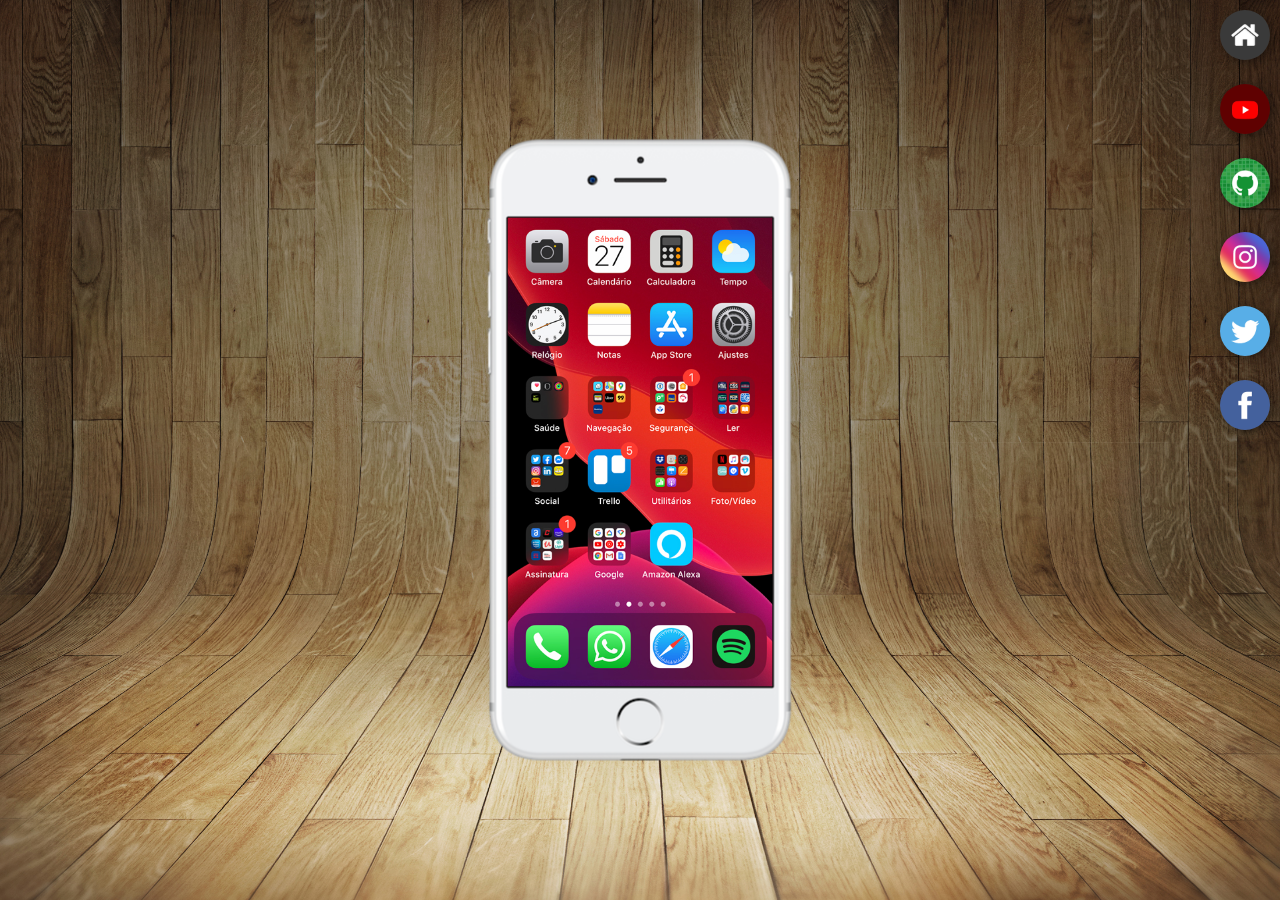
<file: index.html>
<!DOCTYPE html>
<html lang="pt-br">
<head>
    <meta charset="UTF-8">
    <meta http-equiv="X-UA-Compatible" content="IE=edge">
    <meta name="viewport" content="width=device-width, initial-scale=1.0">
    <title>Projeto Redes Sociais</title>
    <link rel="shortcut icon" href="favicon.ico" type="image/x-icon">
    <link rel="stylesheet" href="estilos/style.css">
</head>
<body>
    <main>
        <section id="telefone">
            <iframe src="home.html" name="tela" id="tela" frameborder="0" ></iframe>
            
        </section>
        <section id="redes-sociais">
            <a href="home.html" target="tela"><img src="imagens/logo-home.jpg" alt=""></a><br>
            <a href="youtube.html" target="tela"><img src="imagens/logo-youtube.jpg" alt=""></a><br>
            <a href="github.html" target="tela"><img src="imagens/logo-github.jpg" alt=""></a><br>
            <a href="instagram.html" target="tela"><img src="imagens/logo-instagram.jpg" alt=""></a><br>
            <a href="twitter.html" target="tela"><img src="imagens/logo-twitter.jpg" alt=""></a><br>
            <a href="facebook.html" target="tela"><img src="imagens/logo-facebook.jpg" alt=""></a>
        </section>
    </main>
</body>
</html>
</file>
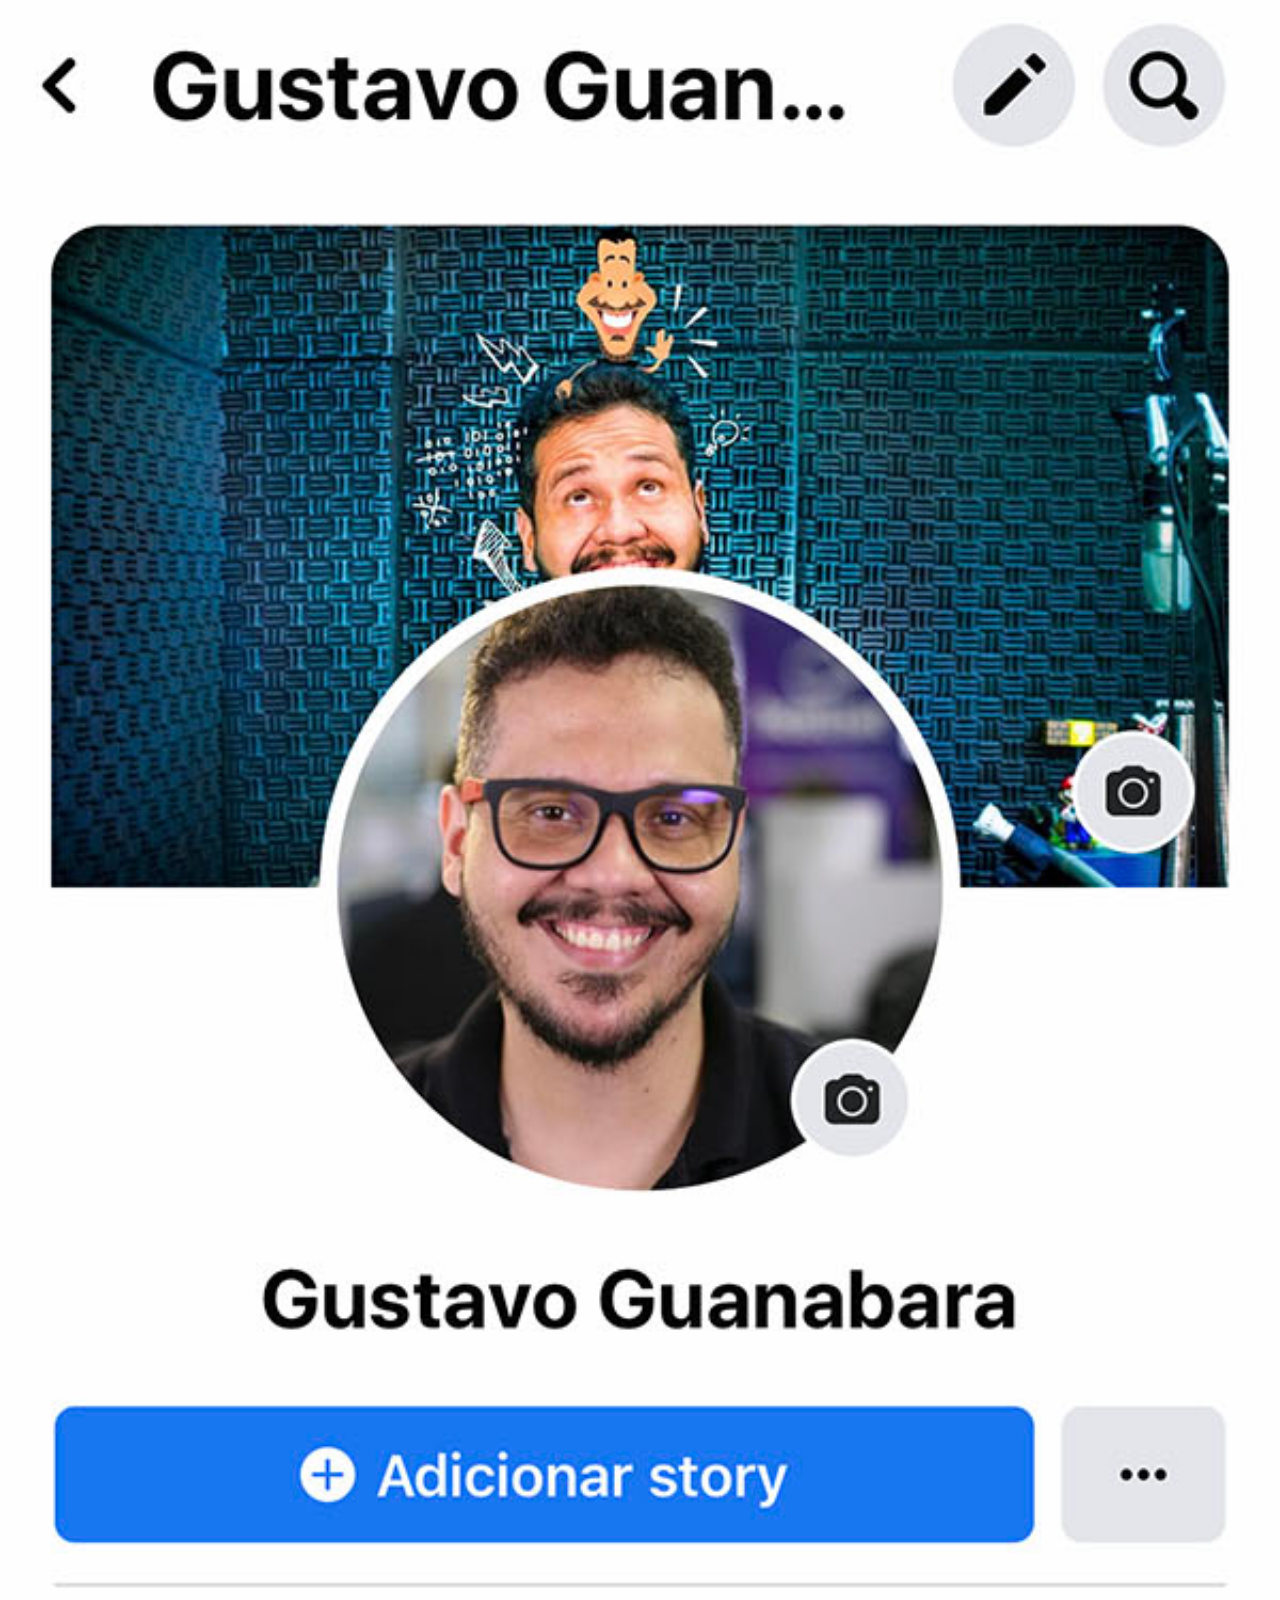
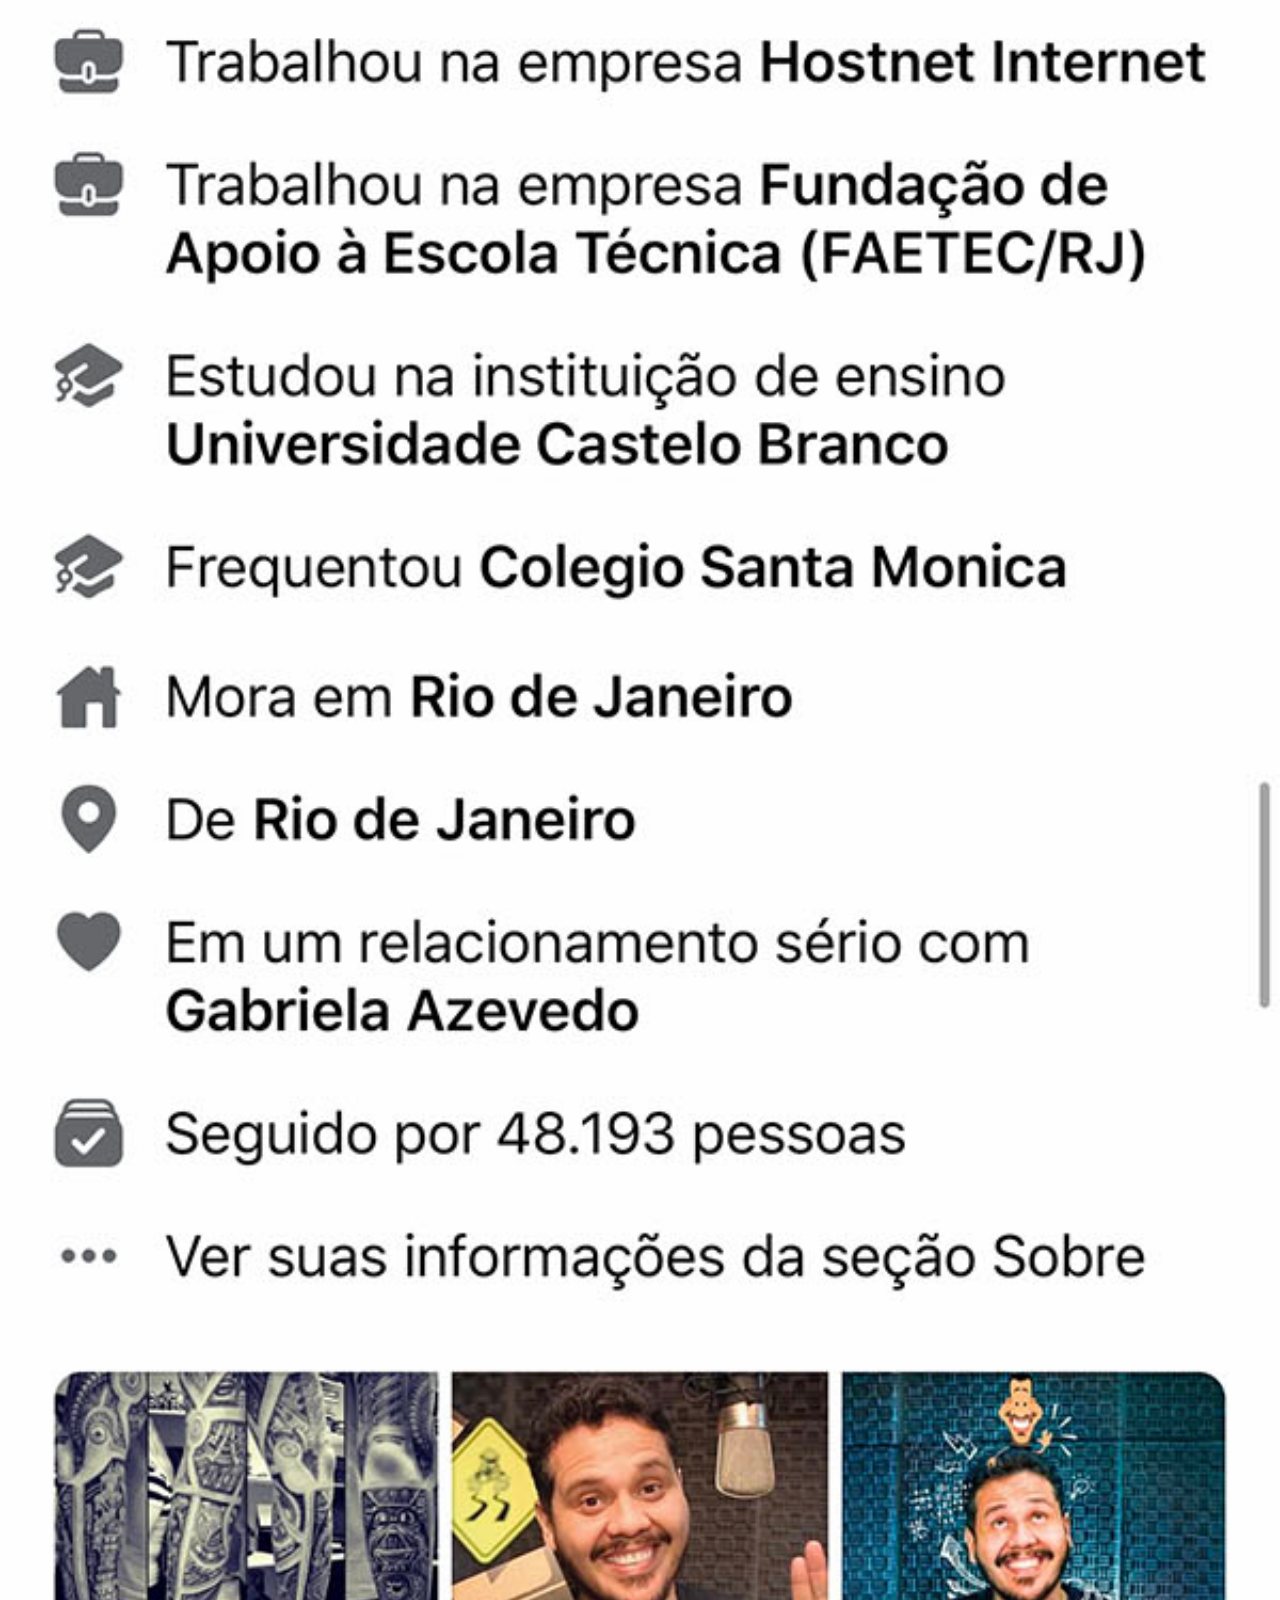
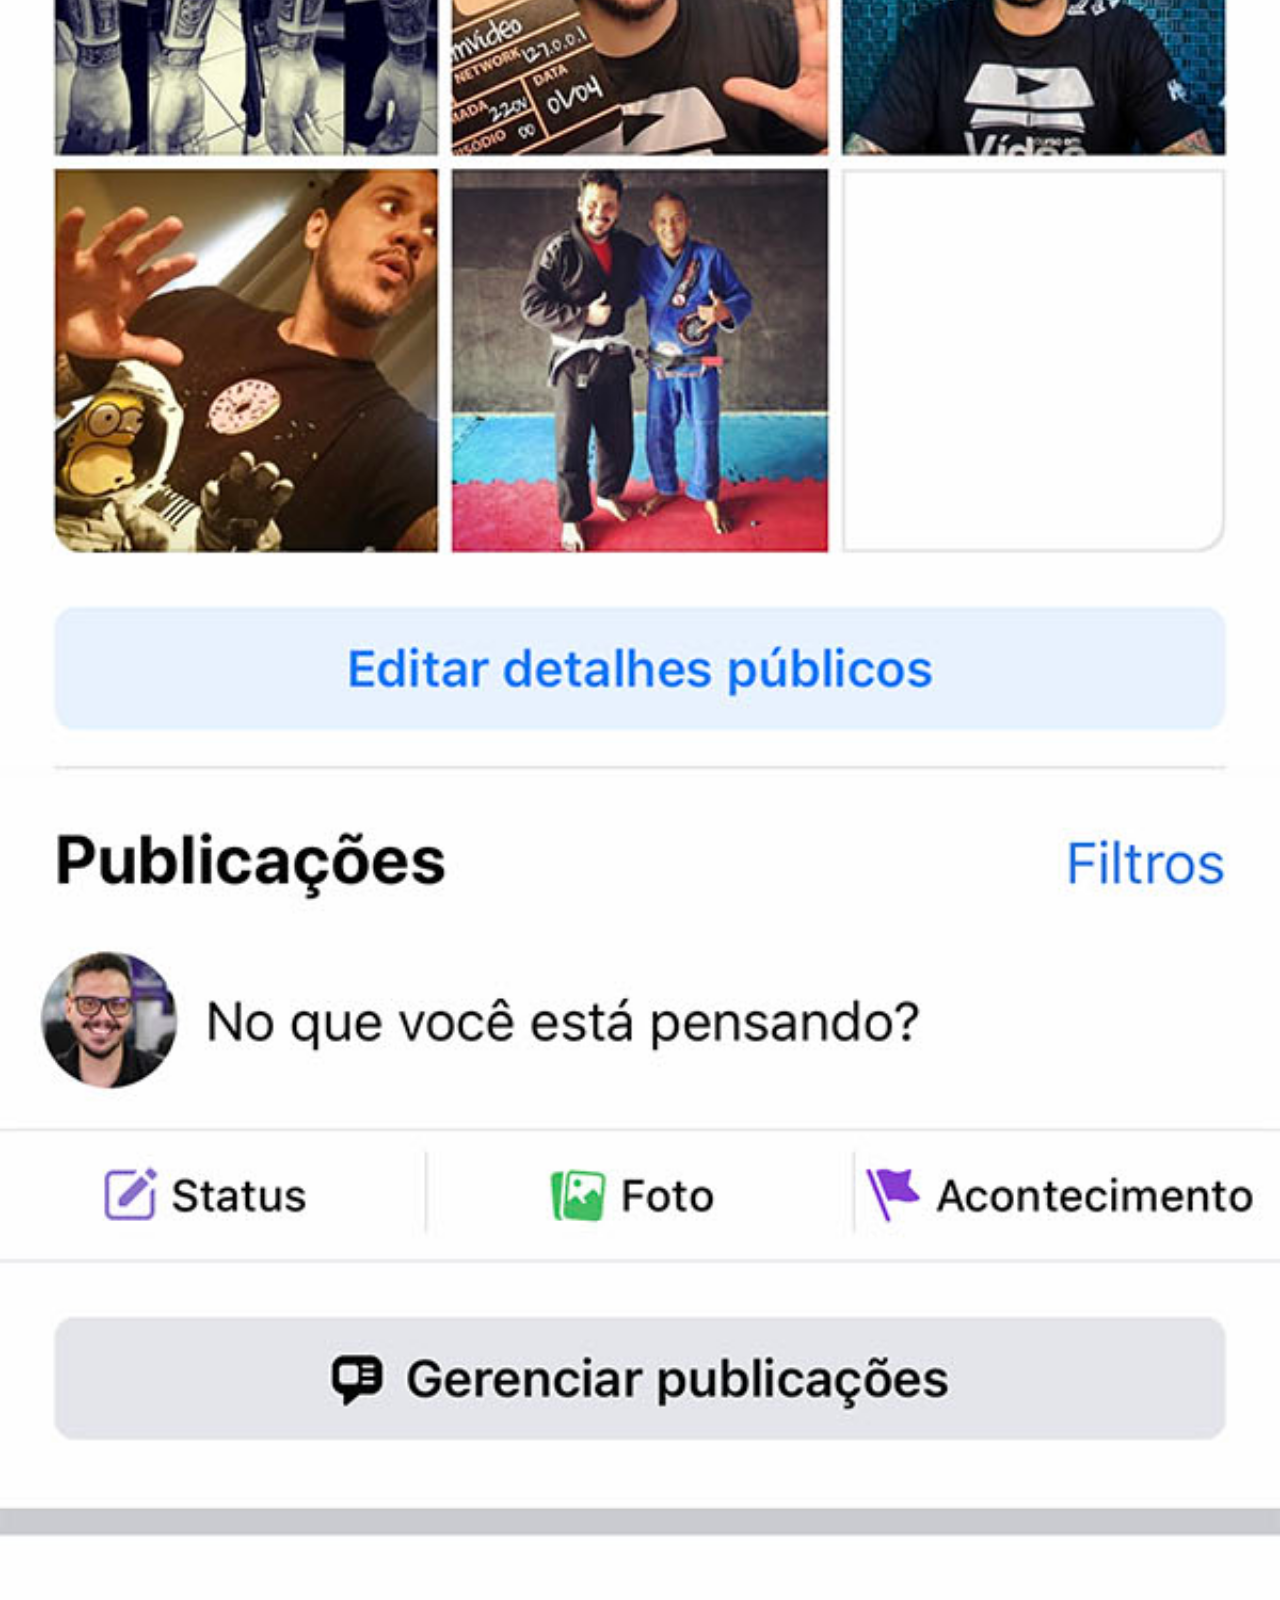
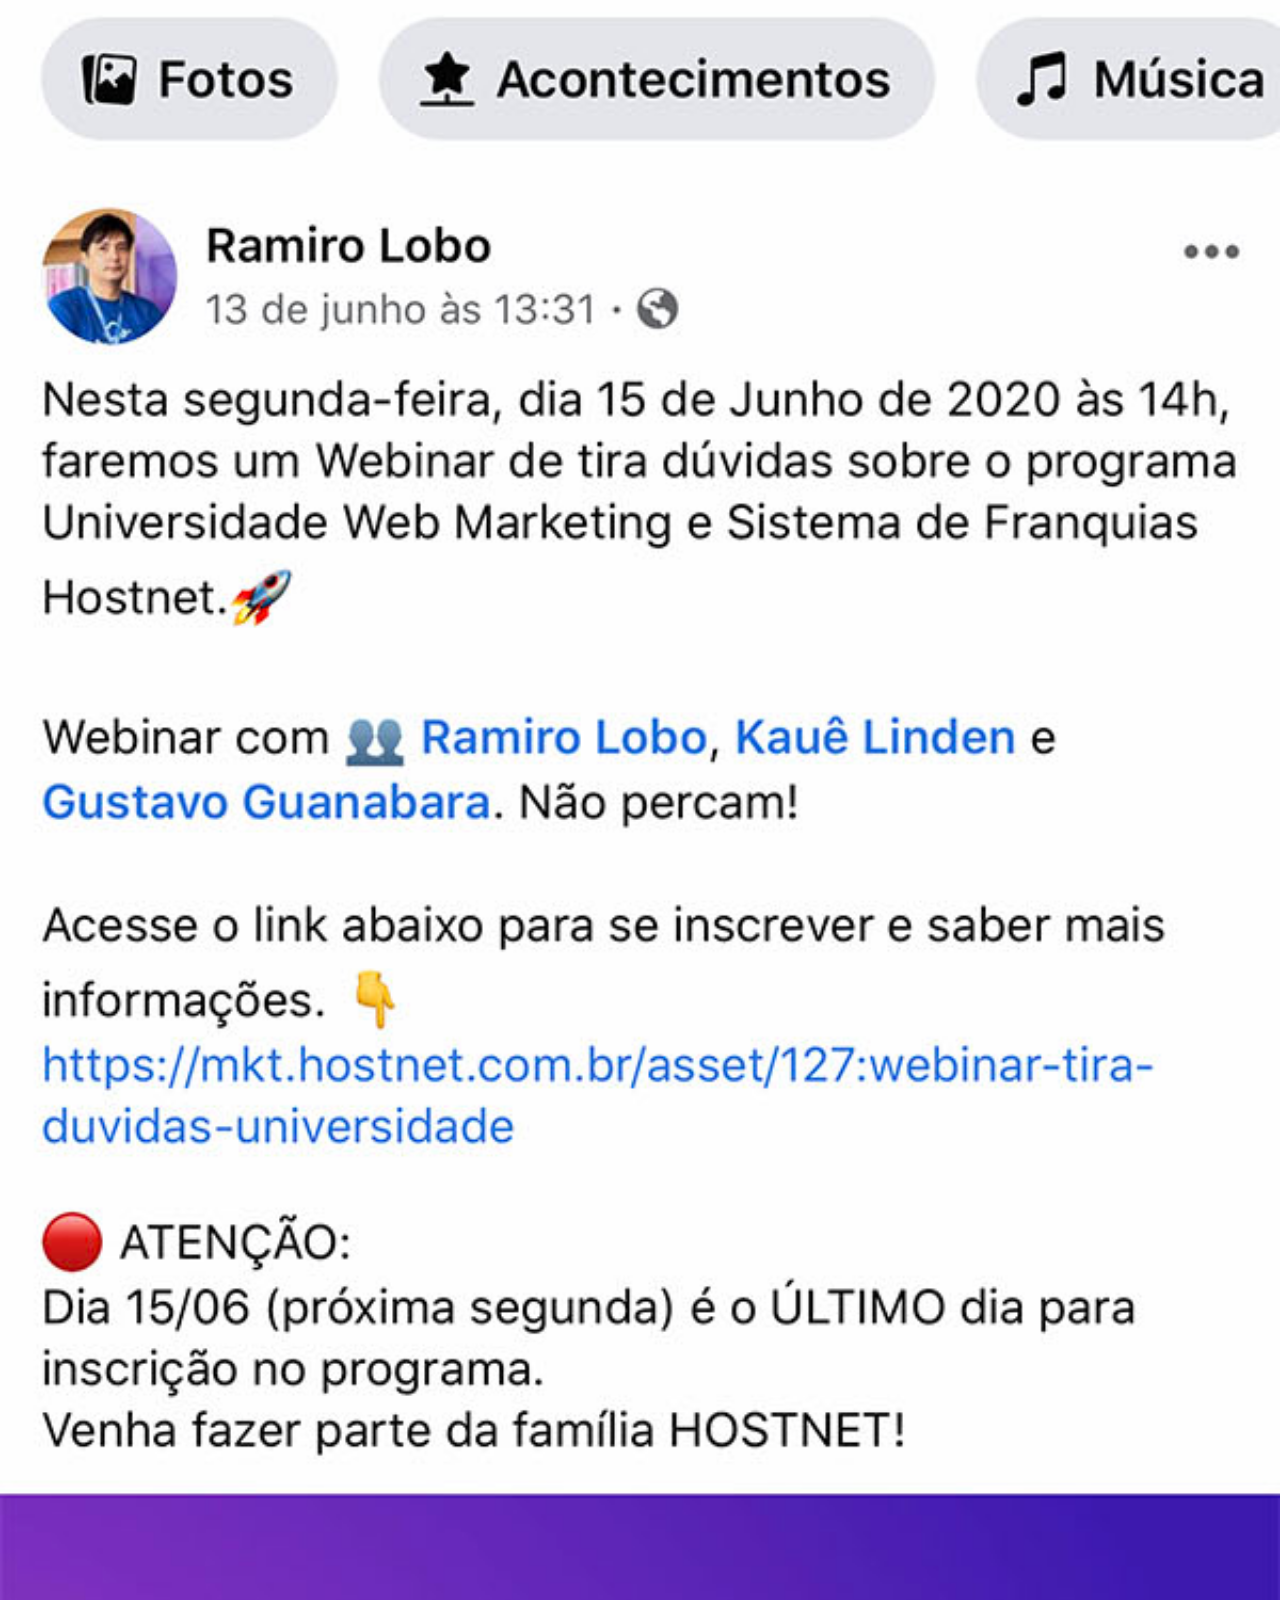
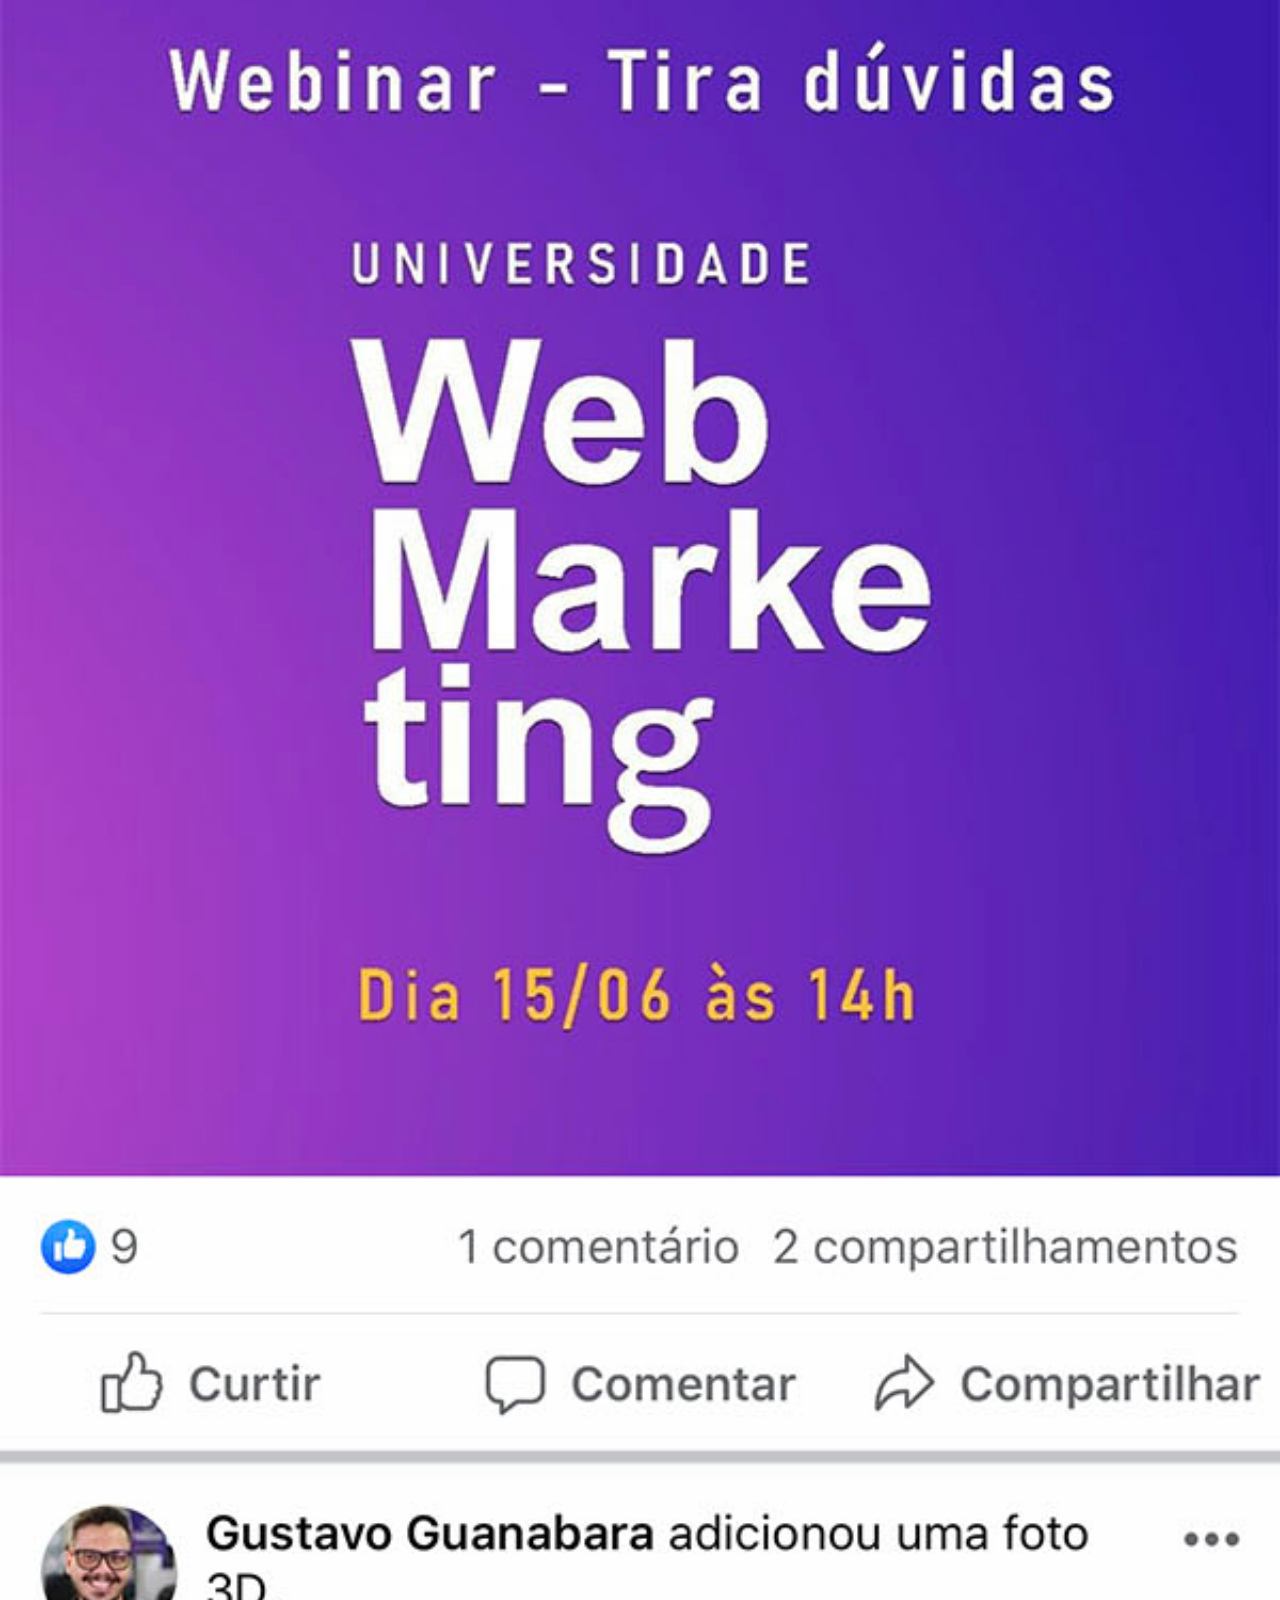
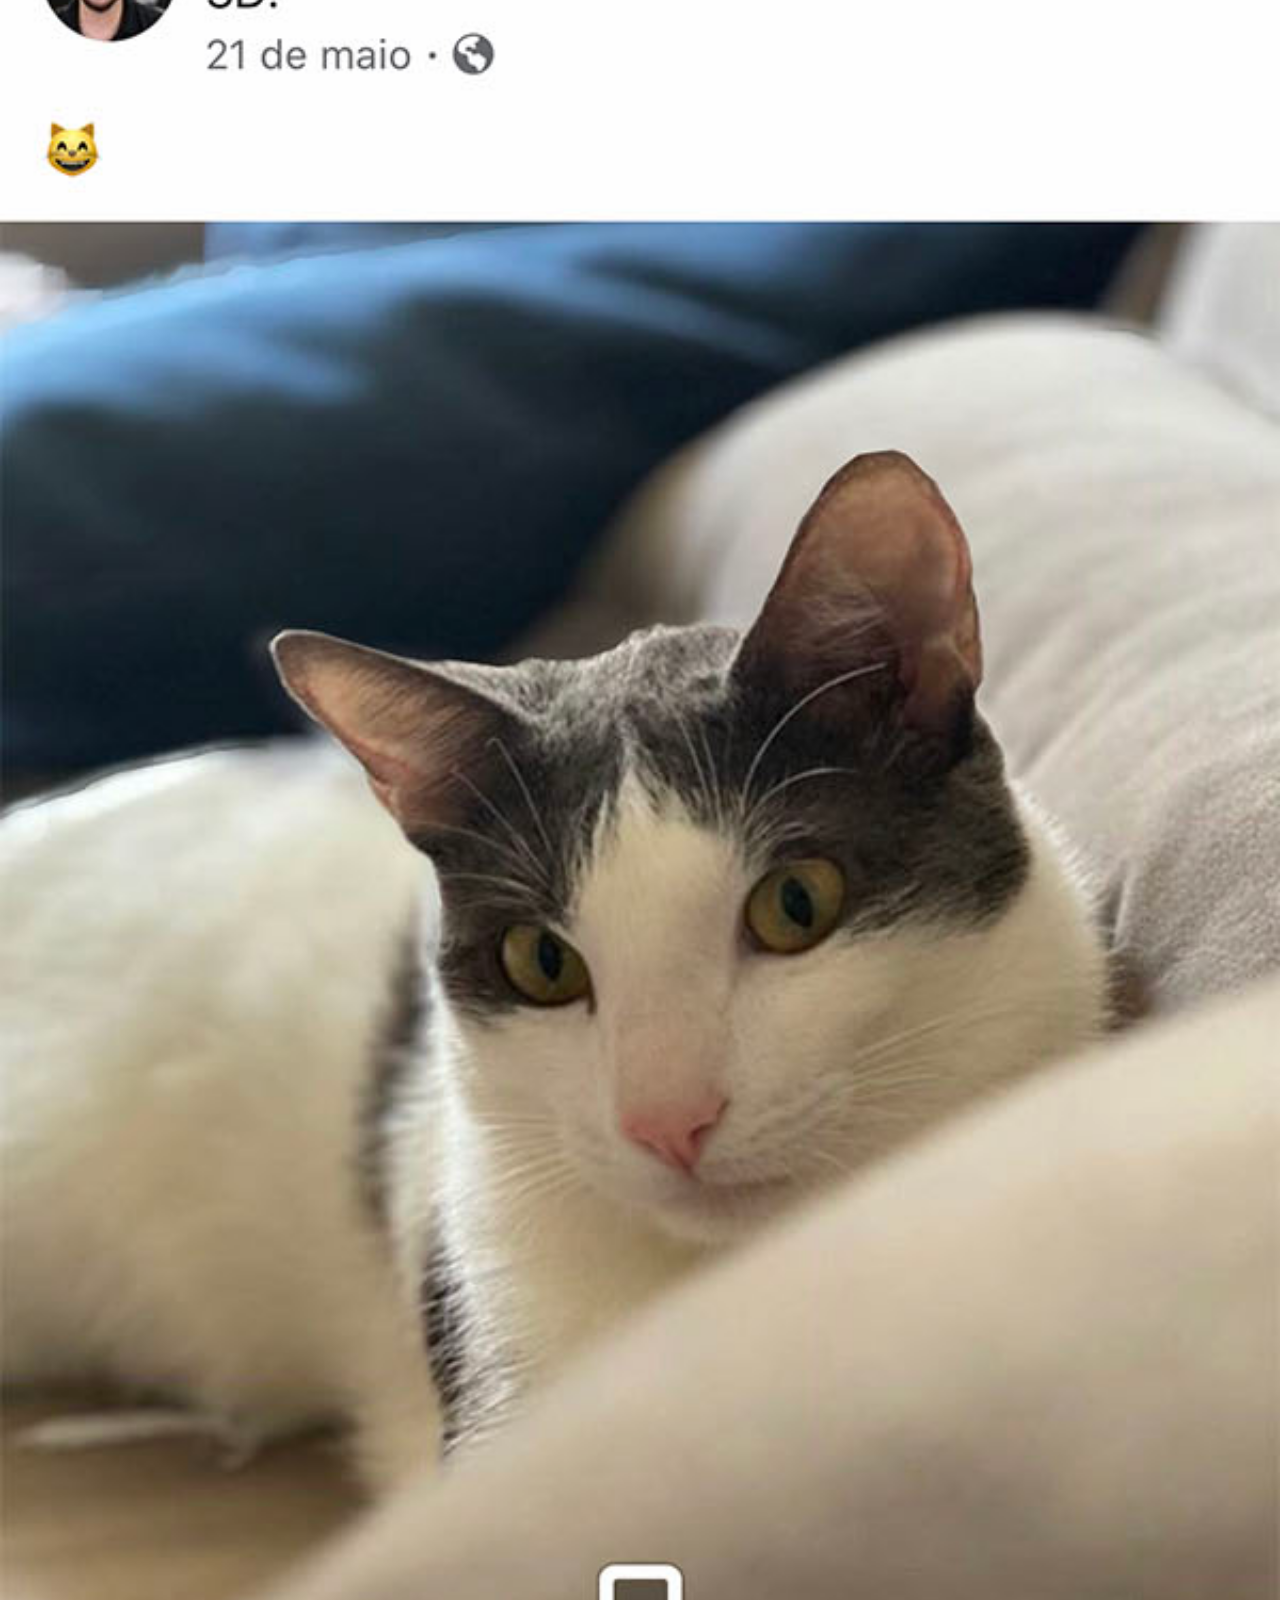
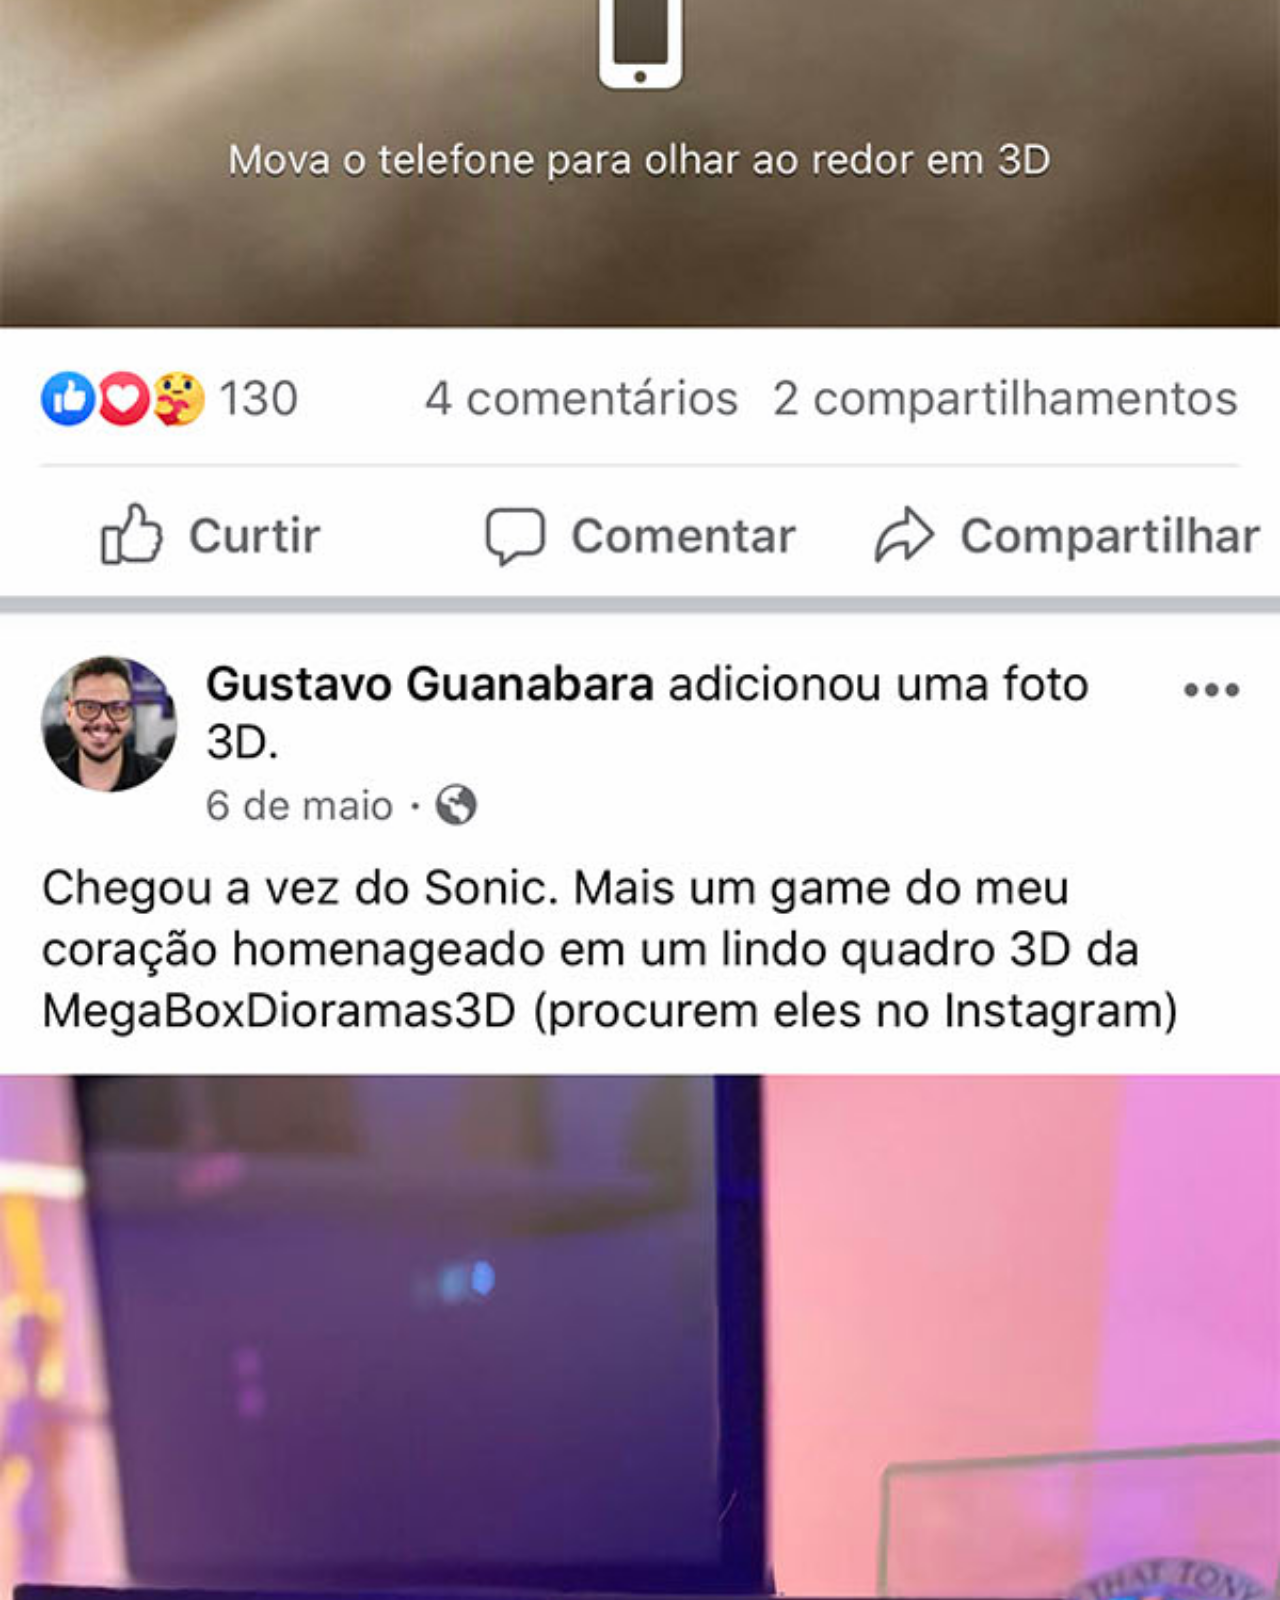
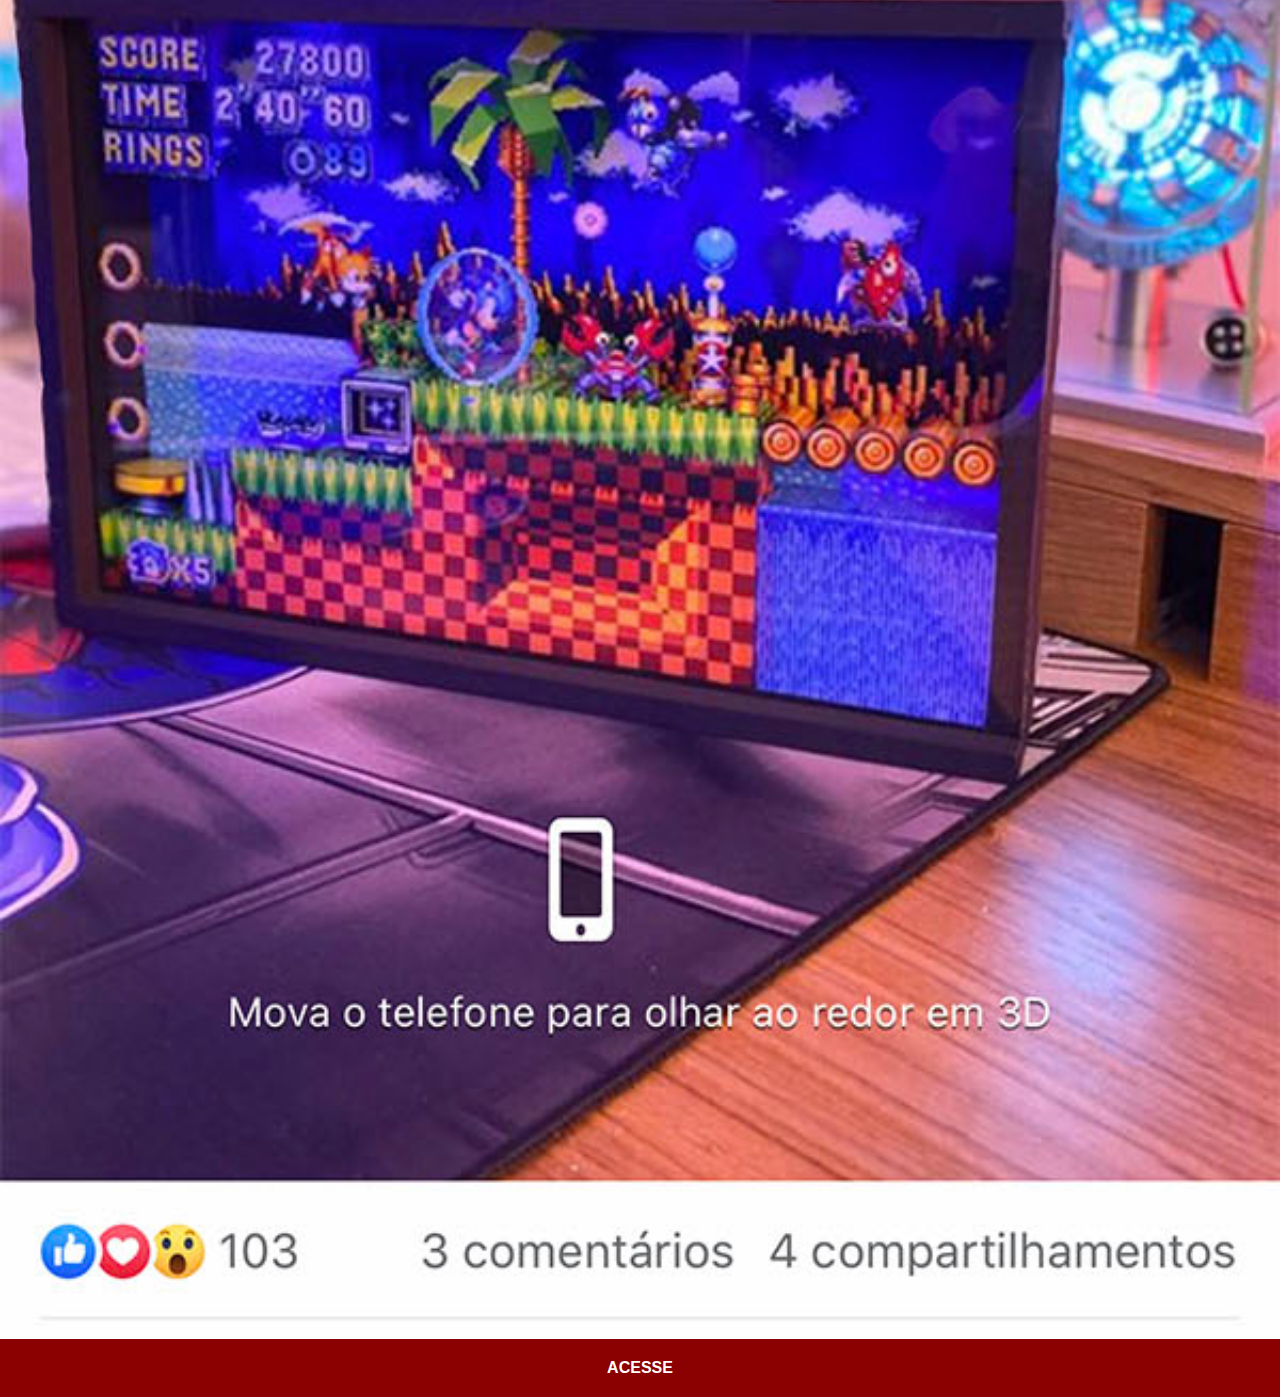
<file: facebook.html>
<!DOCTYPE html>
<html lang="pt-br">
<head>
    <meta charset="UTF-8">
    <meta http-equiv="X-UA-Compatible" content="IE=edge">
    <meta name="viewport" content="width=device-width, initial-scale=1.0">
    <title>Document</title>
    <link rel="stylesheet" href="estilos/social.css">
</head>
<body>
    <img src="imagens/tela-facebook.jpg" alt="facebook">
    <a href="https://www.facebook.com/" target="_blank">ACESSE</a>
</body>
</html>
</file>
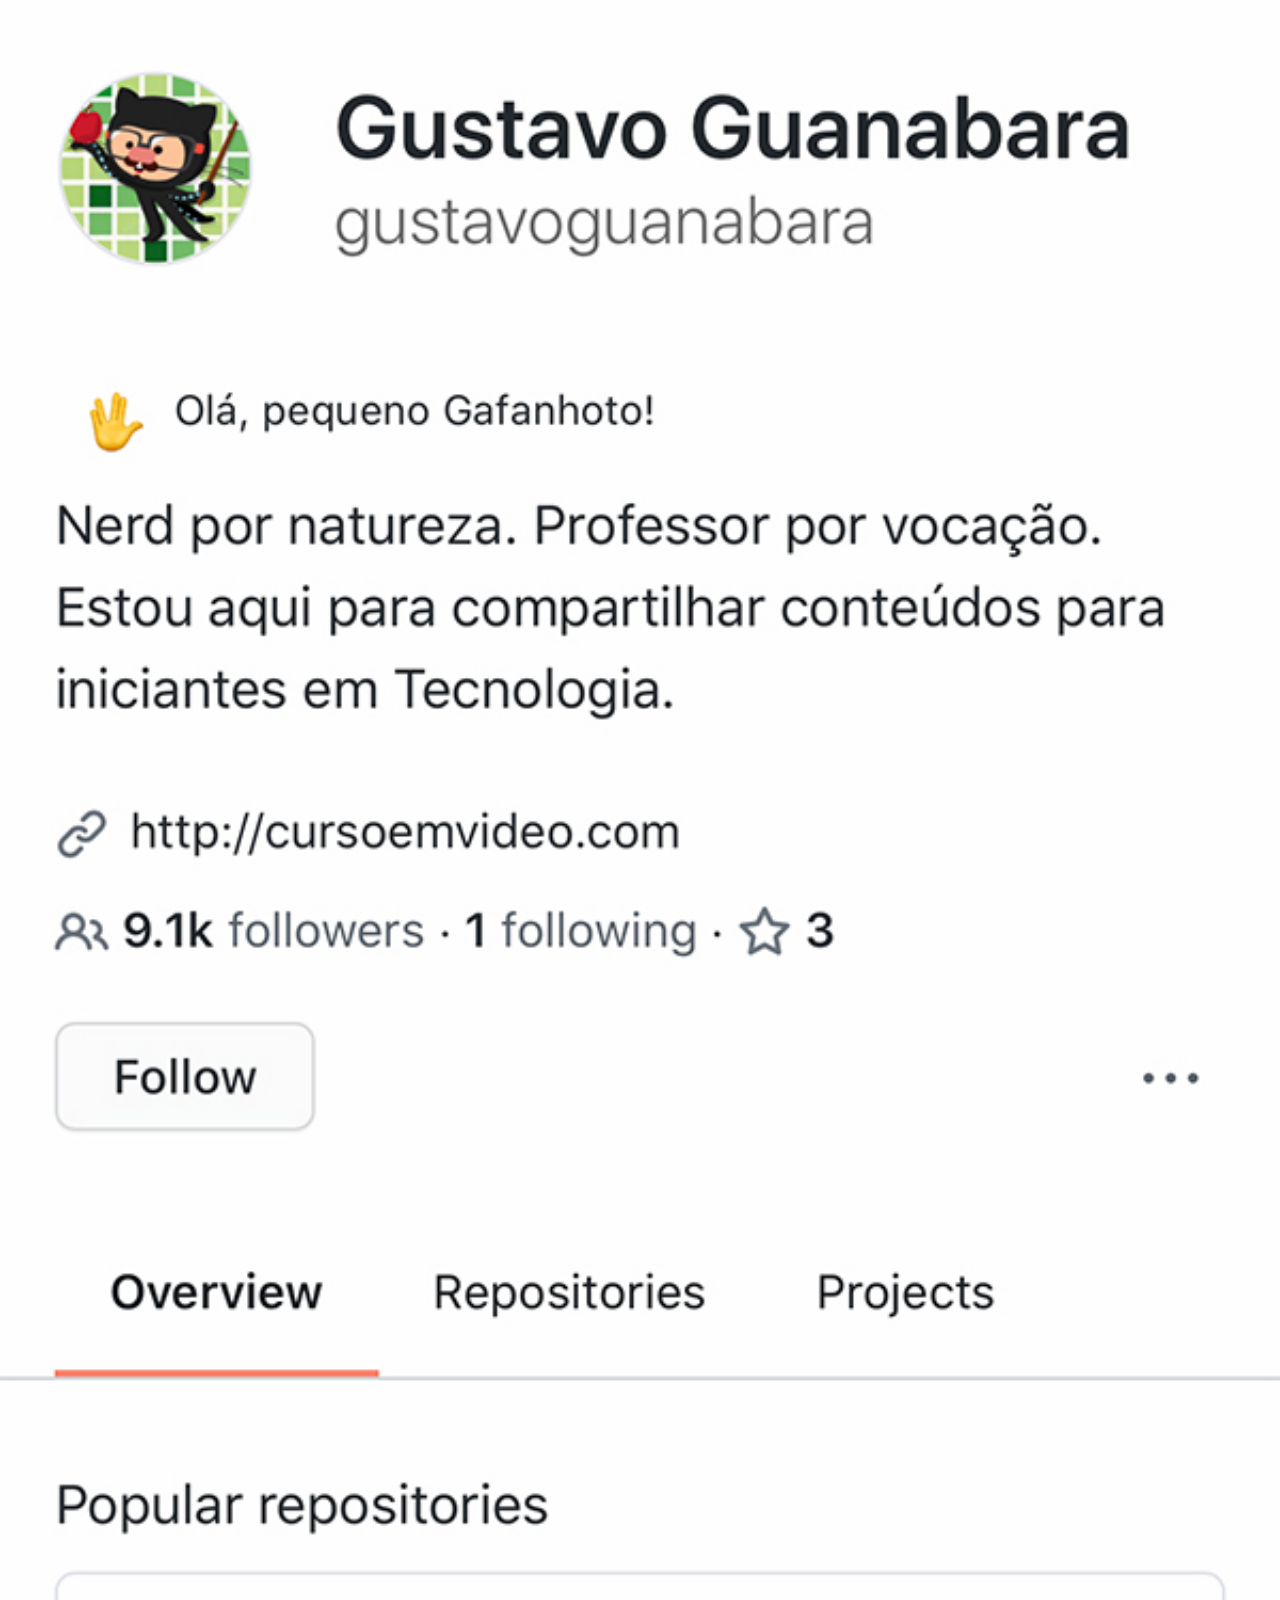
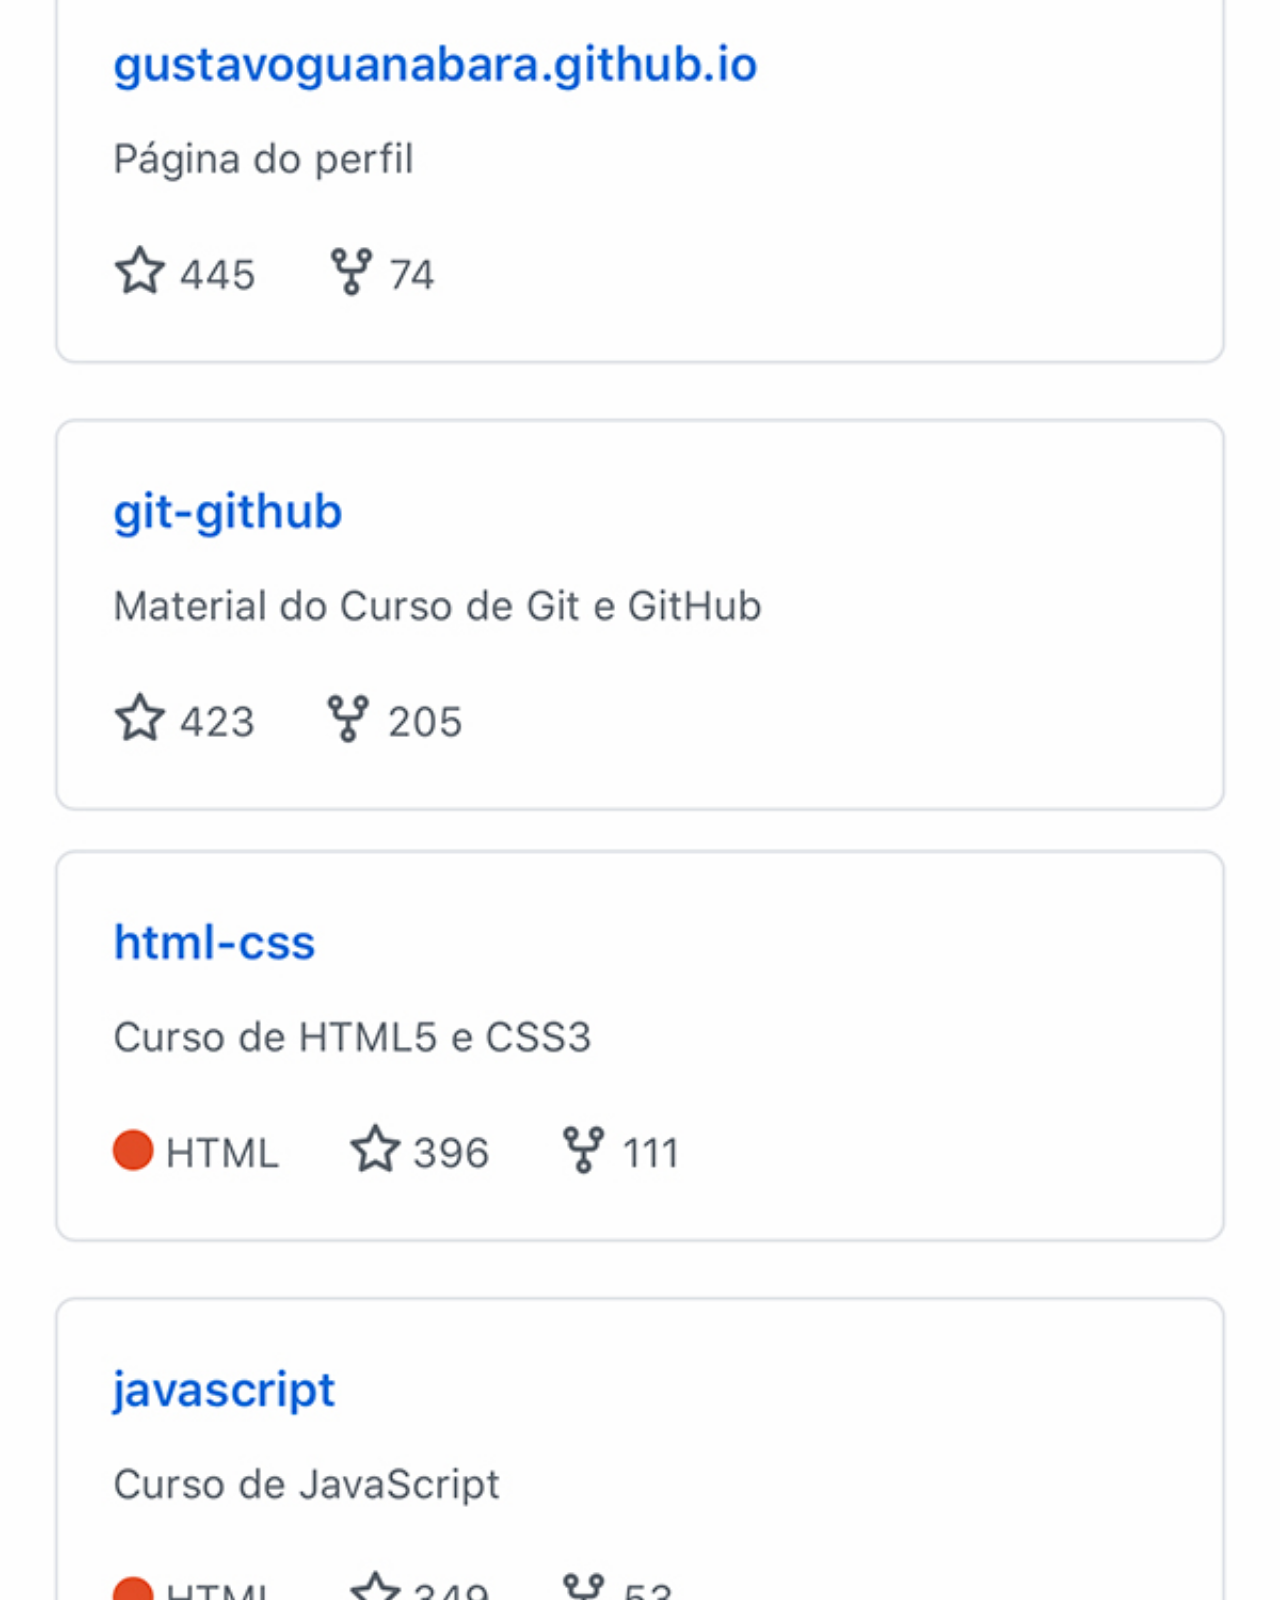
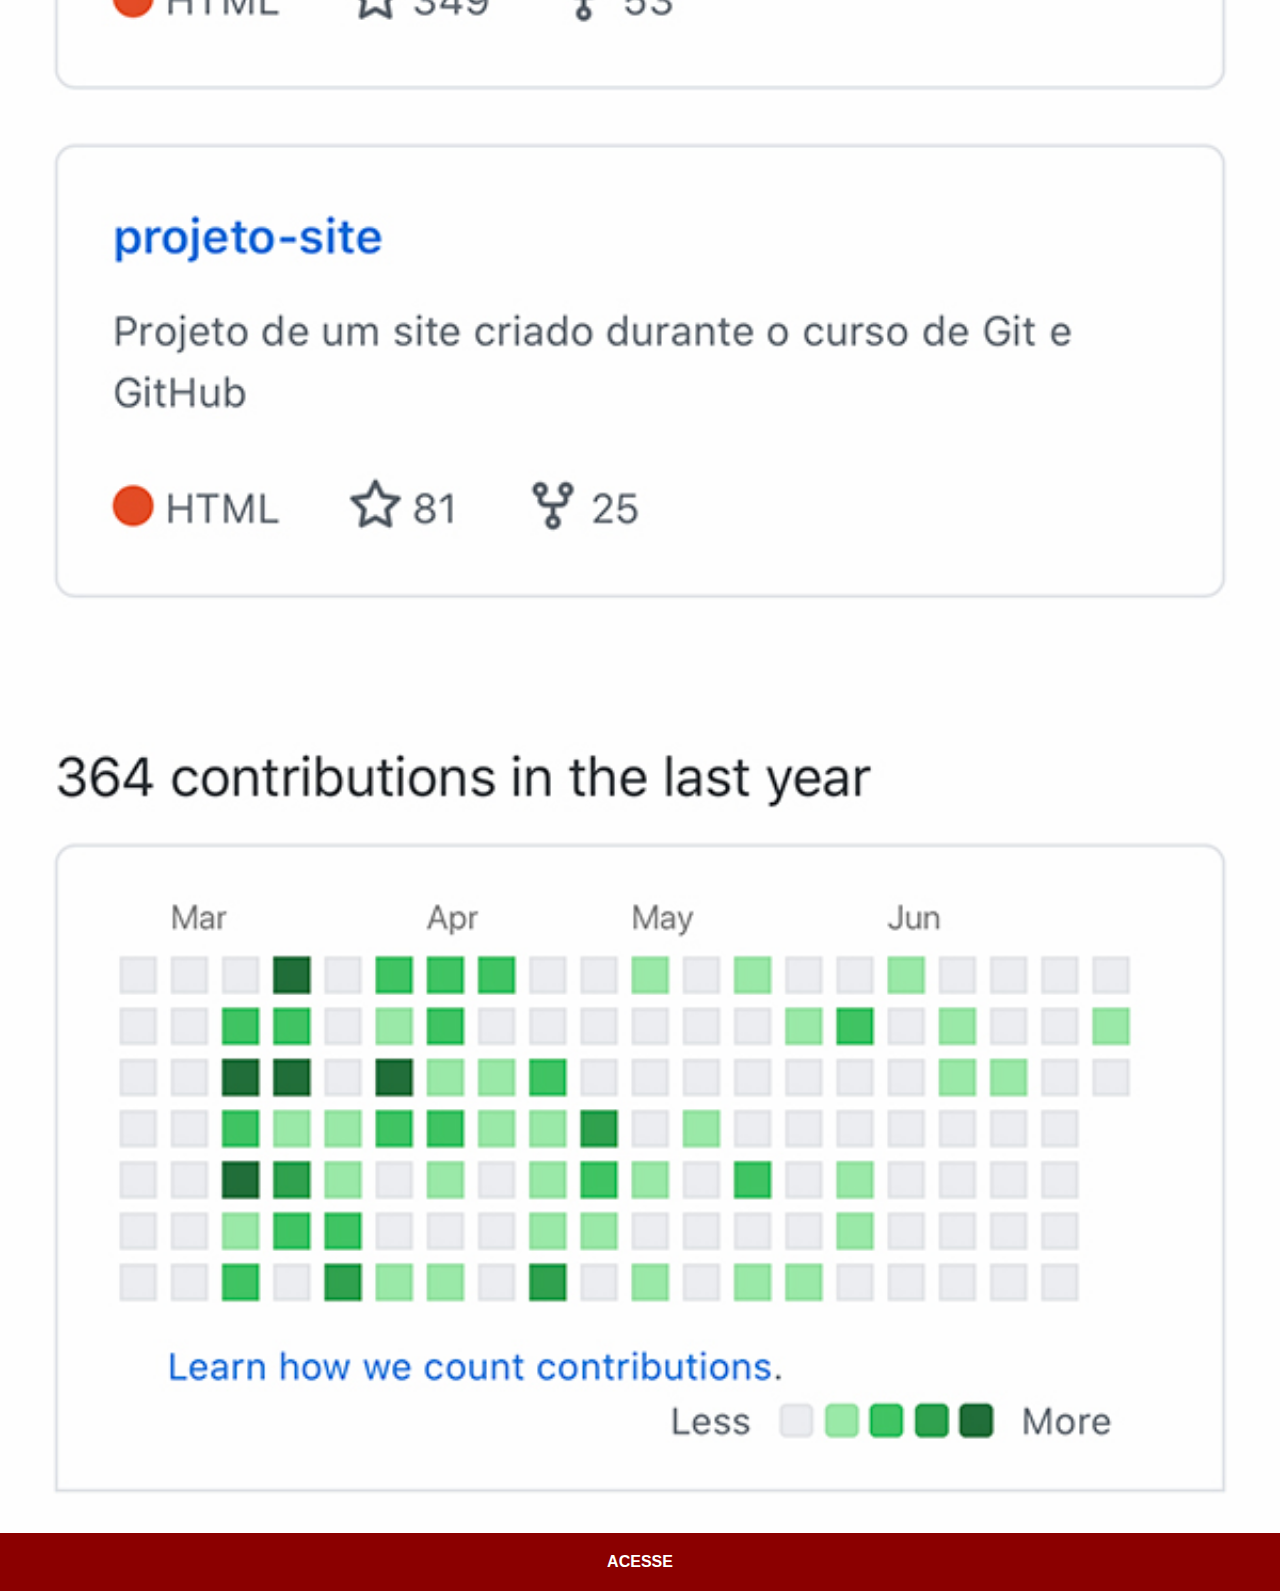
<file: github.html>
<!DOCTYPE html>
<html lang="pt-br">
<head>
    <meta charset="UTF-8">
    <meta http-equiv="X-UA-Compatible" content="IE=edge">
    <meta name="viewport" content="width=device-width, initial-scale=1.0">
    <title>Document</title>
    <link rel="stylesheet" href="estilos/social.css">
</head>
<body>
    <img src="imagens/tela-github.jpg" alt="GitHub">
    <a href="https://github.com/Johnny-DF26" target="_blank">ACESSE</a>
</body>
</html>
</file>
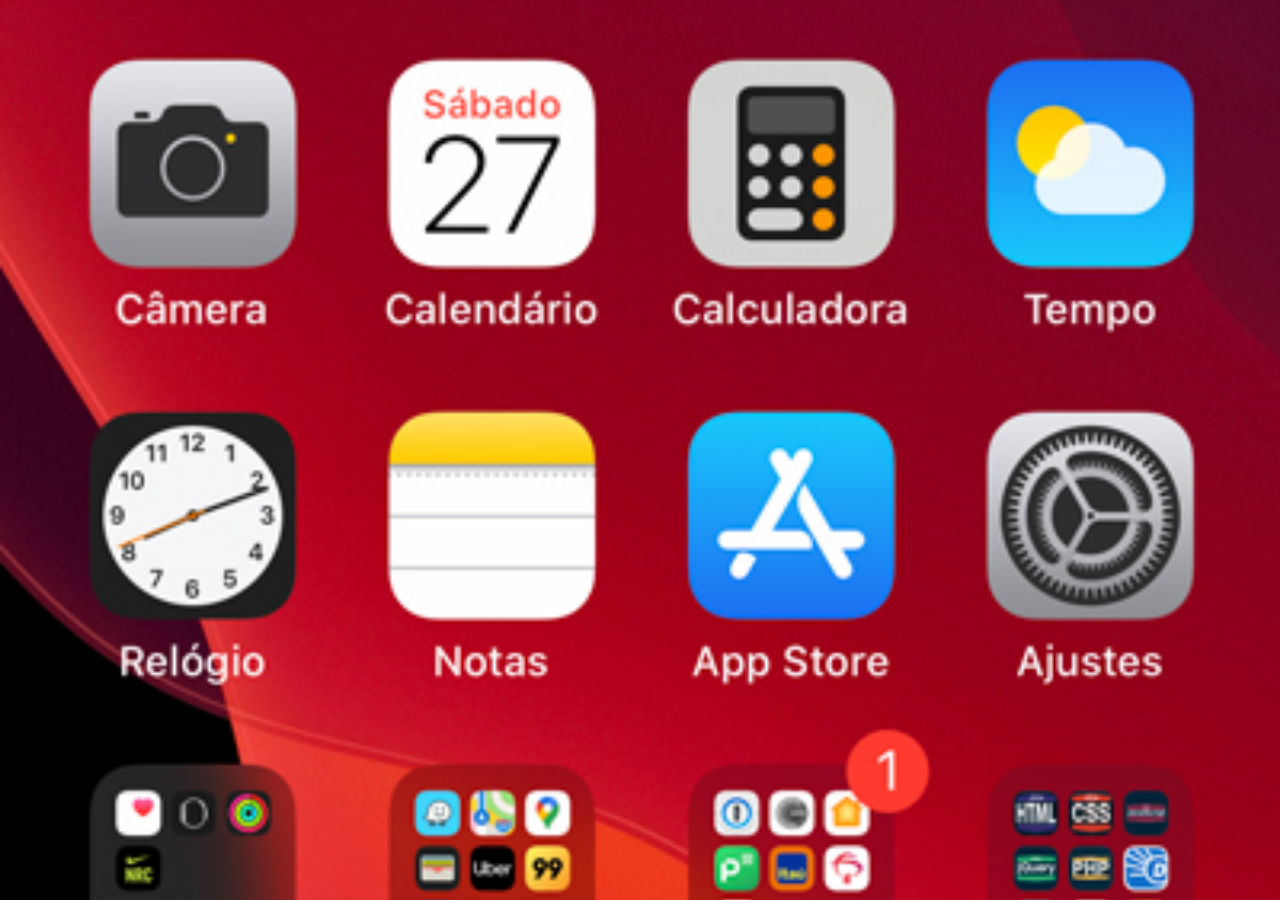
<file: home.html>
<!DOCTYPE html>
<html lang="pt-br">
<head>
    <meta charset="UTF-8">
    <meta http-equiv="X-UA-Compatible" content="IE=edge">
    <meta name="viewport" content="width=device-width, initial-scale=1.0">
    <title>Home</title>
</head>
<style>
    * {
        margin: 0px;
        padding: 0px;
    }

    body { 
        width: 100vw;
        height: 100vh;
        background:  black url(imagens/tela-home.jpg) no-repeat top center;
        background-size: cover;
    }
</style>
<body>
    
</body>
</html>
</file>
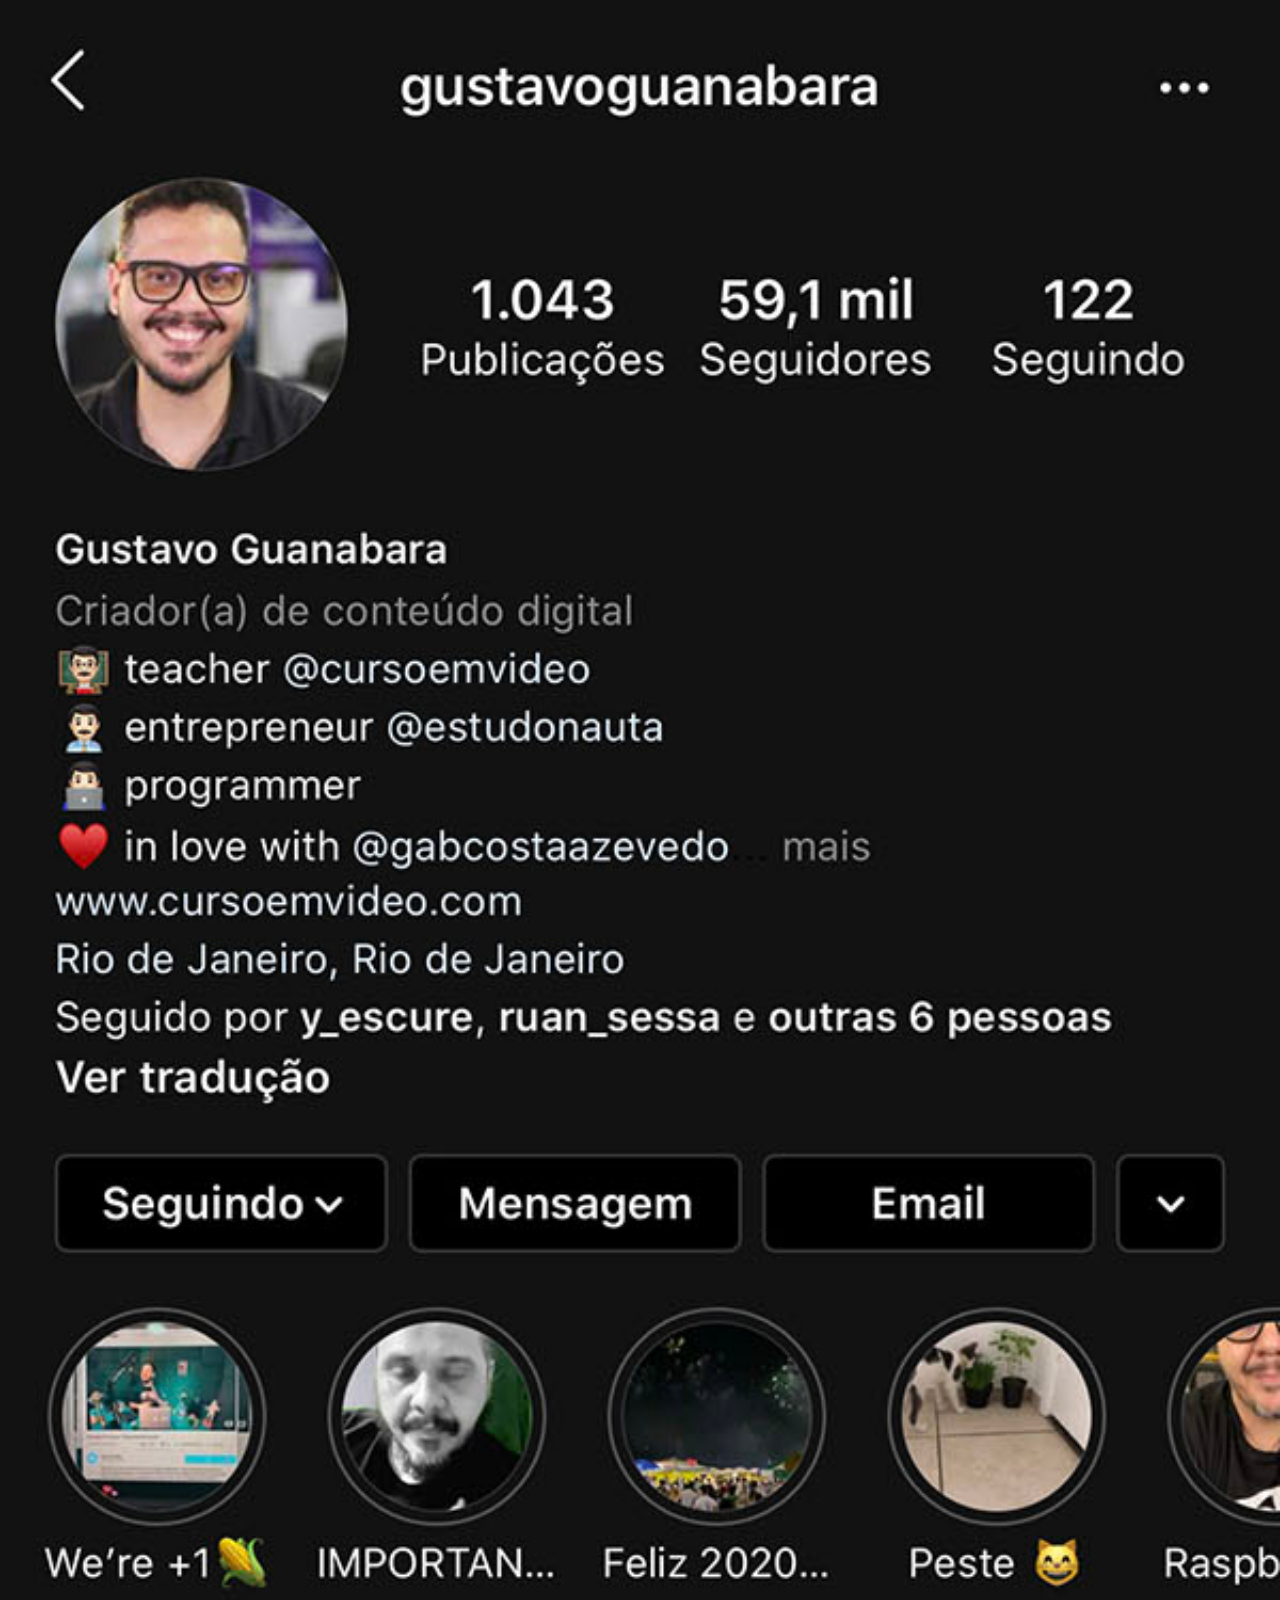
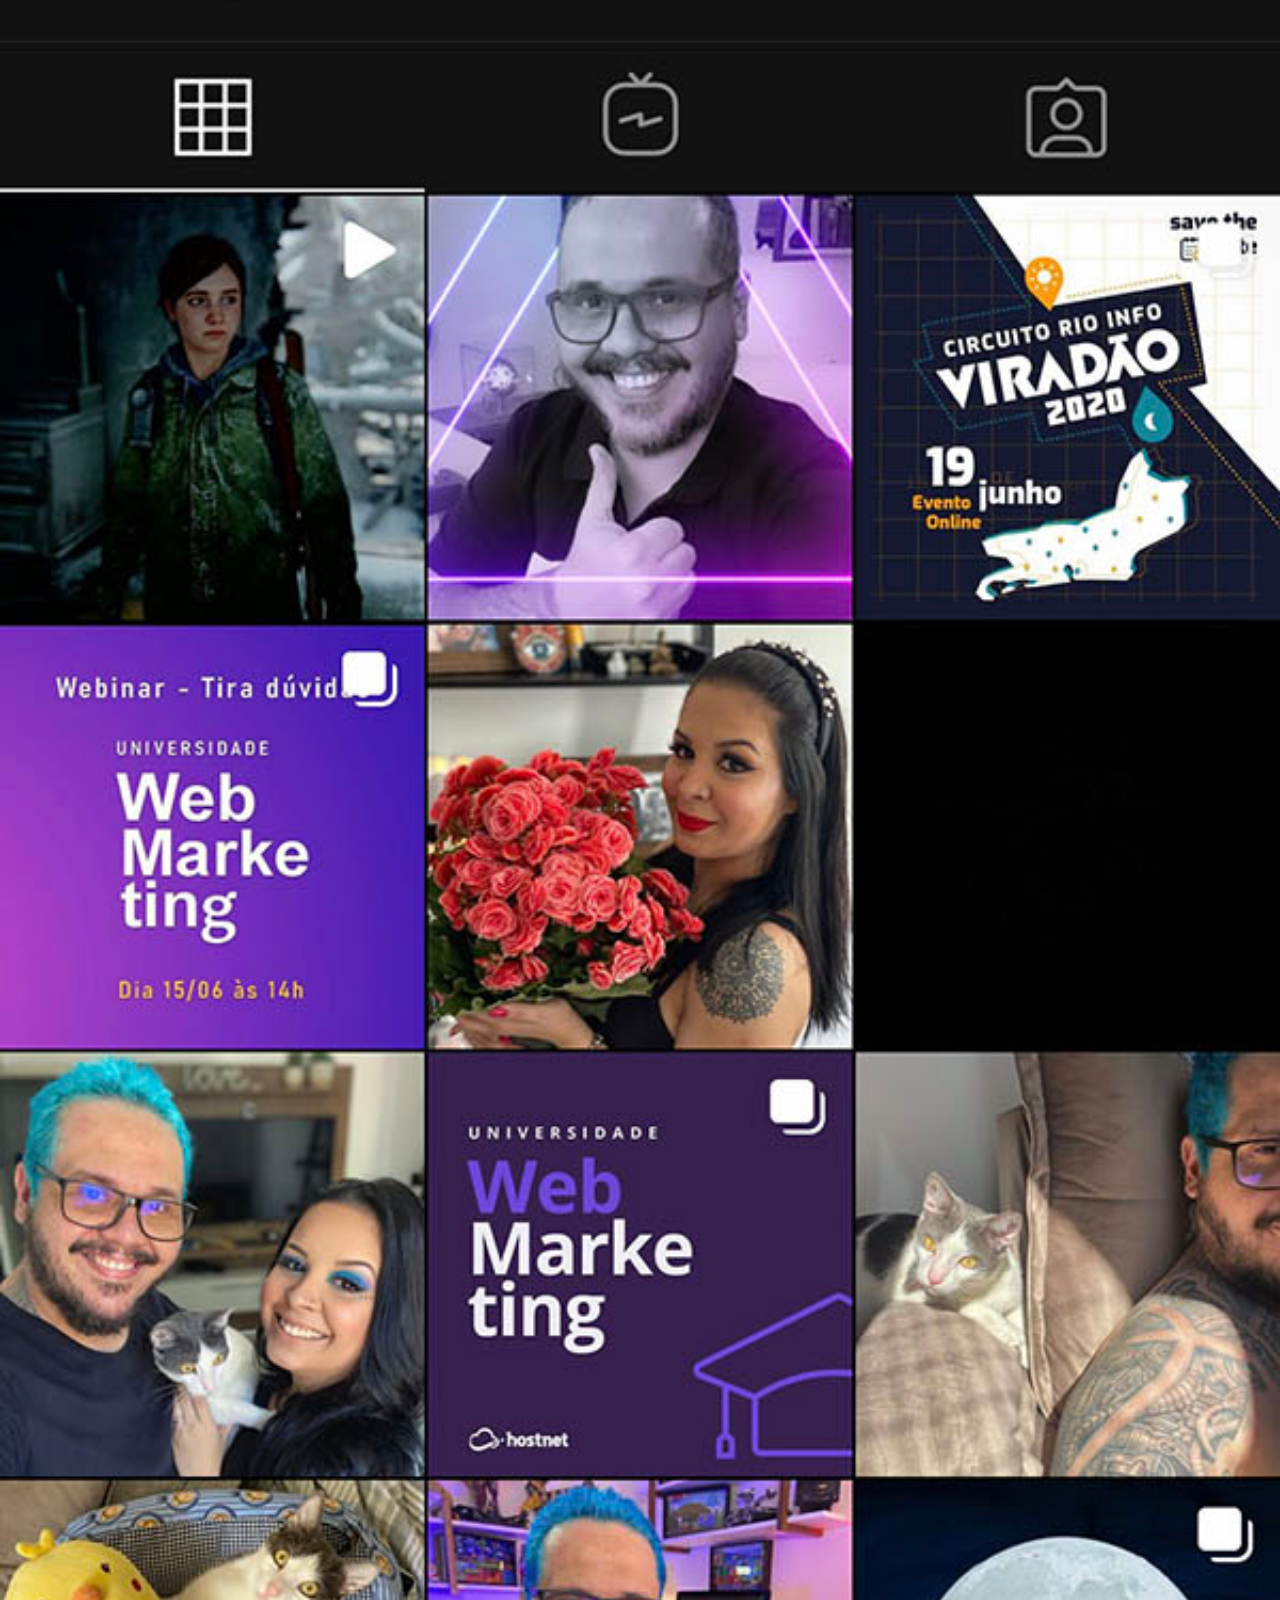
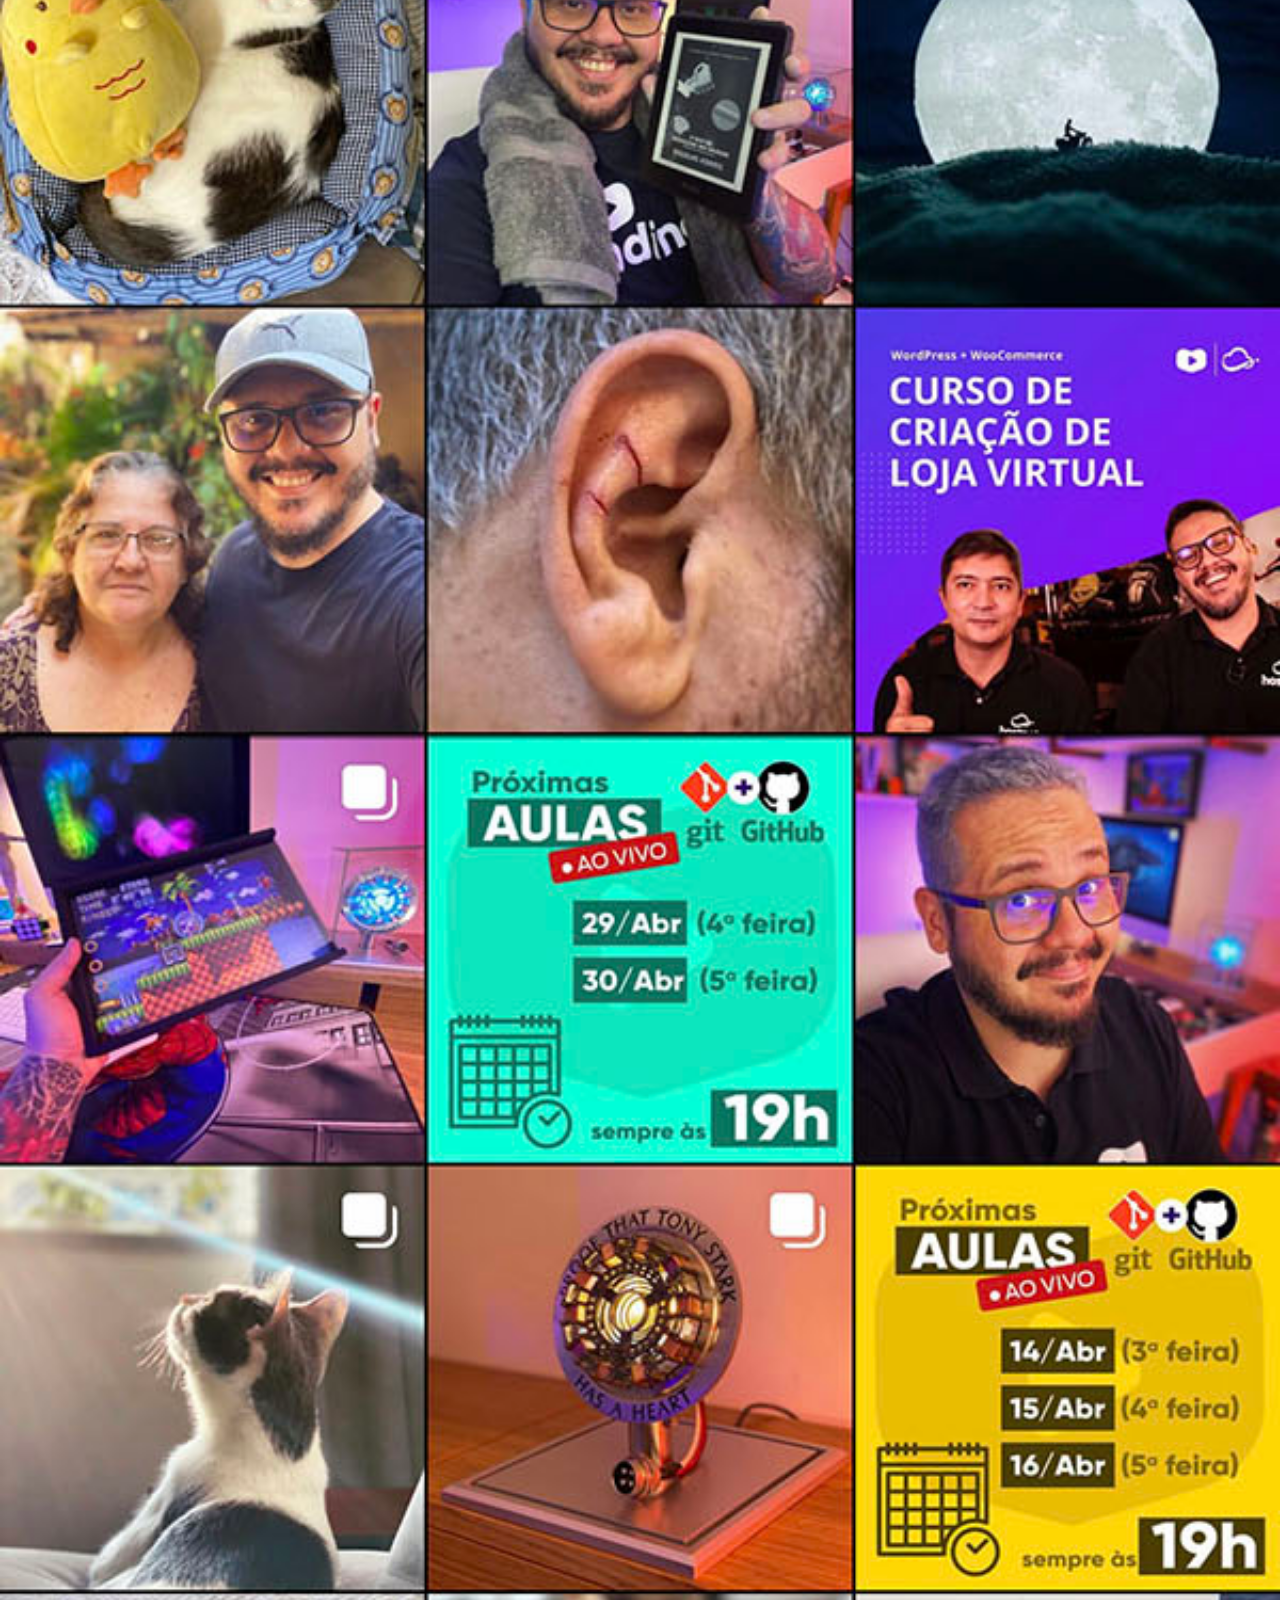
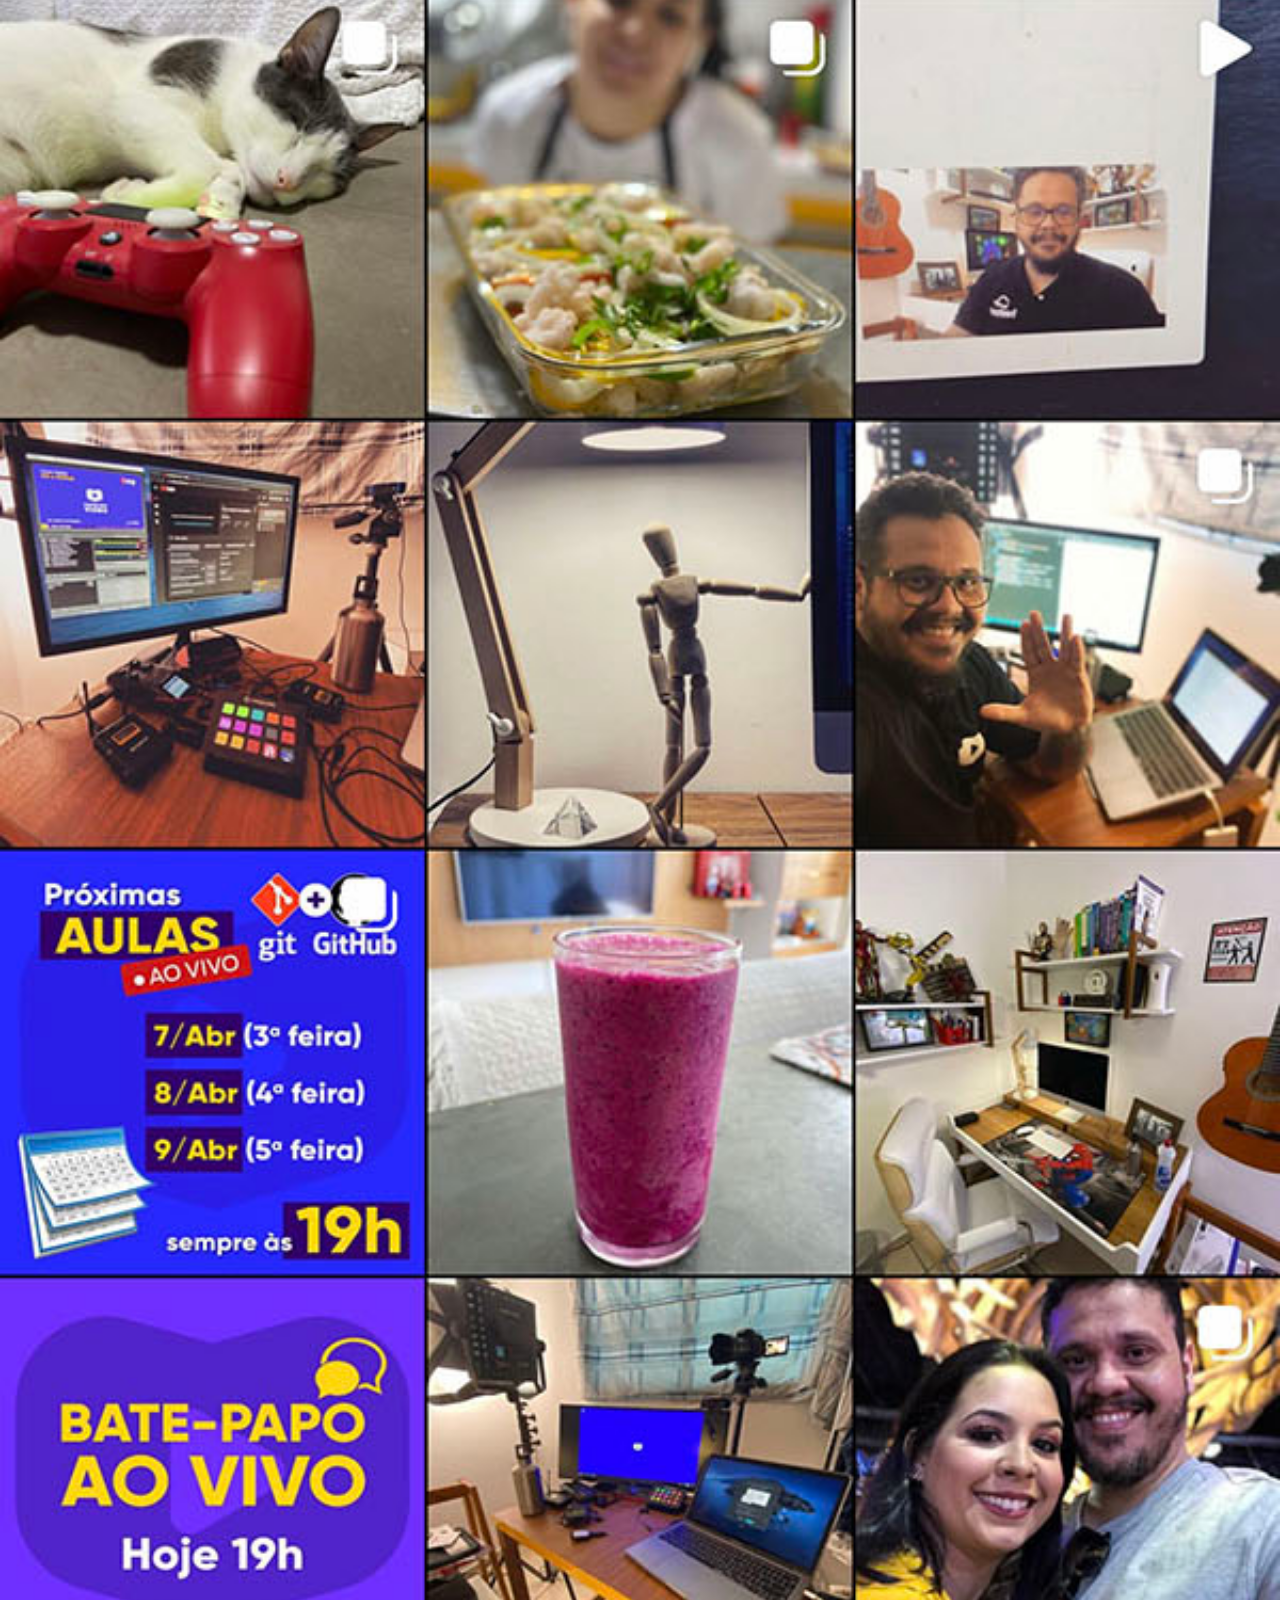
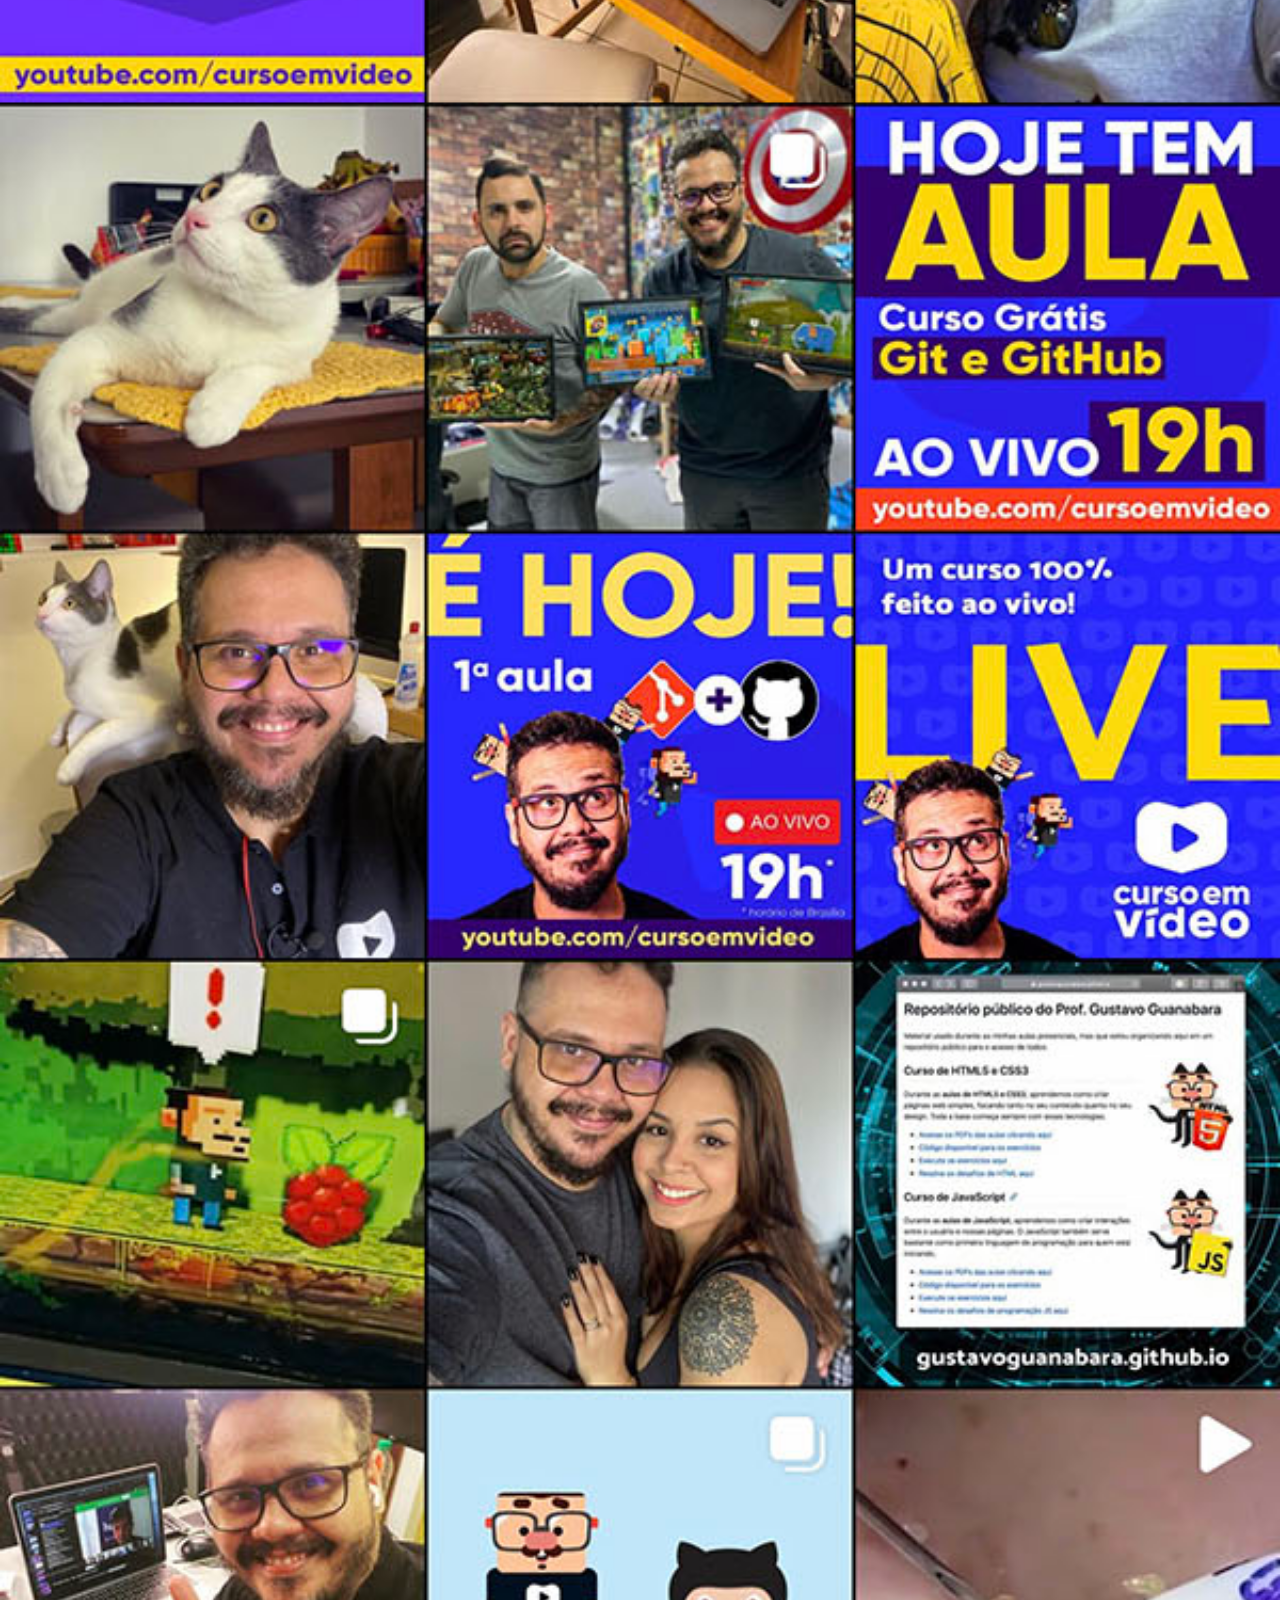
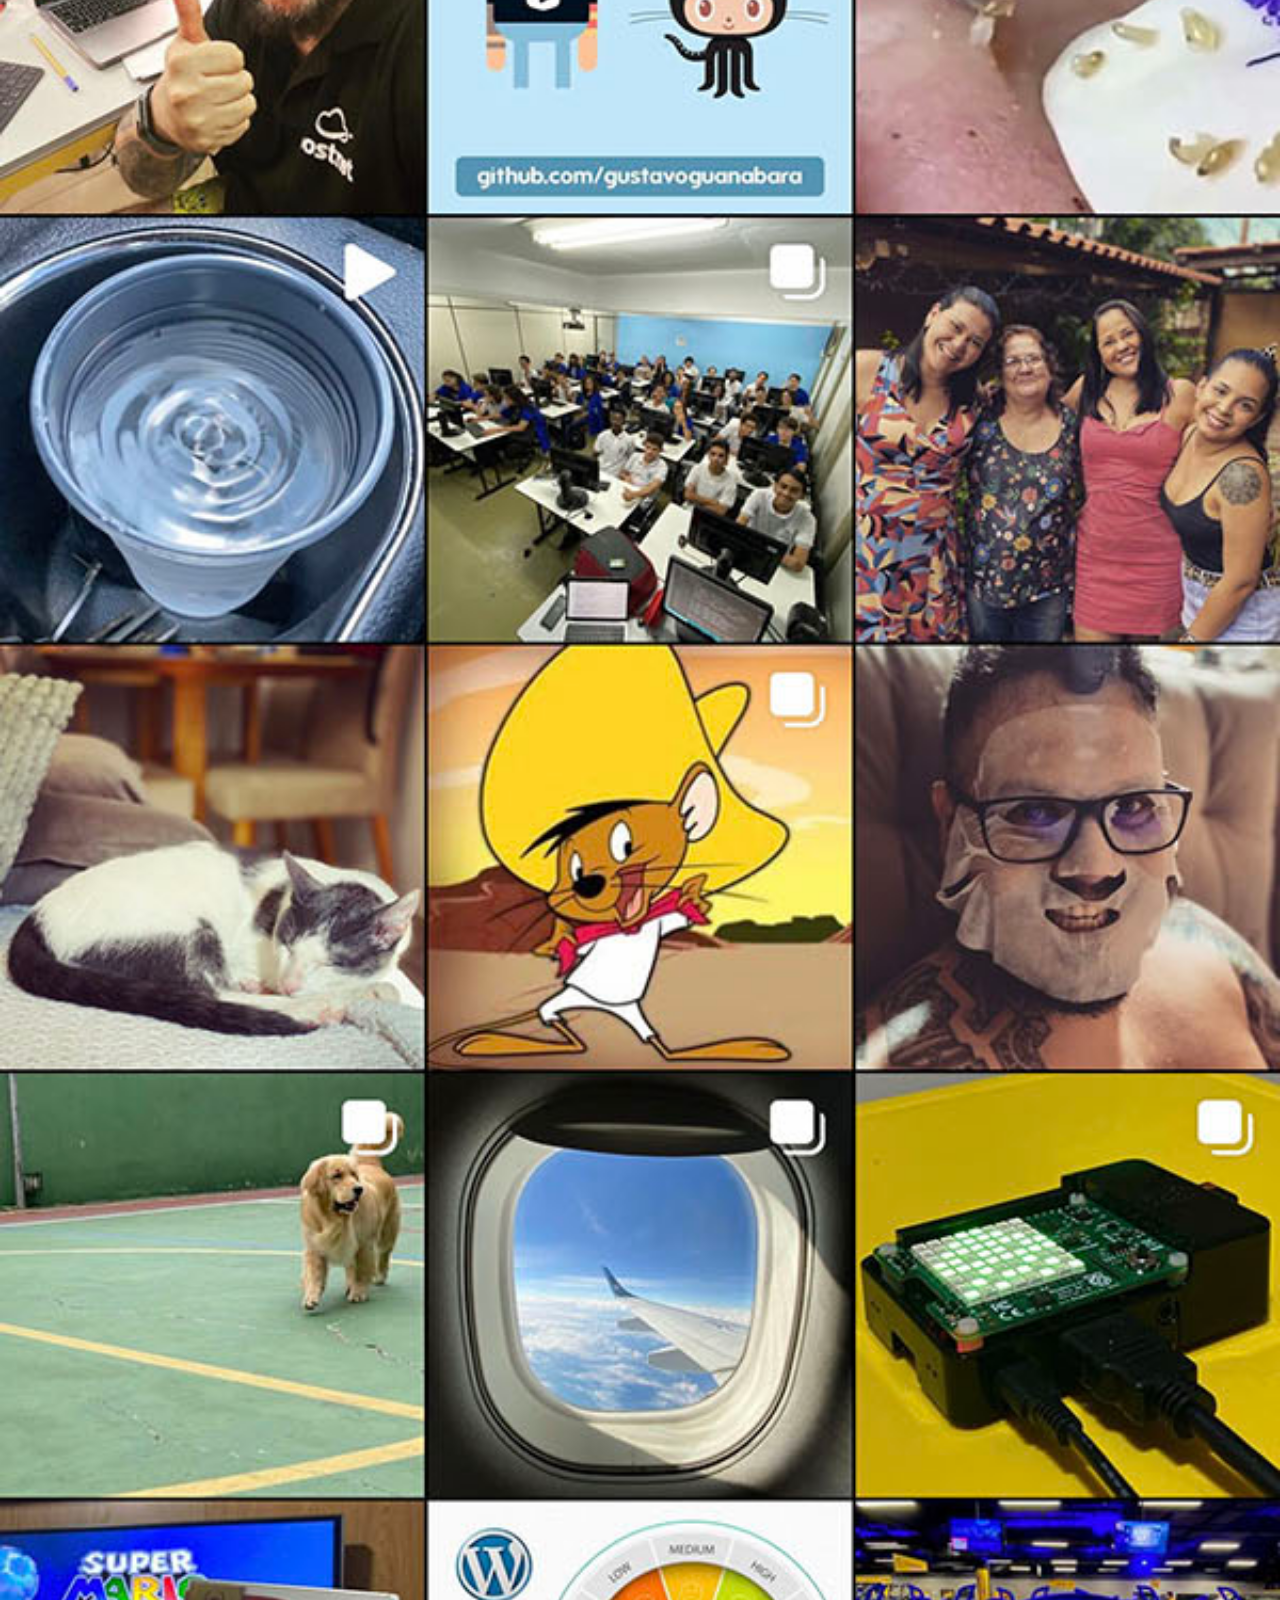
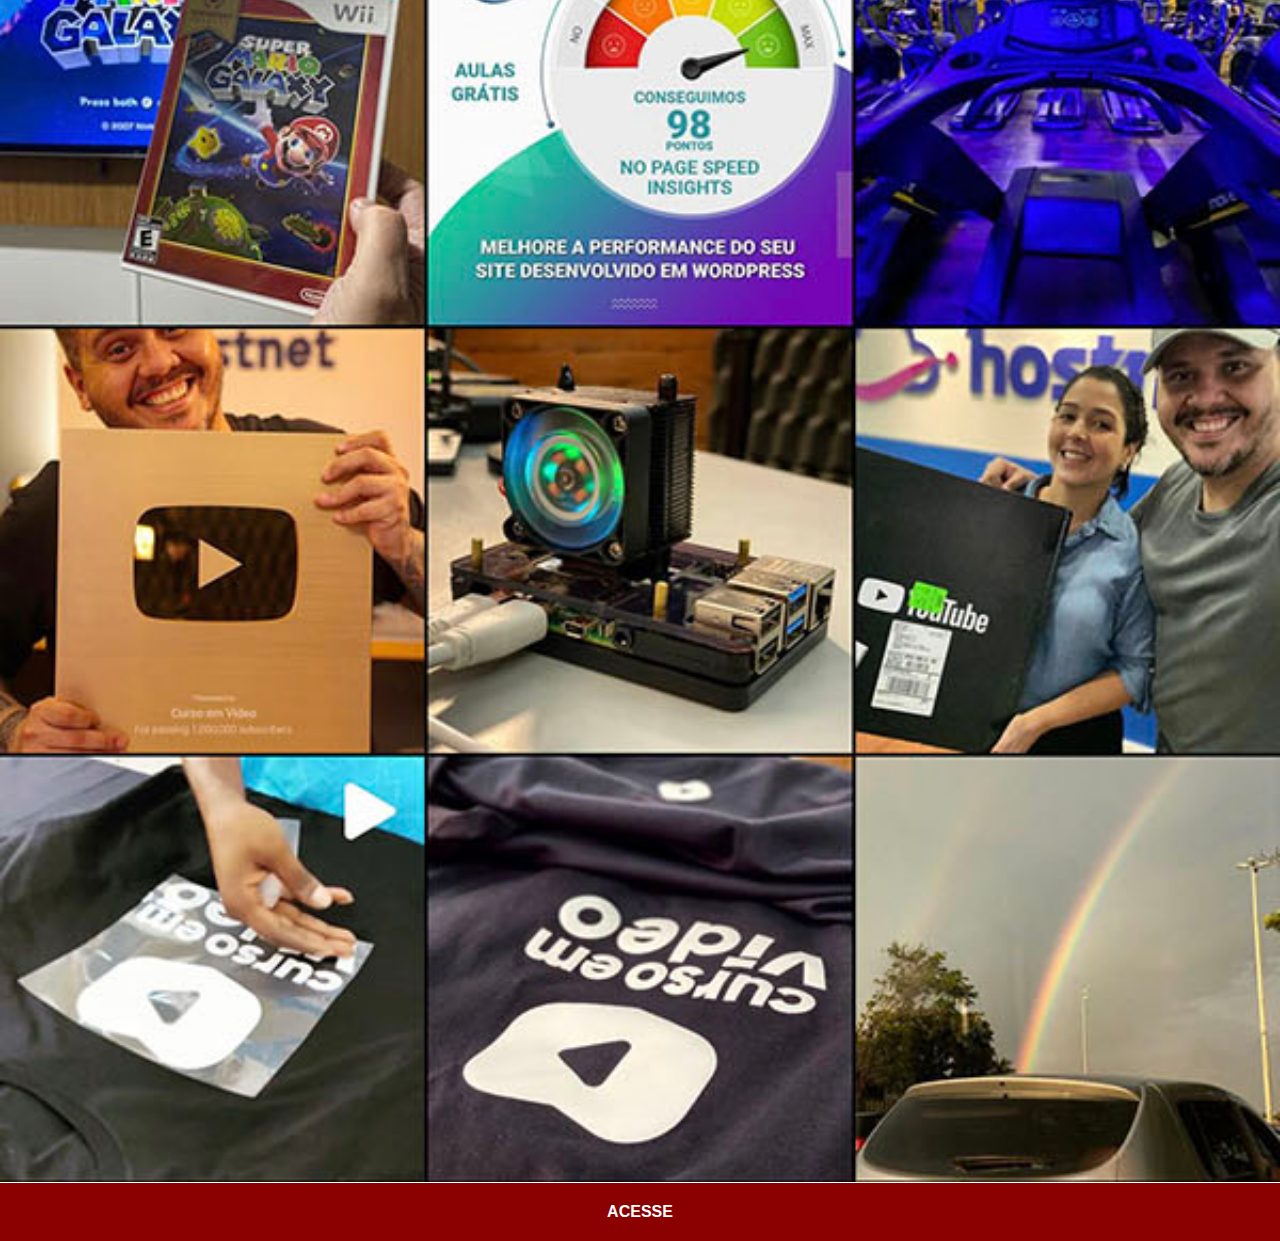
<file: instagram.html>
<!DOCTYPE html>
<html lang="pt-br">
<head>
    <meta charset="UTF-8">
    <meta http-equiv="X-UA-Compatible" content="IE=edge">
    <meta name="viewport" content="width=device-width, initial-scale=1.0">
    <title>Document</title>
    <link rel="stylesheet" href="estilos/social.css">
</head>
<body>
    <img src="imagens/tela-instagram.jpg" alt="instagram">
    <a href="https://www.instagram.com/" target="_blank">ACESSE</a>
</body>
</html>
</file>
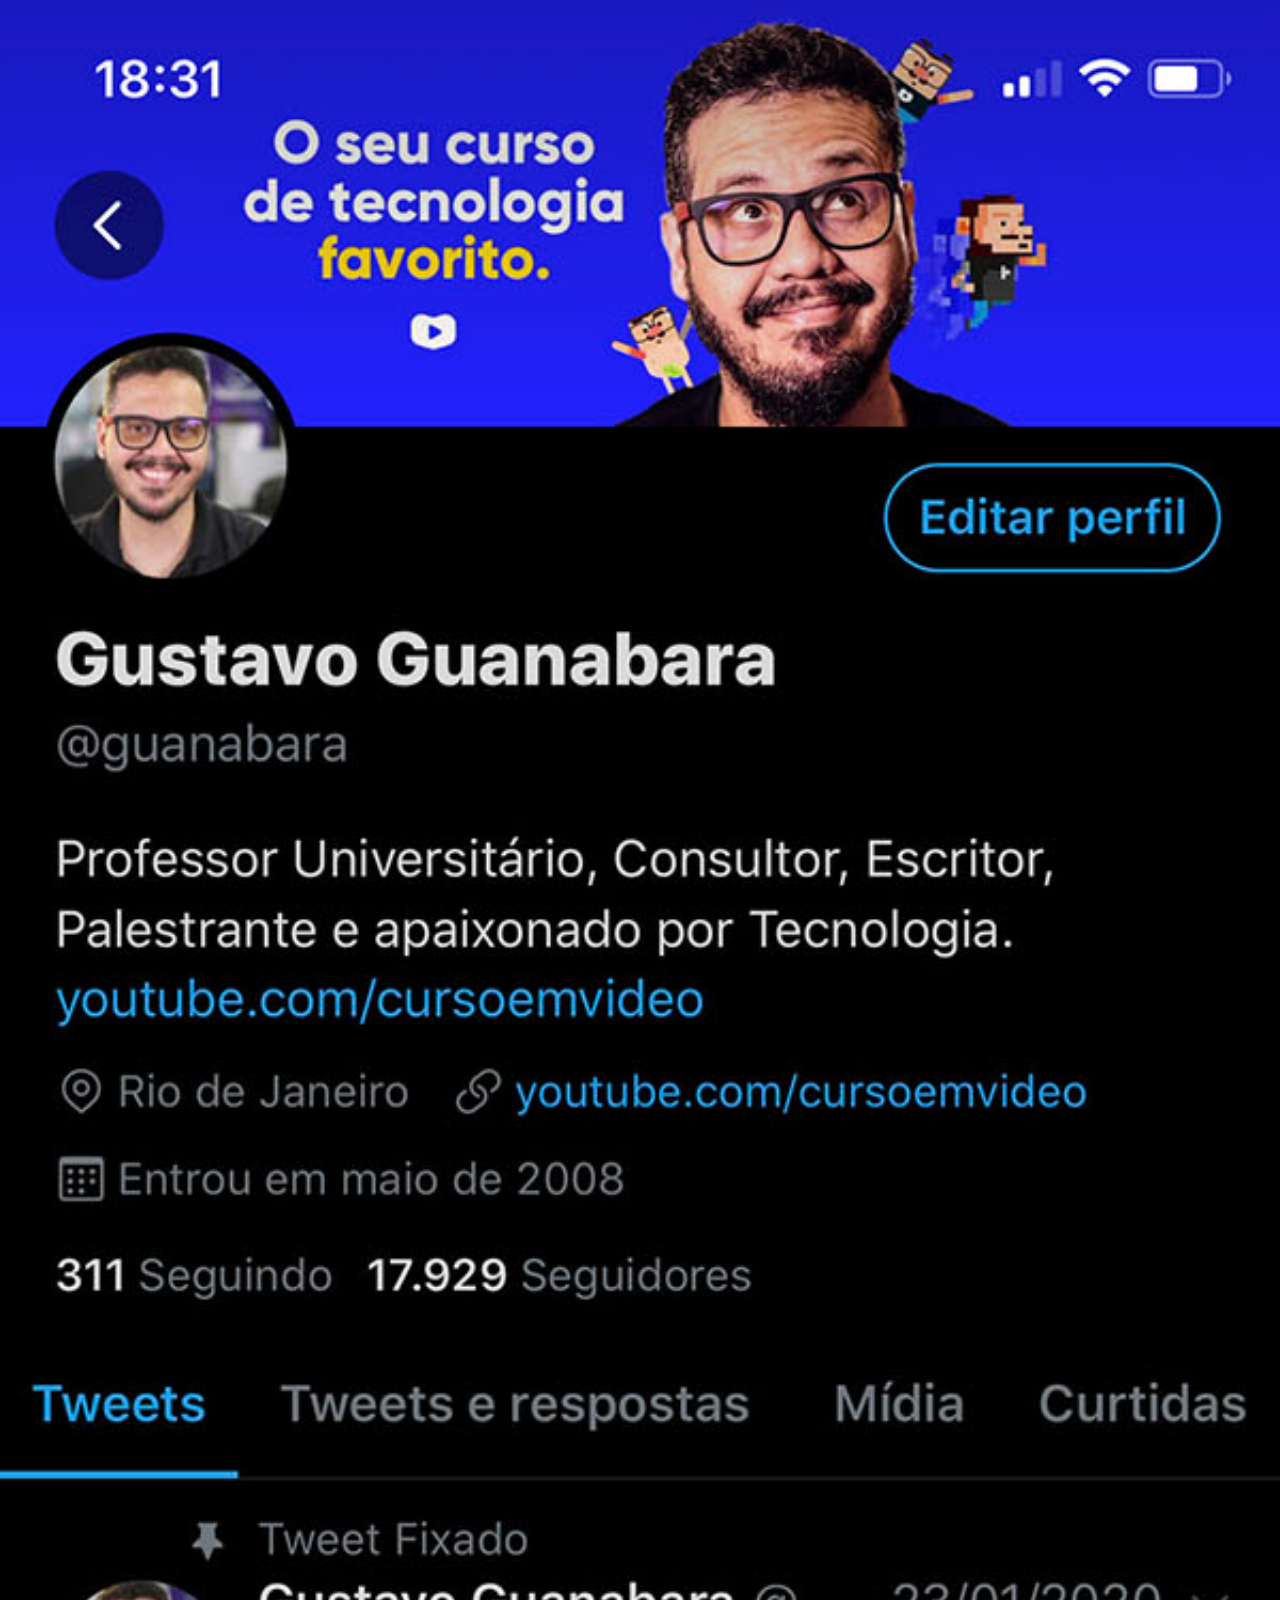
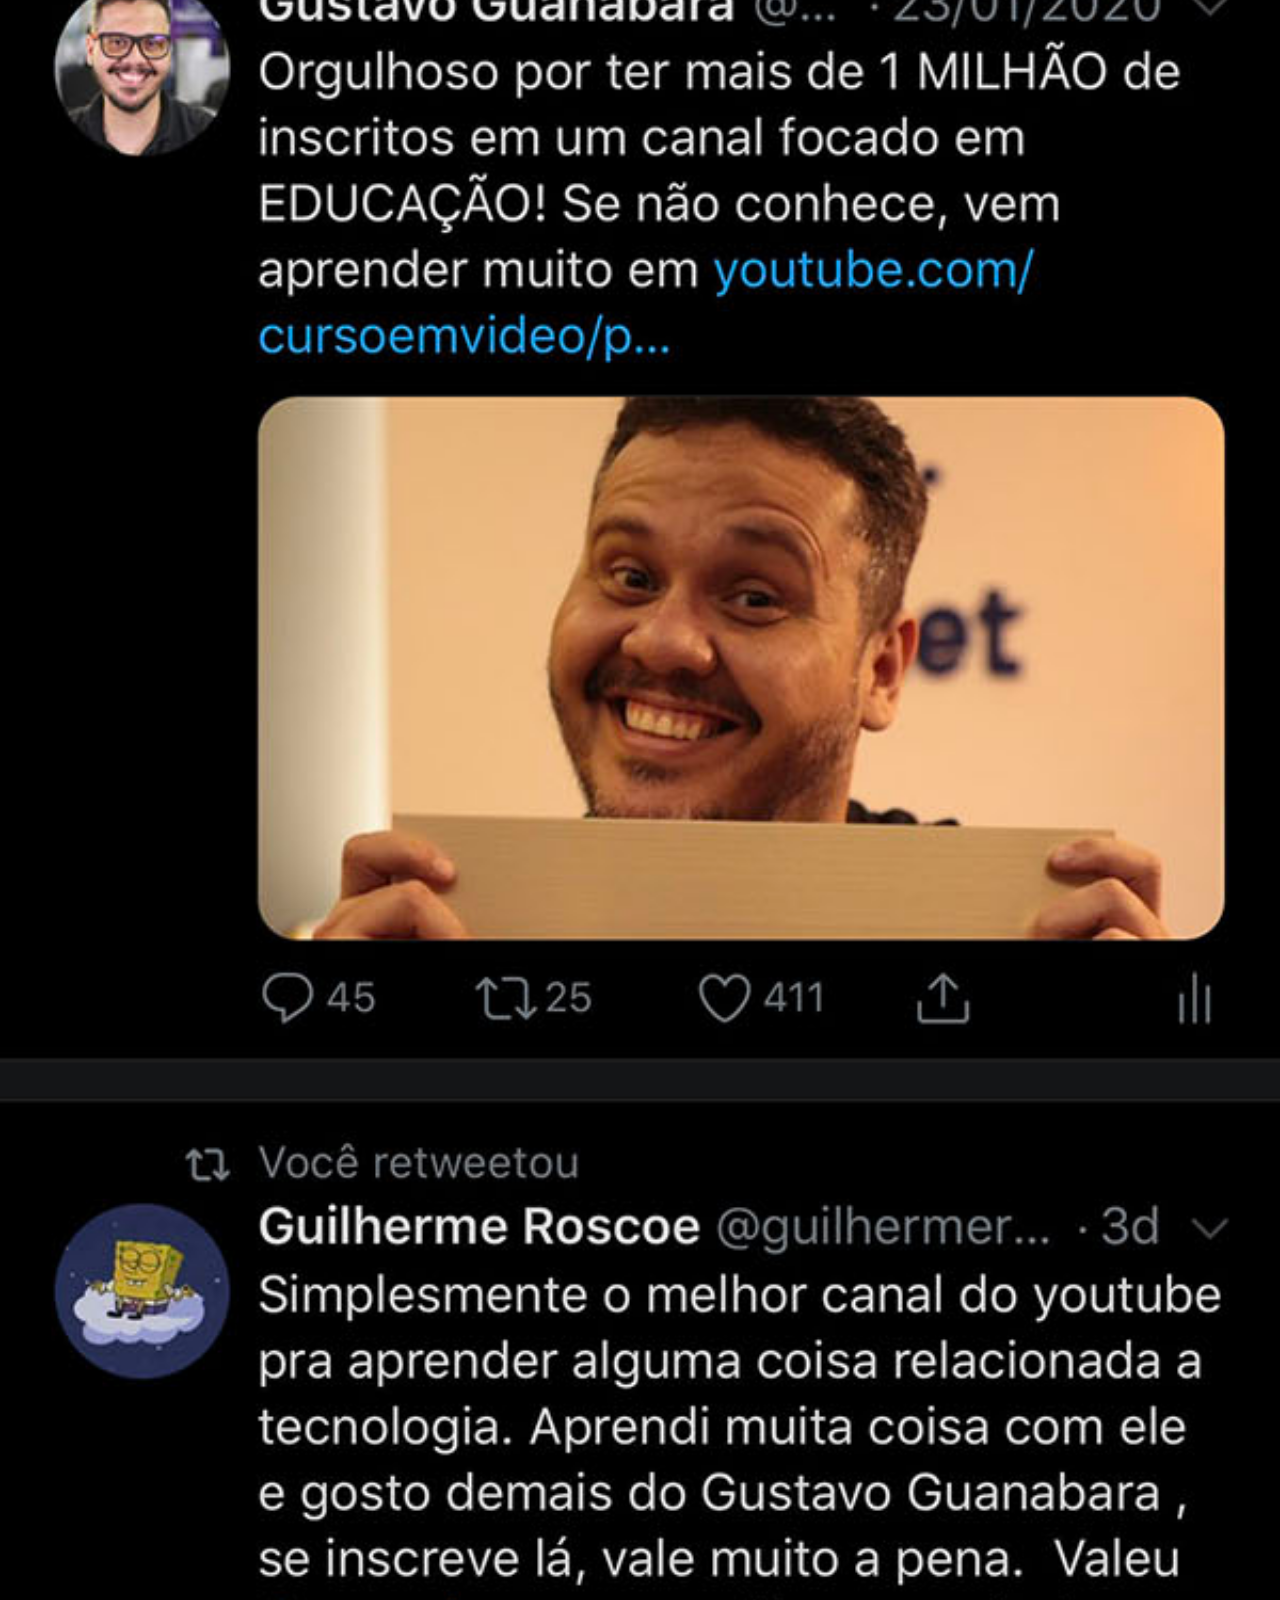
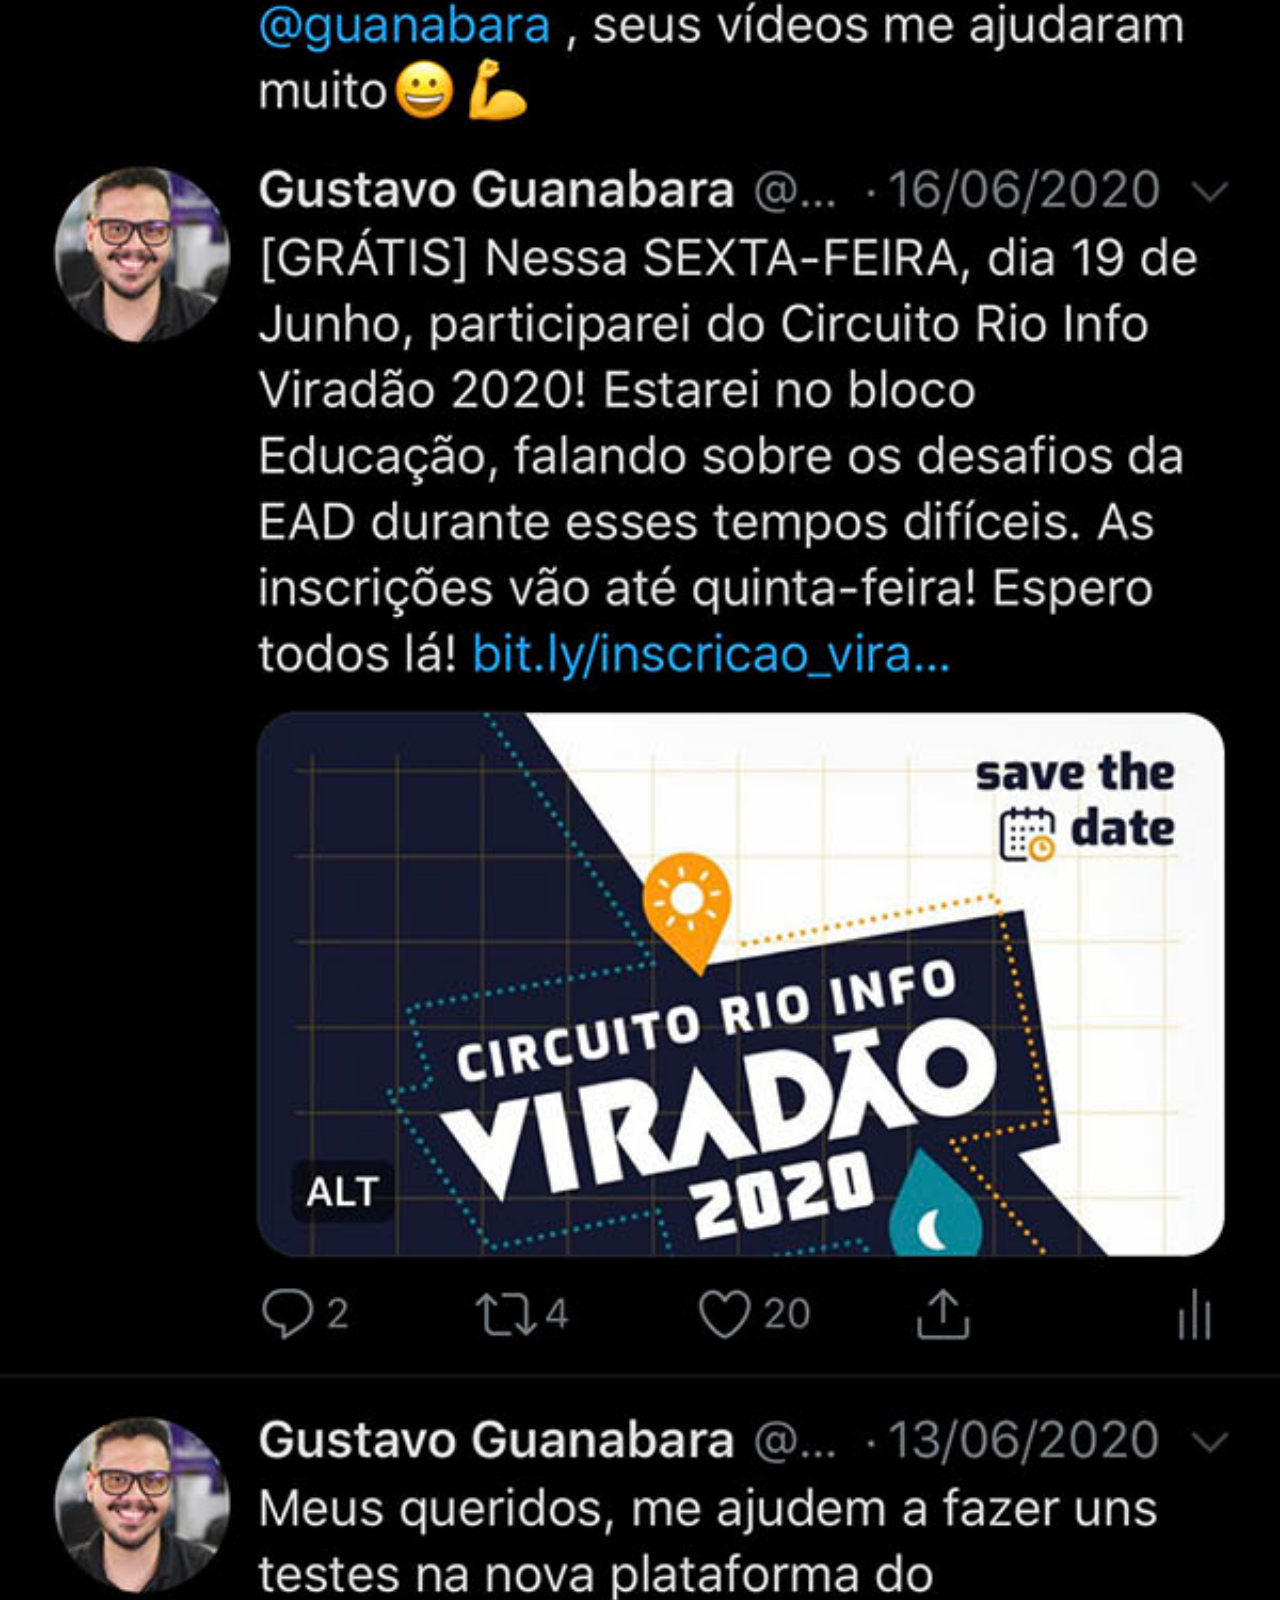
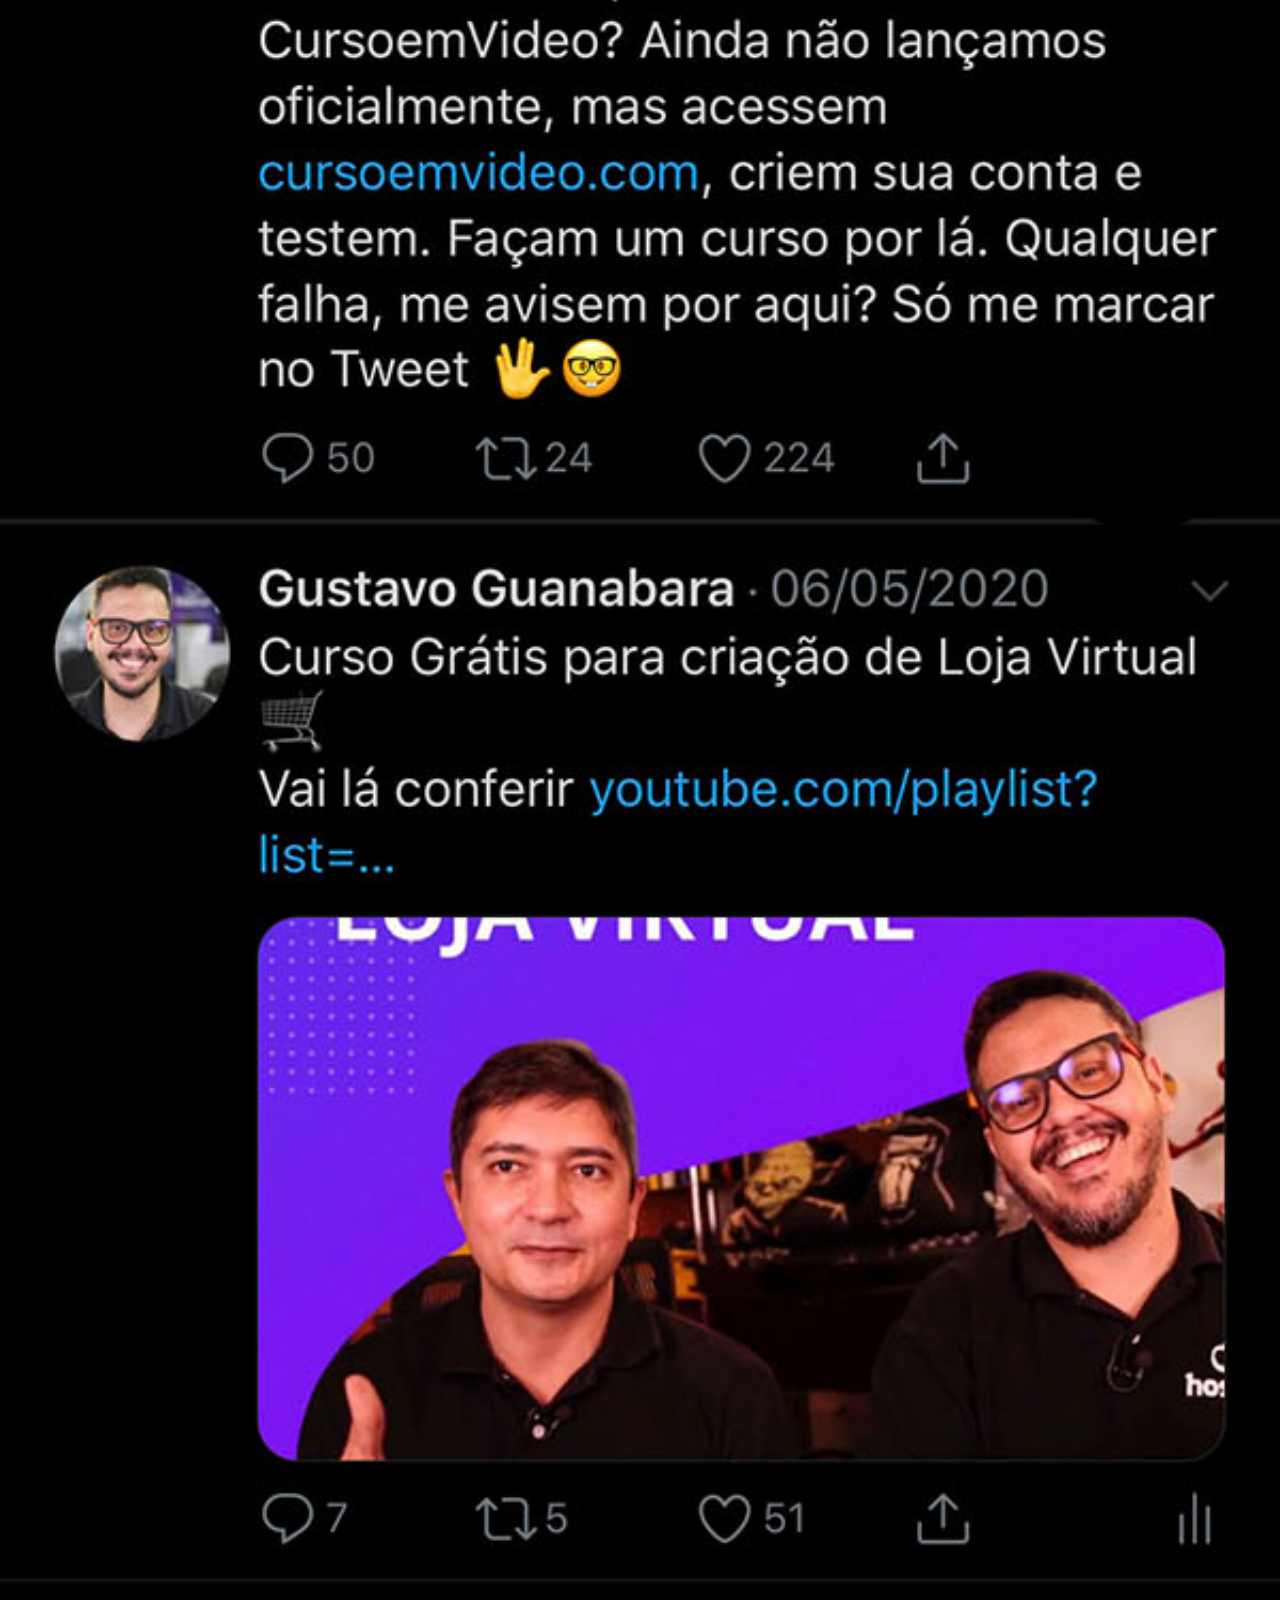
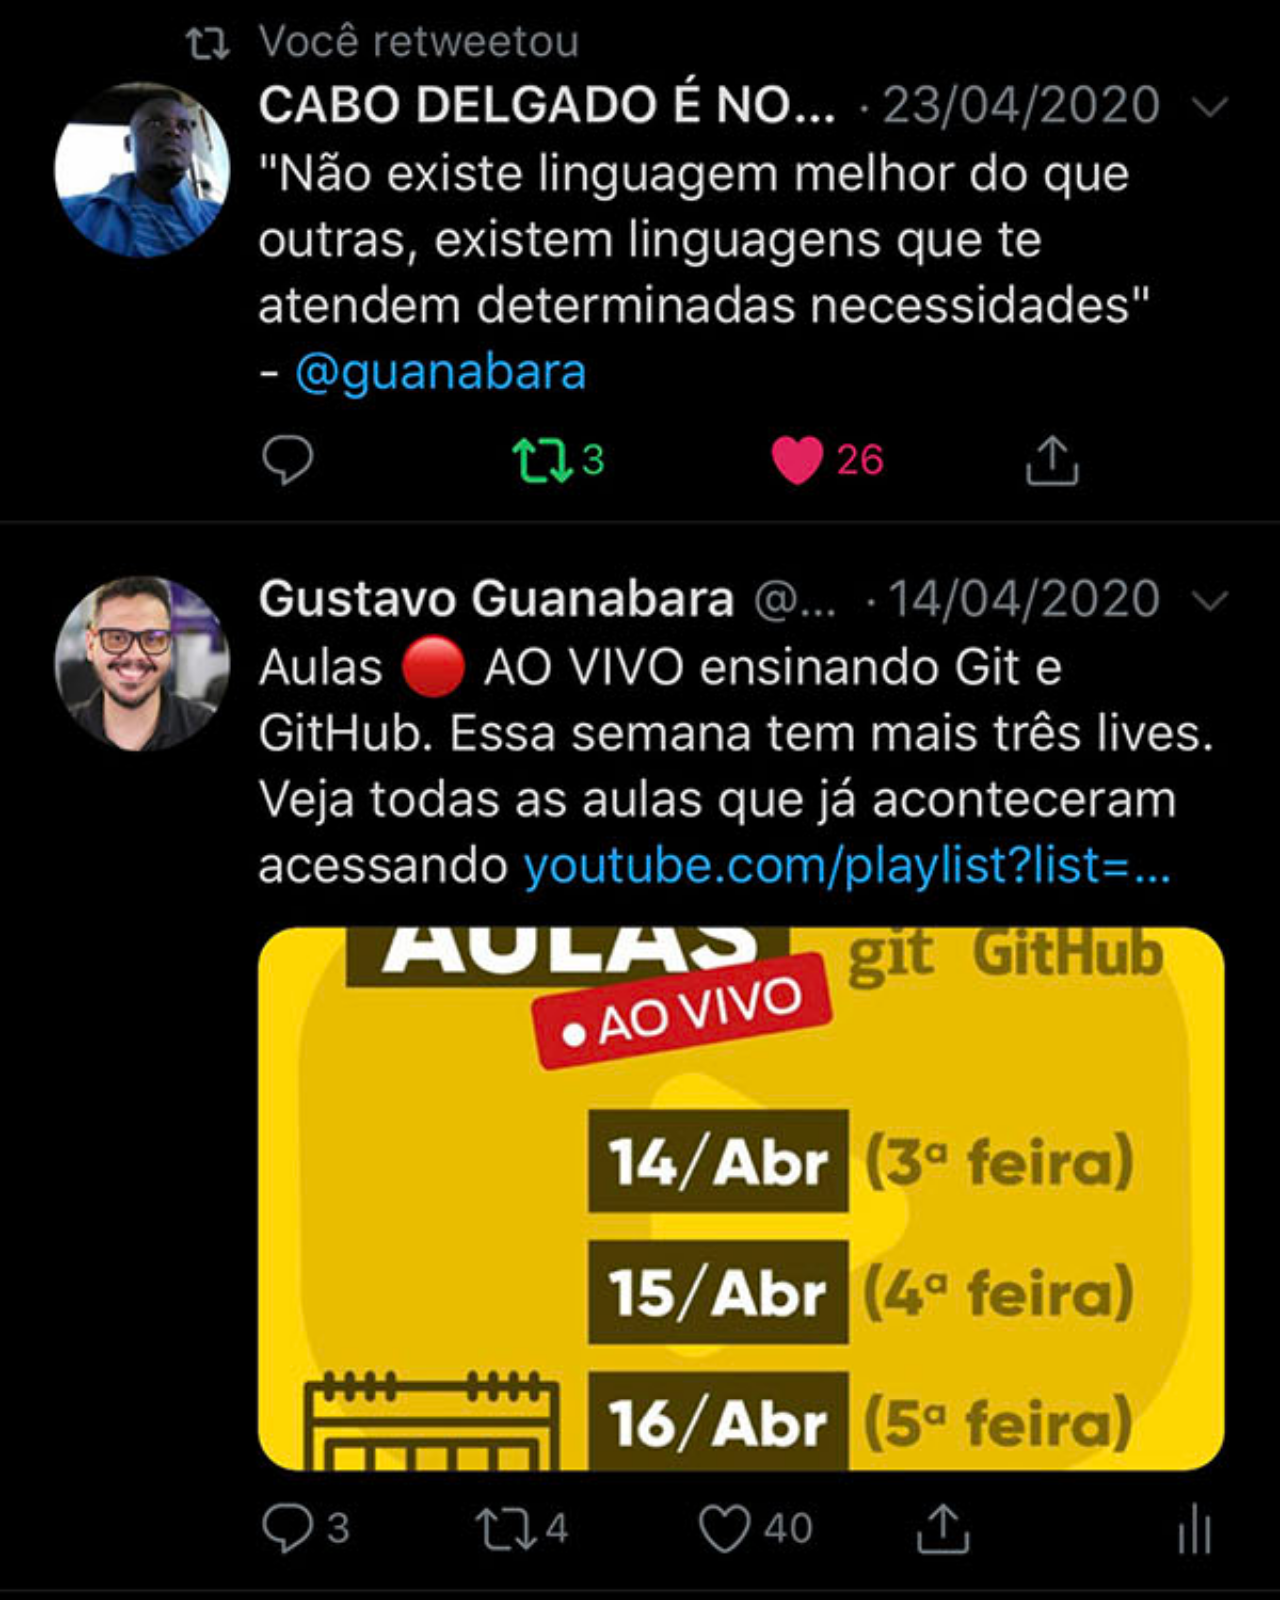
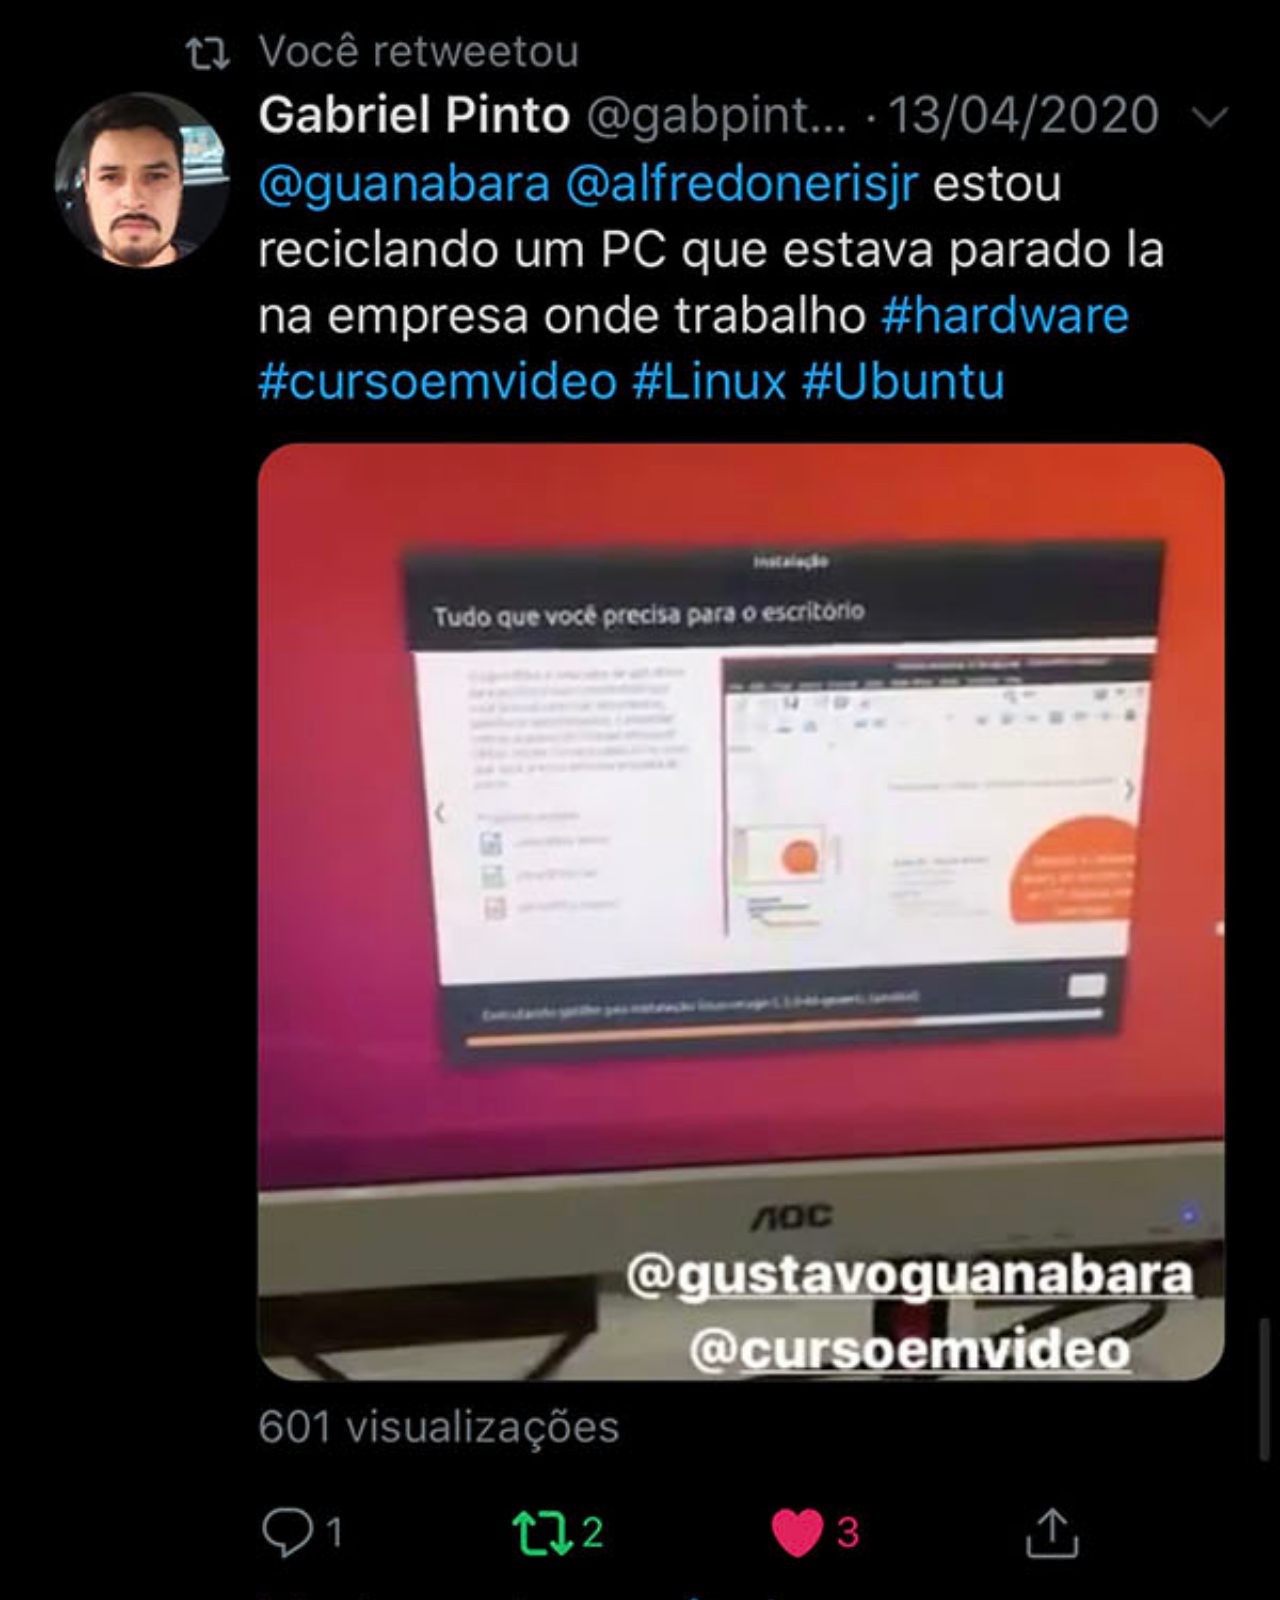
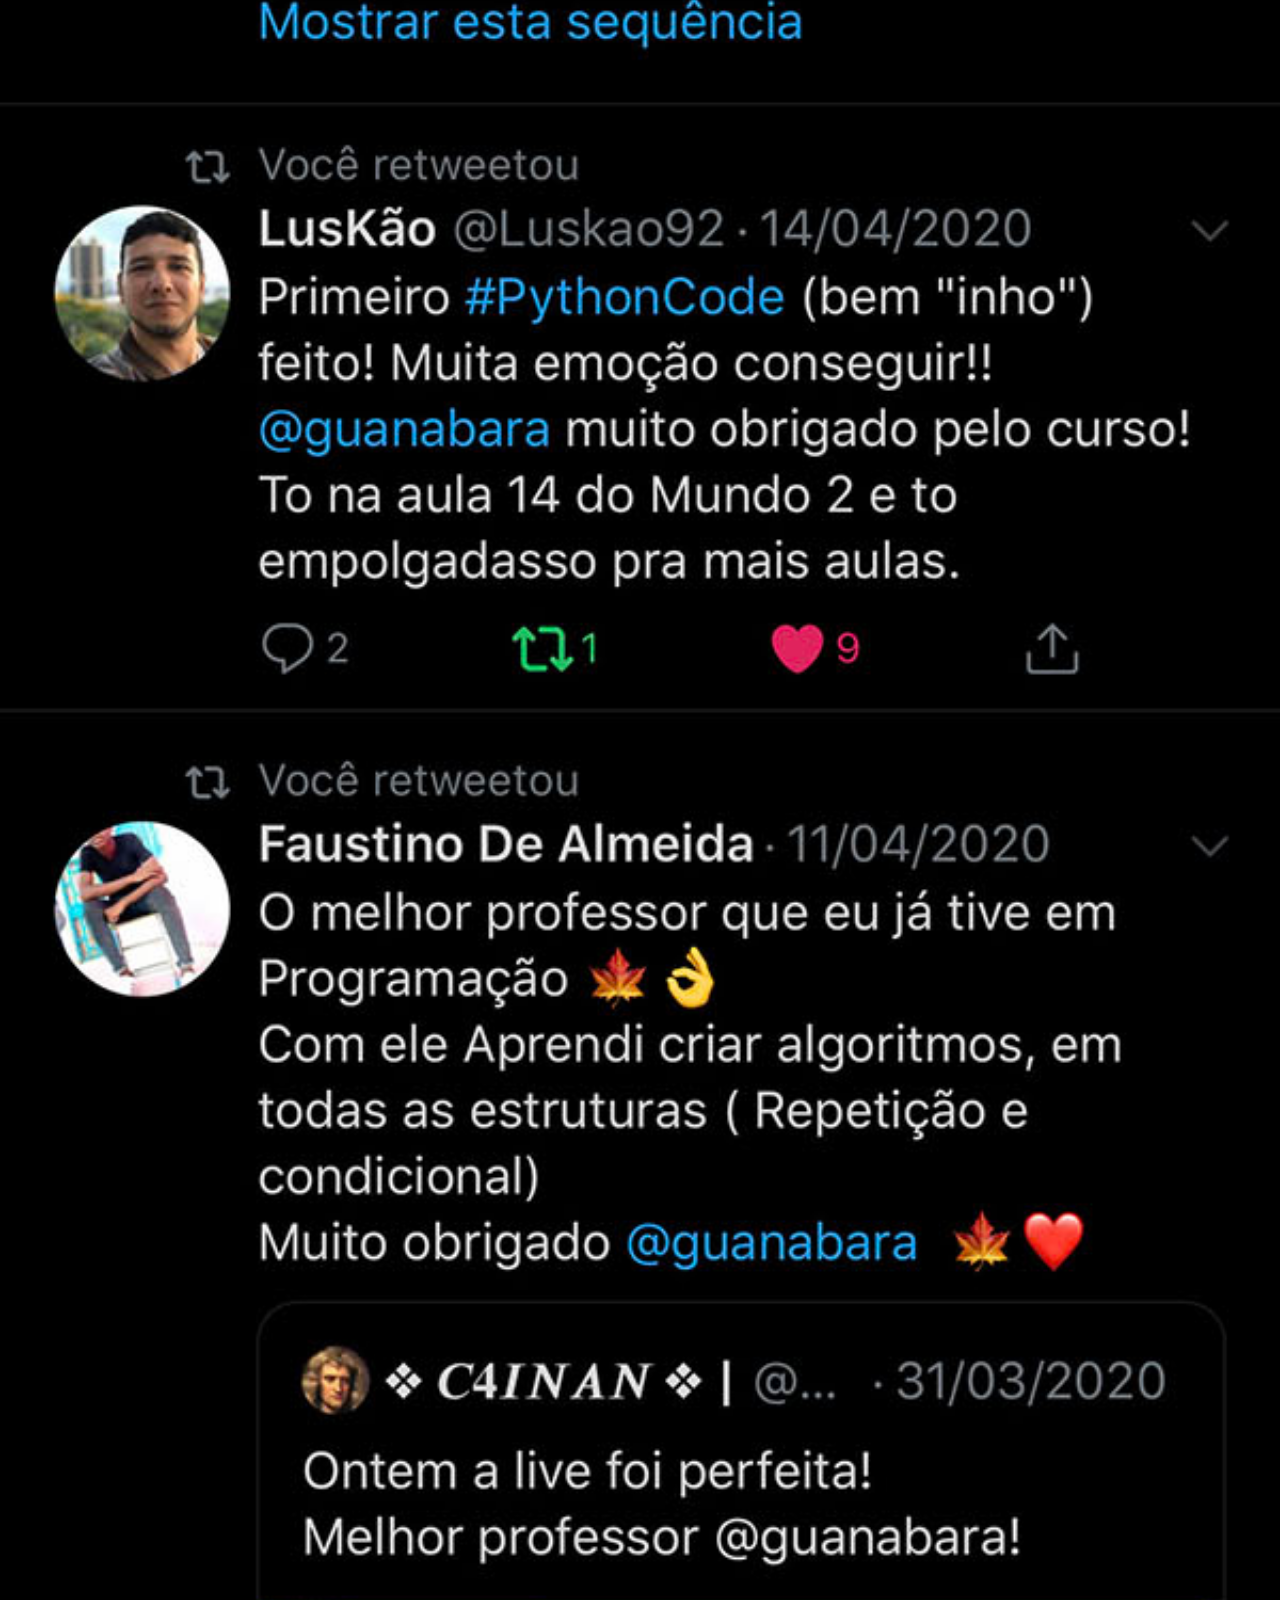
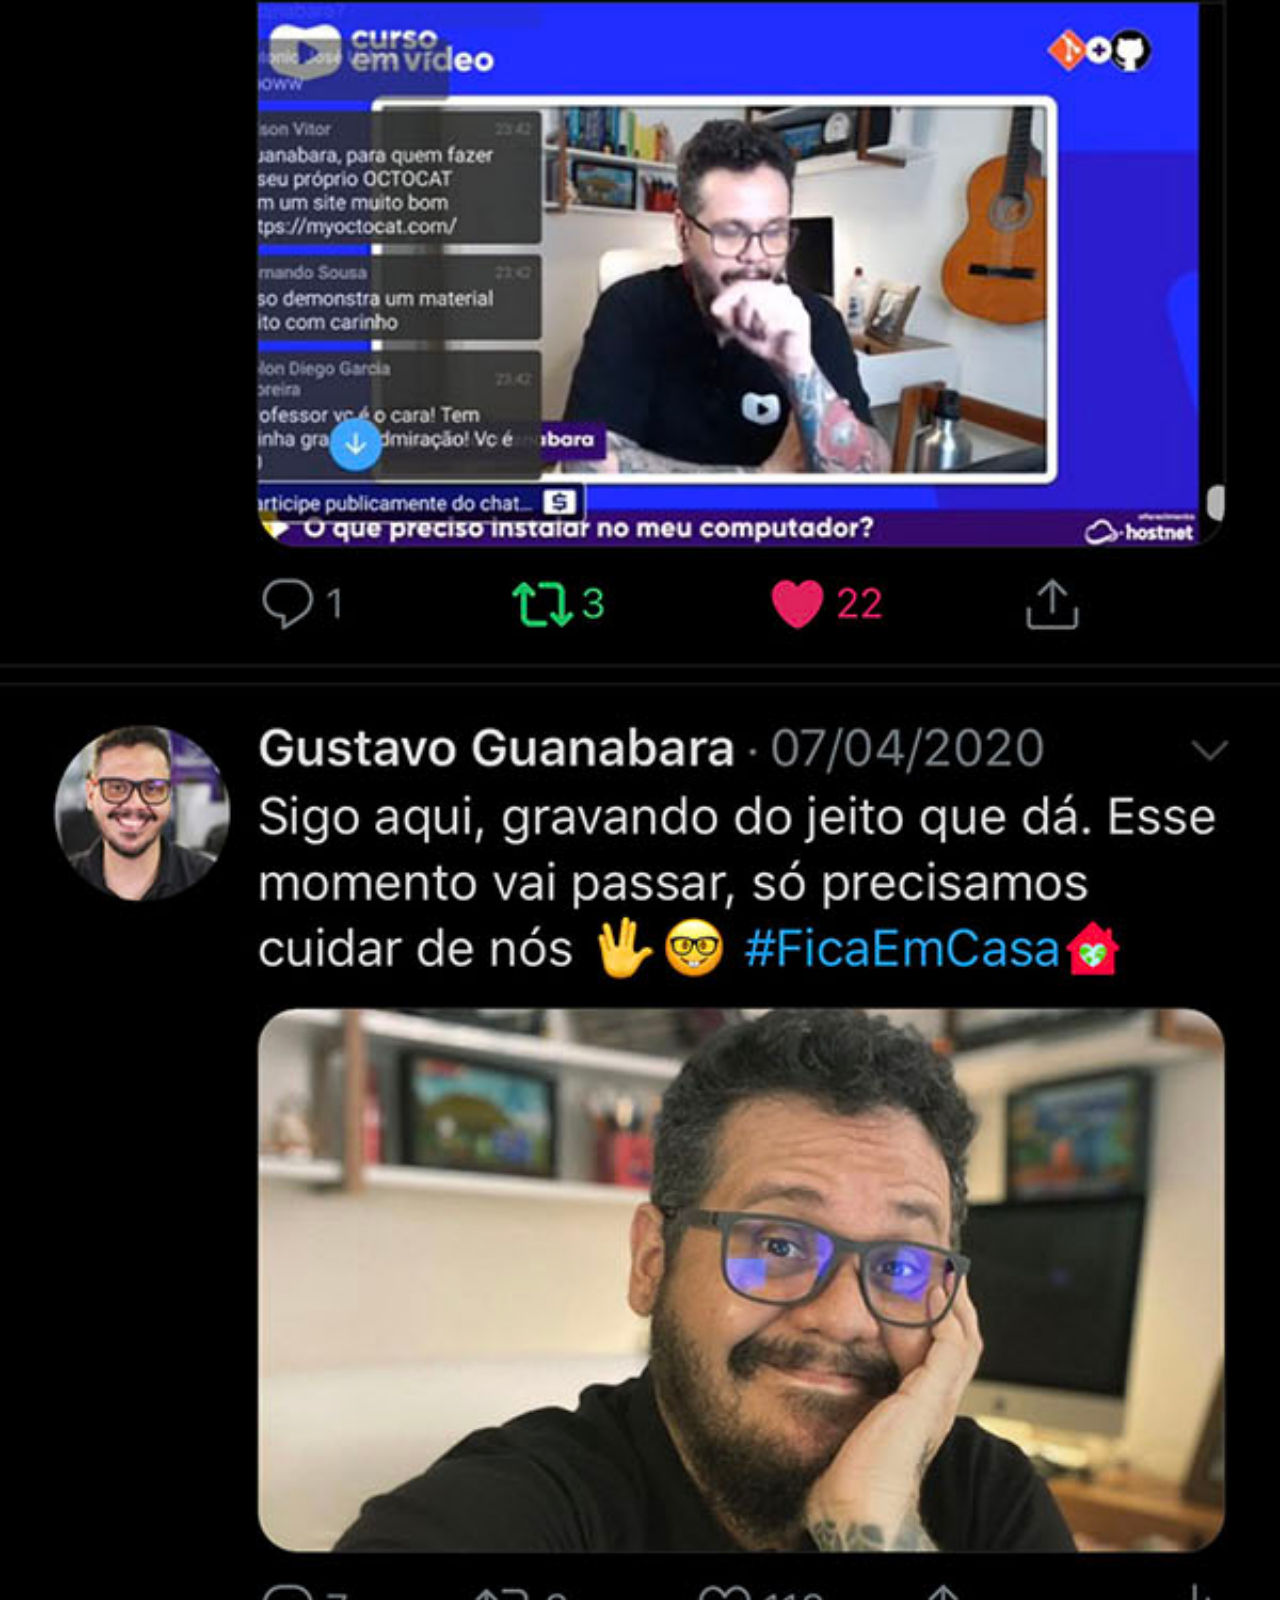
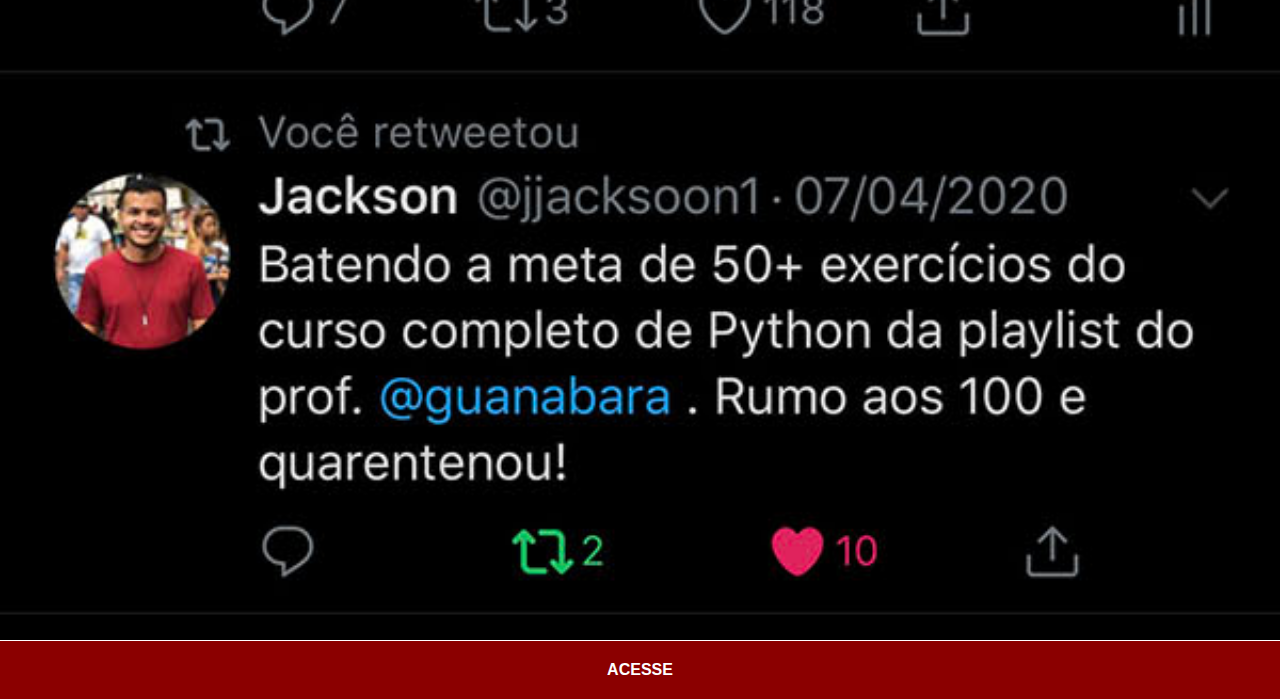
<file: twitter.html>
<!DOCTYPE html>
<html lang="pt-br">
<head>
    <meta charset="UTF-8">
    <meta http-equiv="X-UA-Compatible" content="IE=edge">
    <meta name="viewport" content="width=device-width, initial-scale=1.0">
    <title>Twitter</title>
    <link rel="stylesheet" href="estilos/social.css">
</head>
<body>
    <img src="imagens/tela-twitter.jpg" alt="Twitter">
    <a href="https://www.twitch.tv/gaules" target="_blank">ACESSE</a>
</body>
</html>
</file>
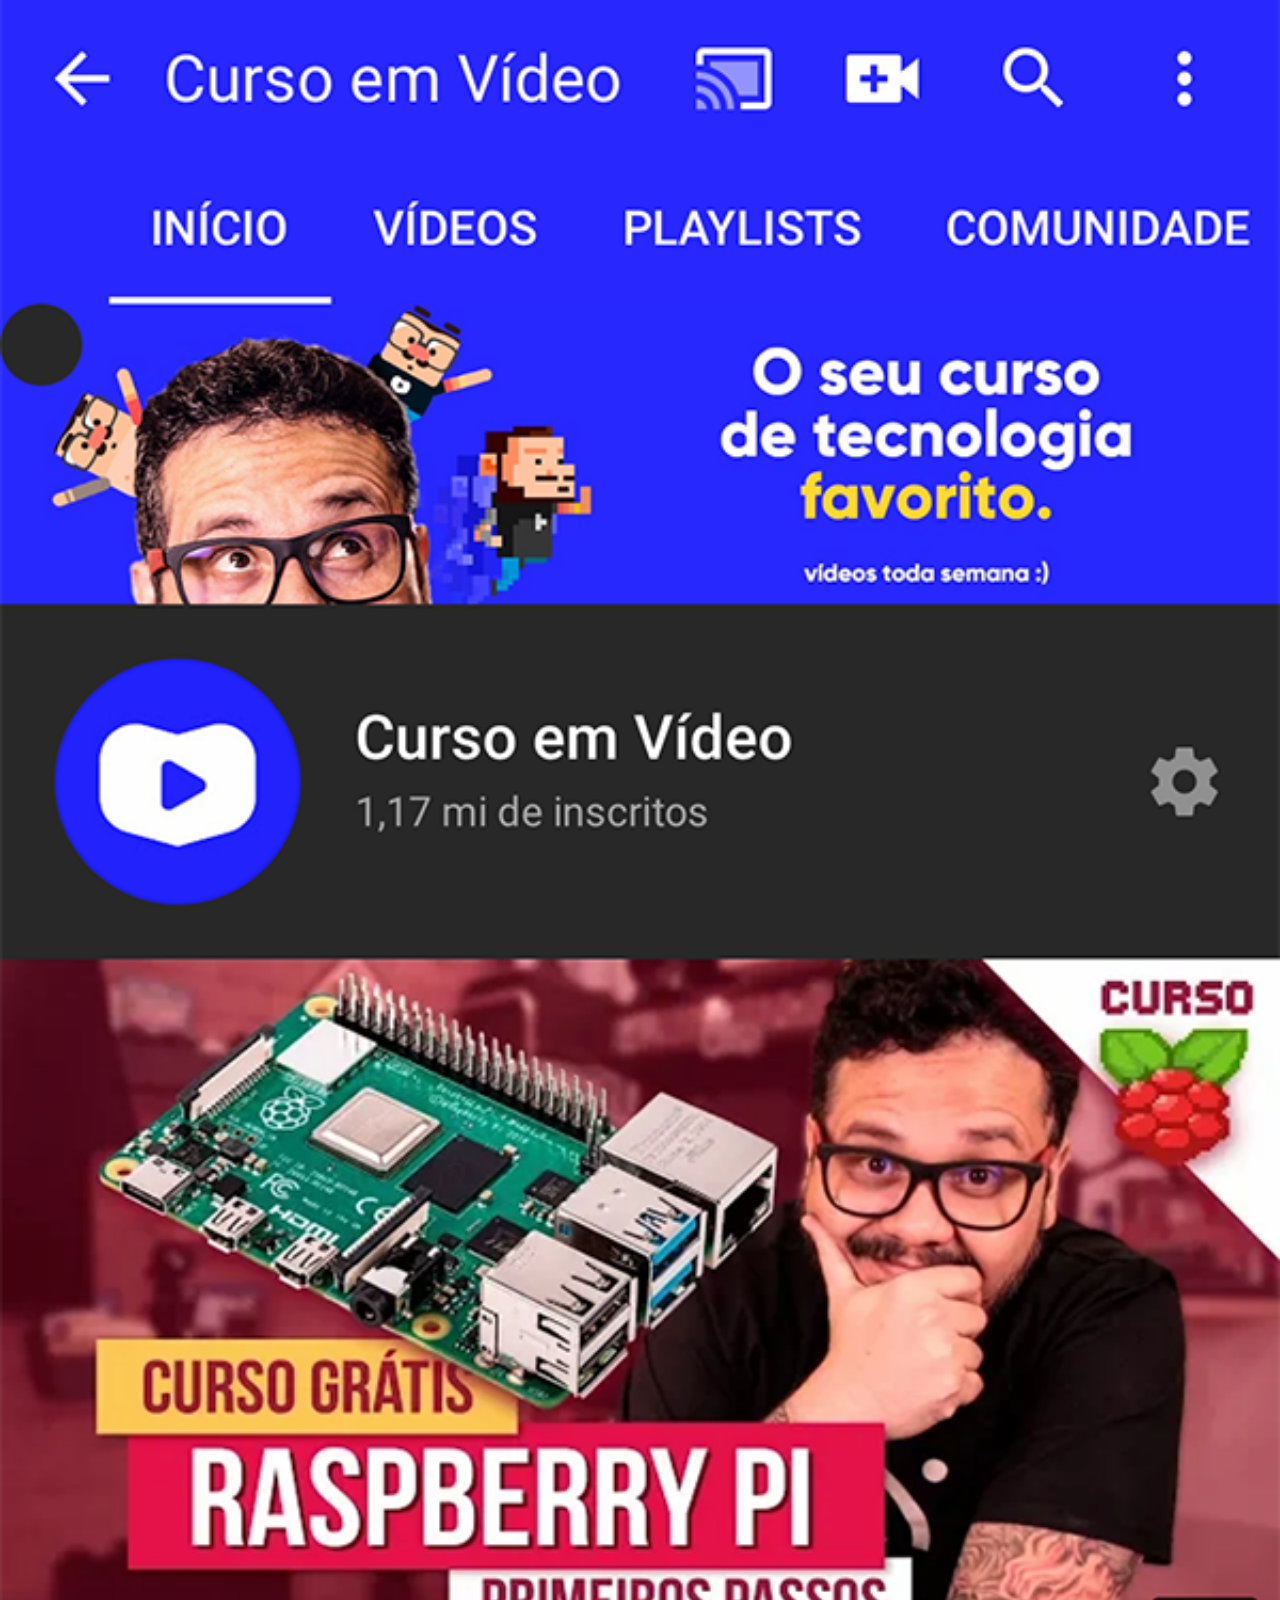
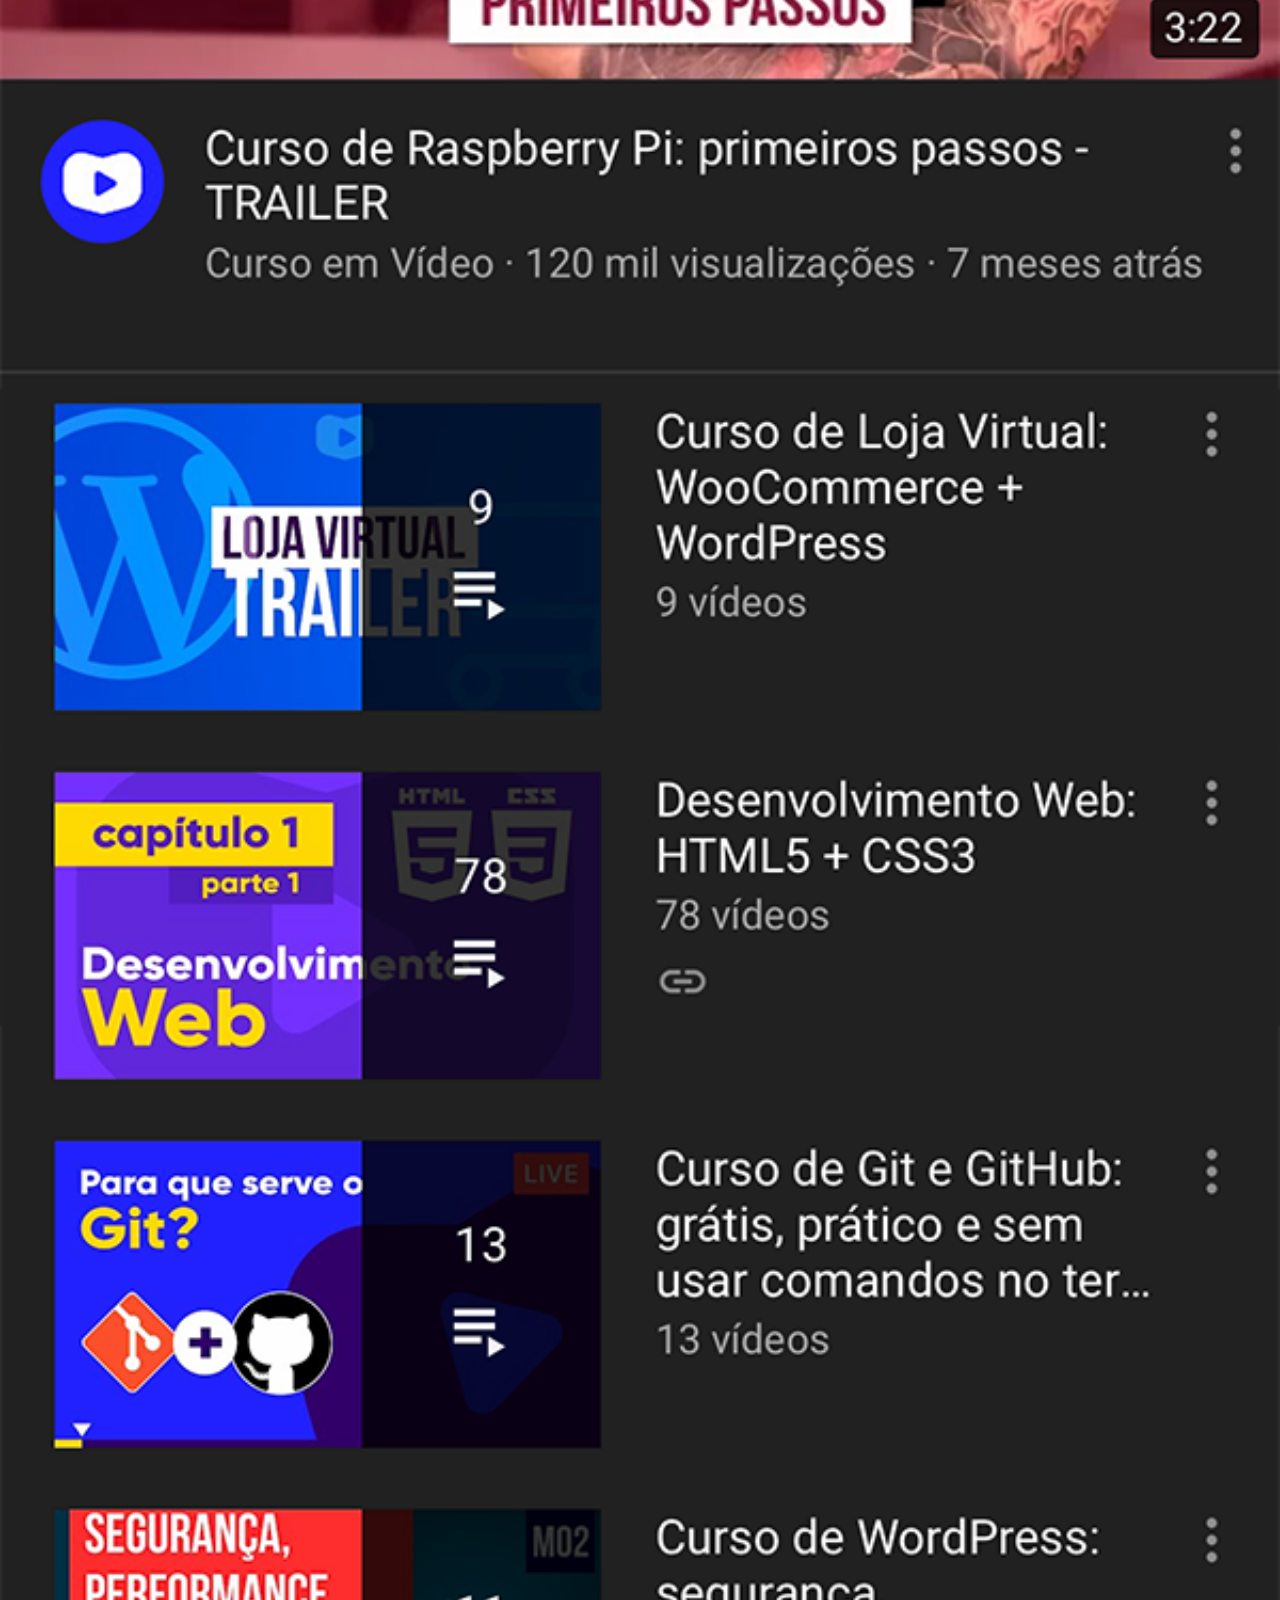
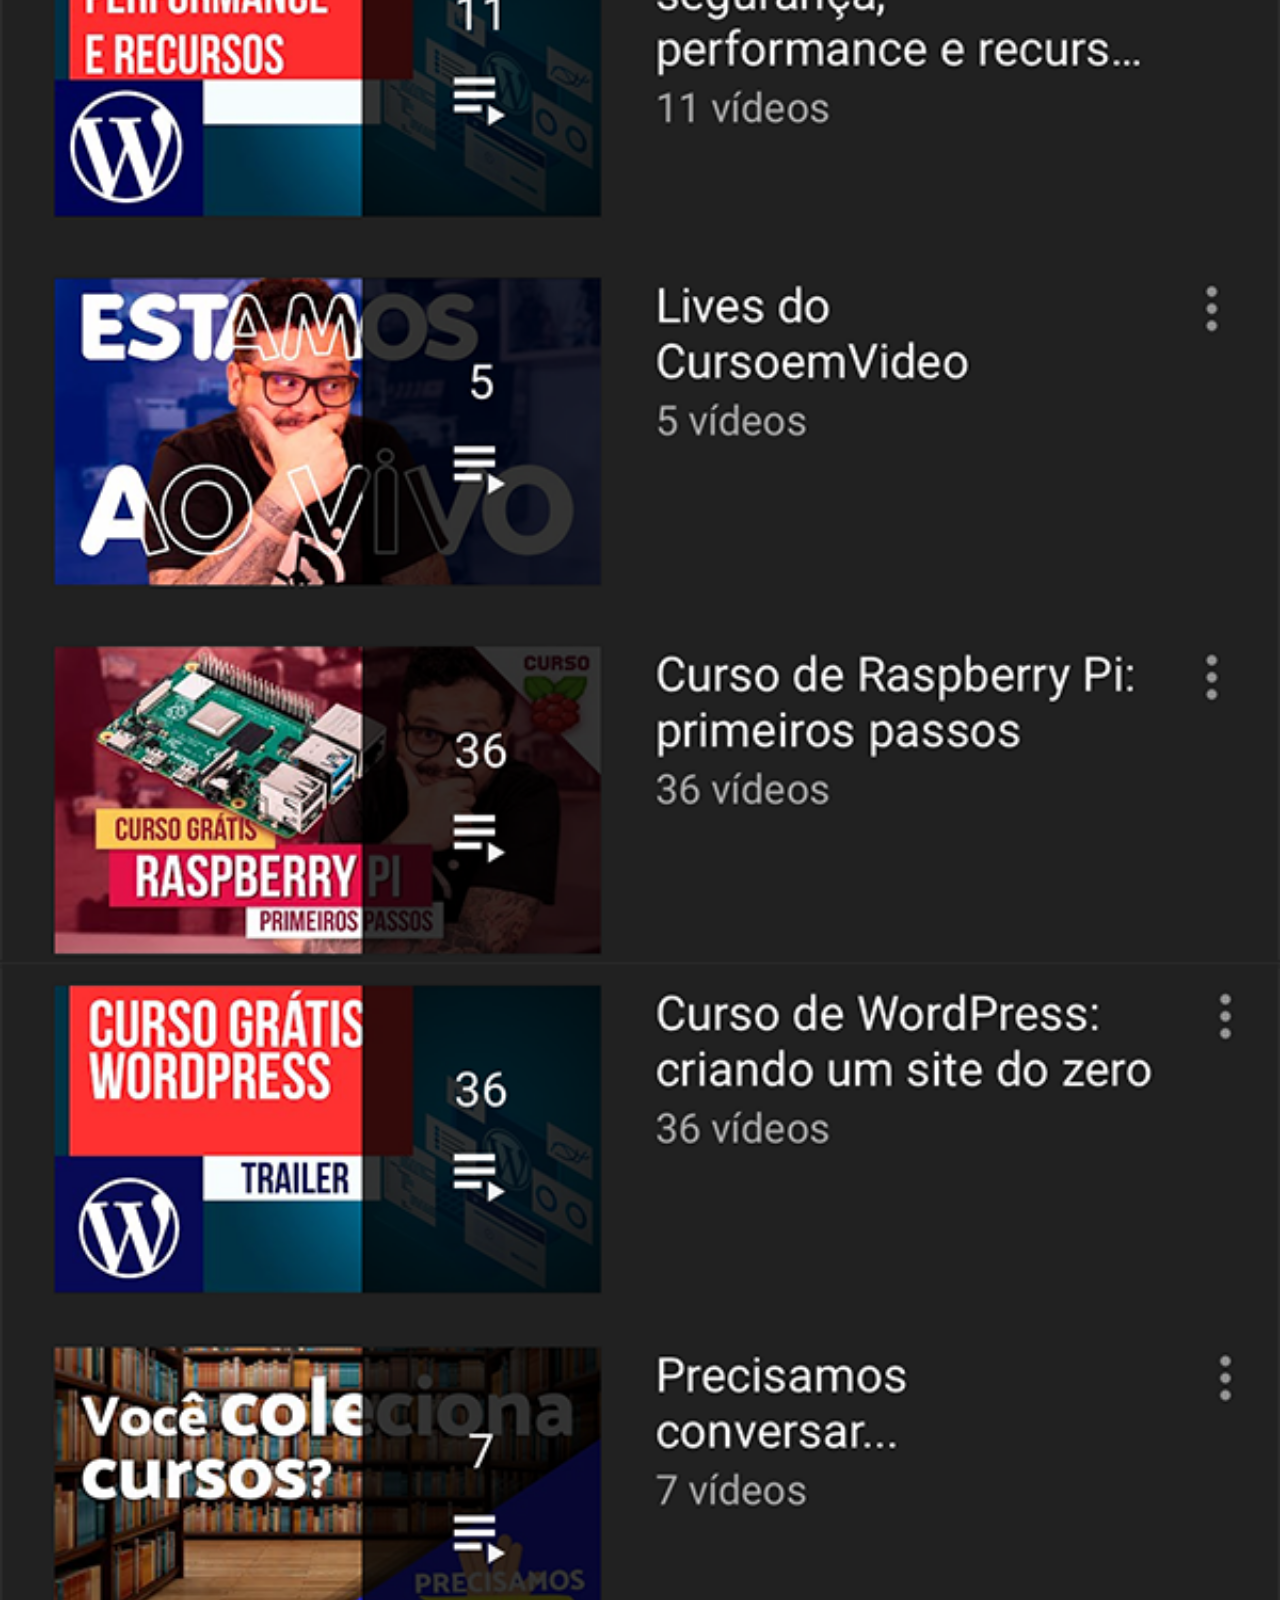
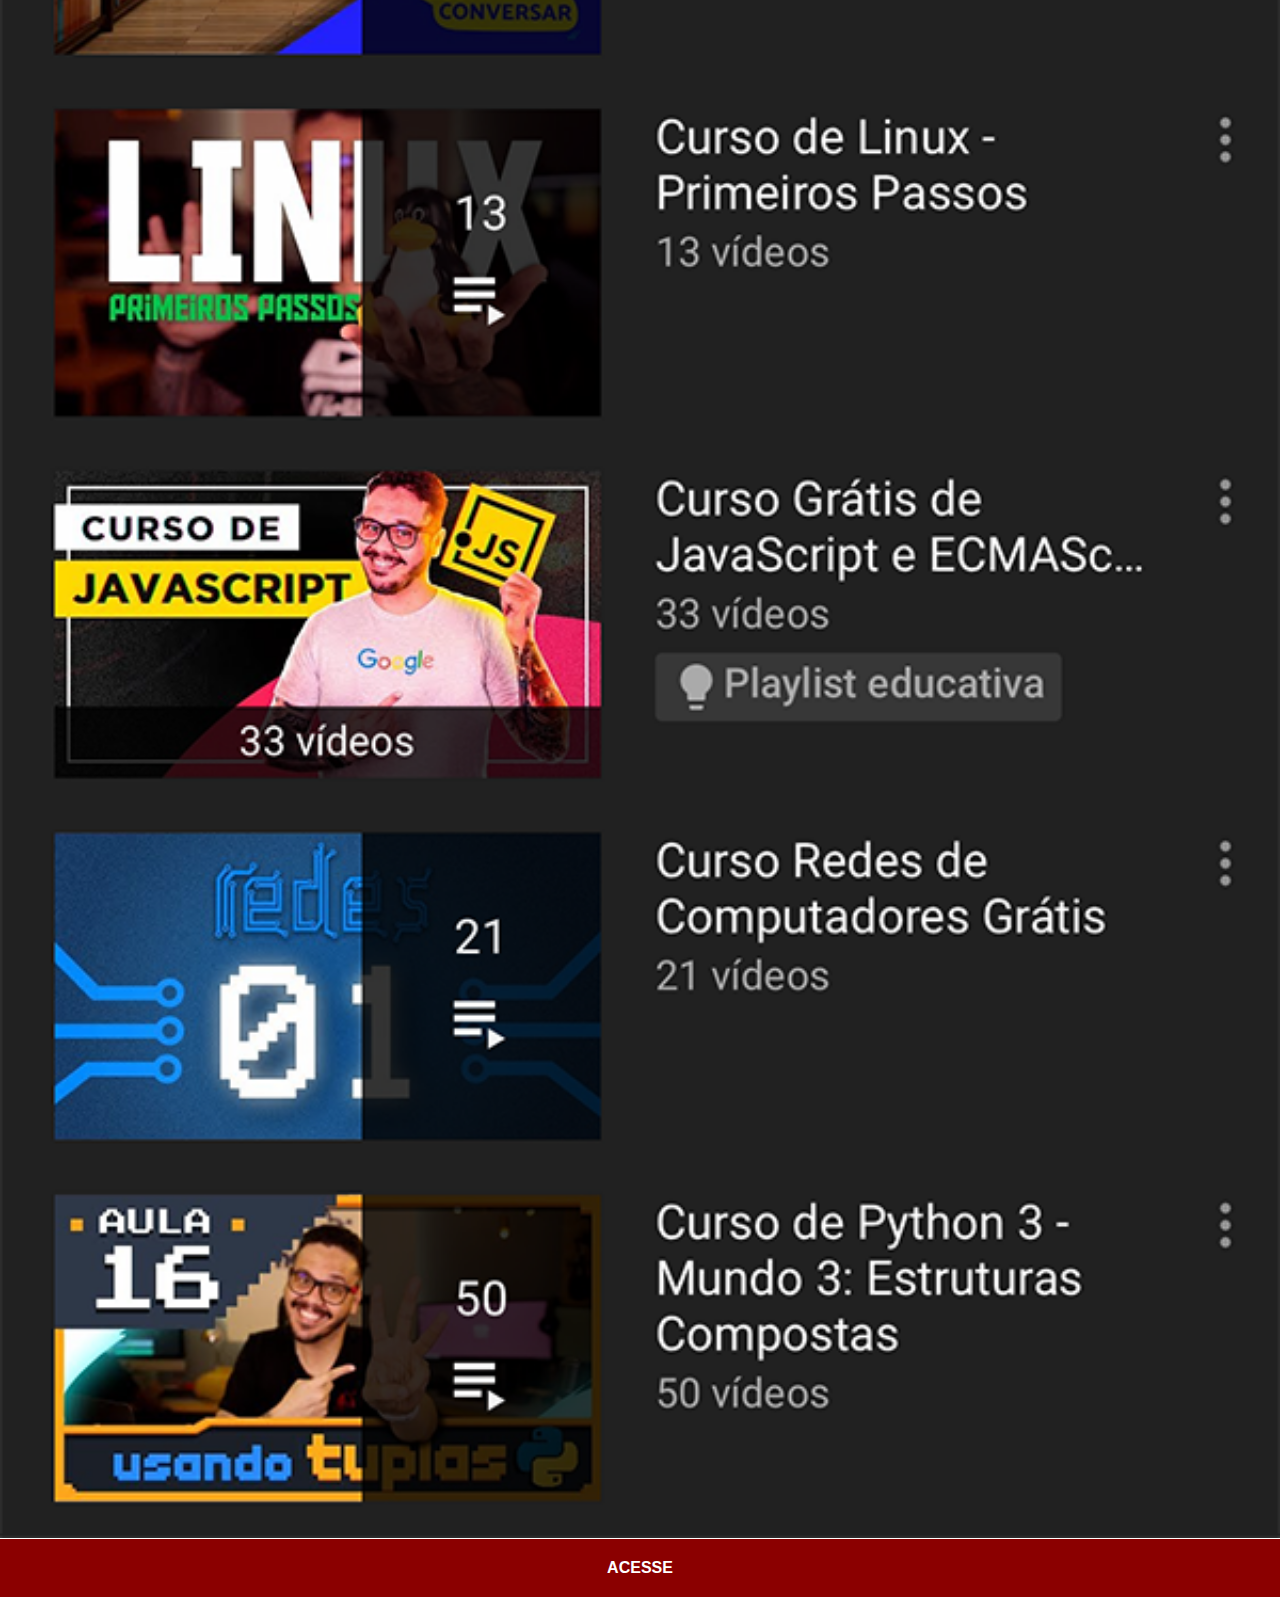
<file: youtube.html>
<!DOCTYPE html>
<html lang="pt-br">
<head>
    <meta charset="UTF-8">
    <meta http-equiv="X-UA-Compatible" content="IE=edge">
    <meta name="viewport" content="width=device-width, initial-scale=1.0">
    <title>Document</title>
    <link rel="stylesheet" href="estilos/social.css">
</head>
<body>
    <img src="imagens/tela-youtube.png" alt="Youtube">
    <a href="https://www.youtube.com/c/CursoemV%C3%ADdeo/playlists" target="_blank">ACESSE</a>
</body>
</html>
</file>
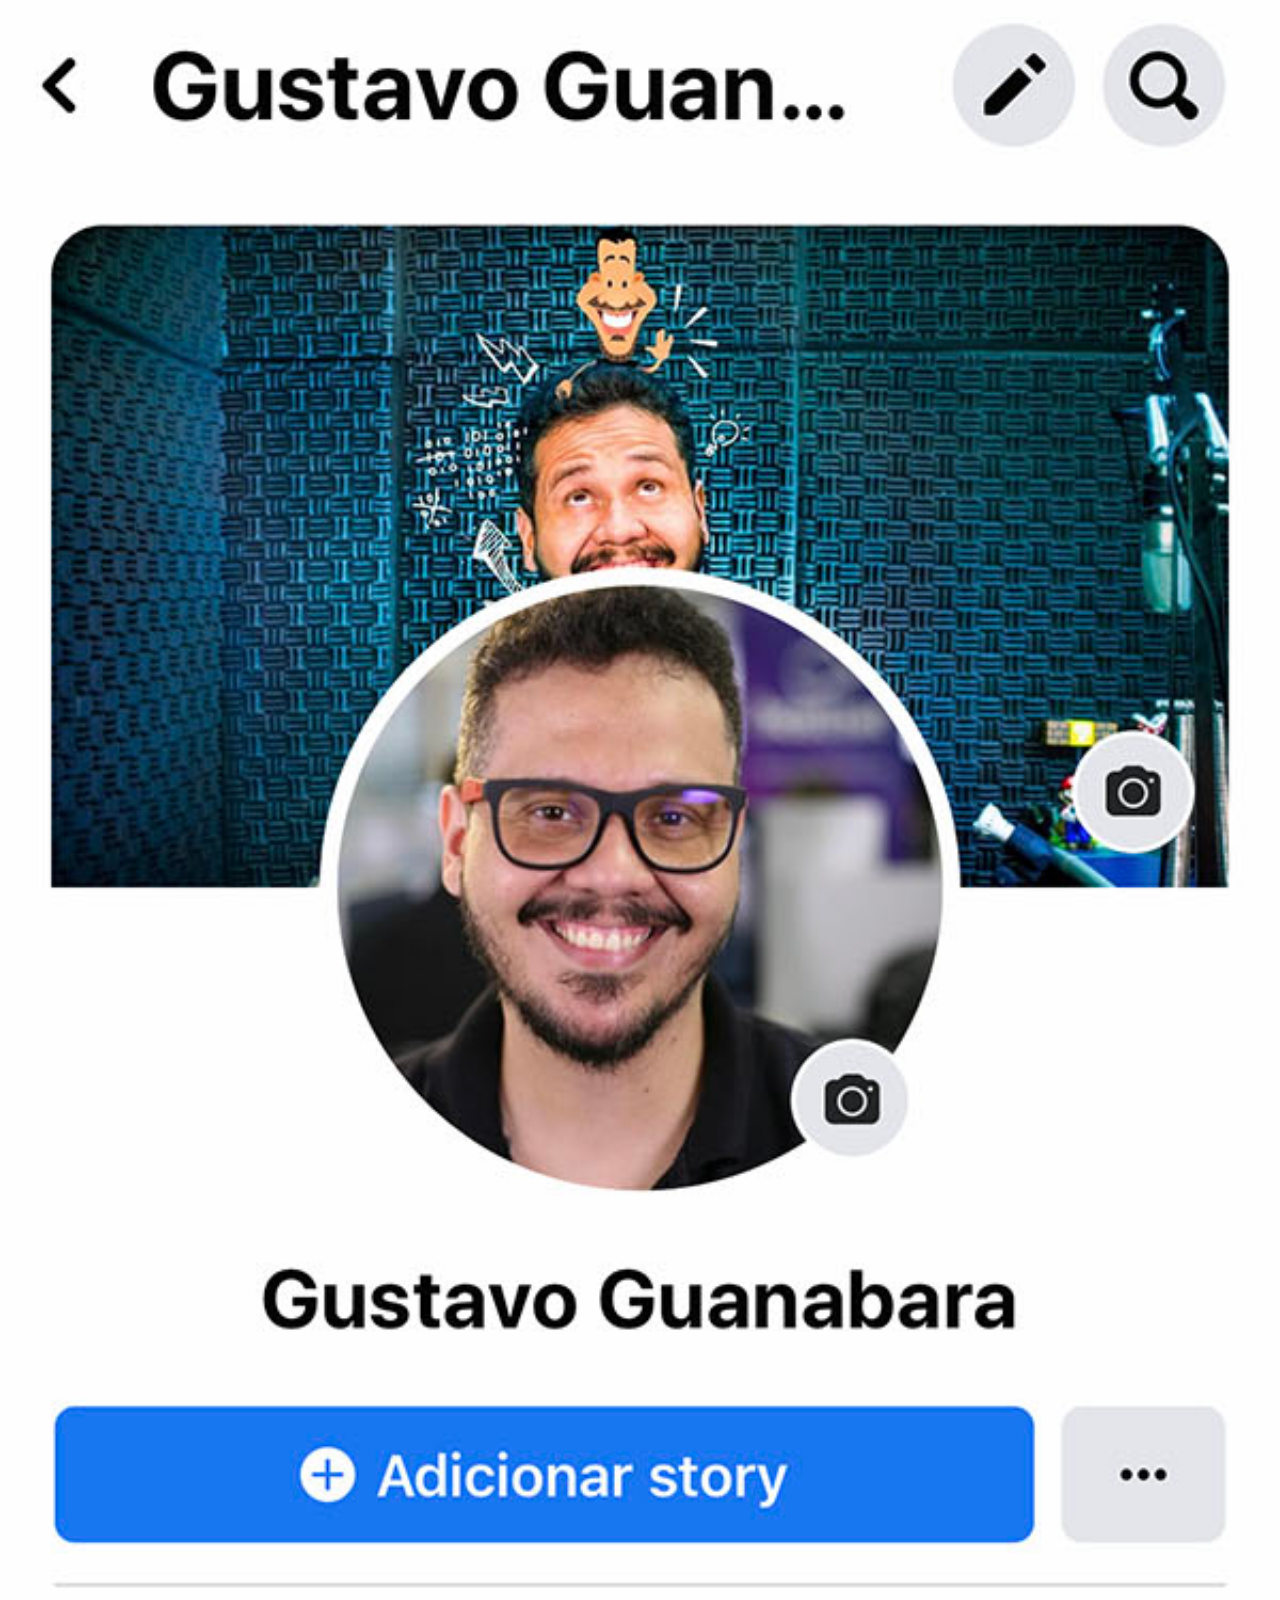
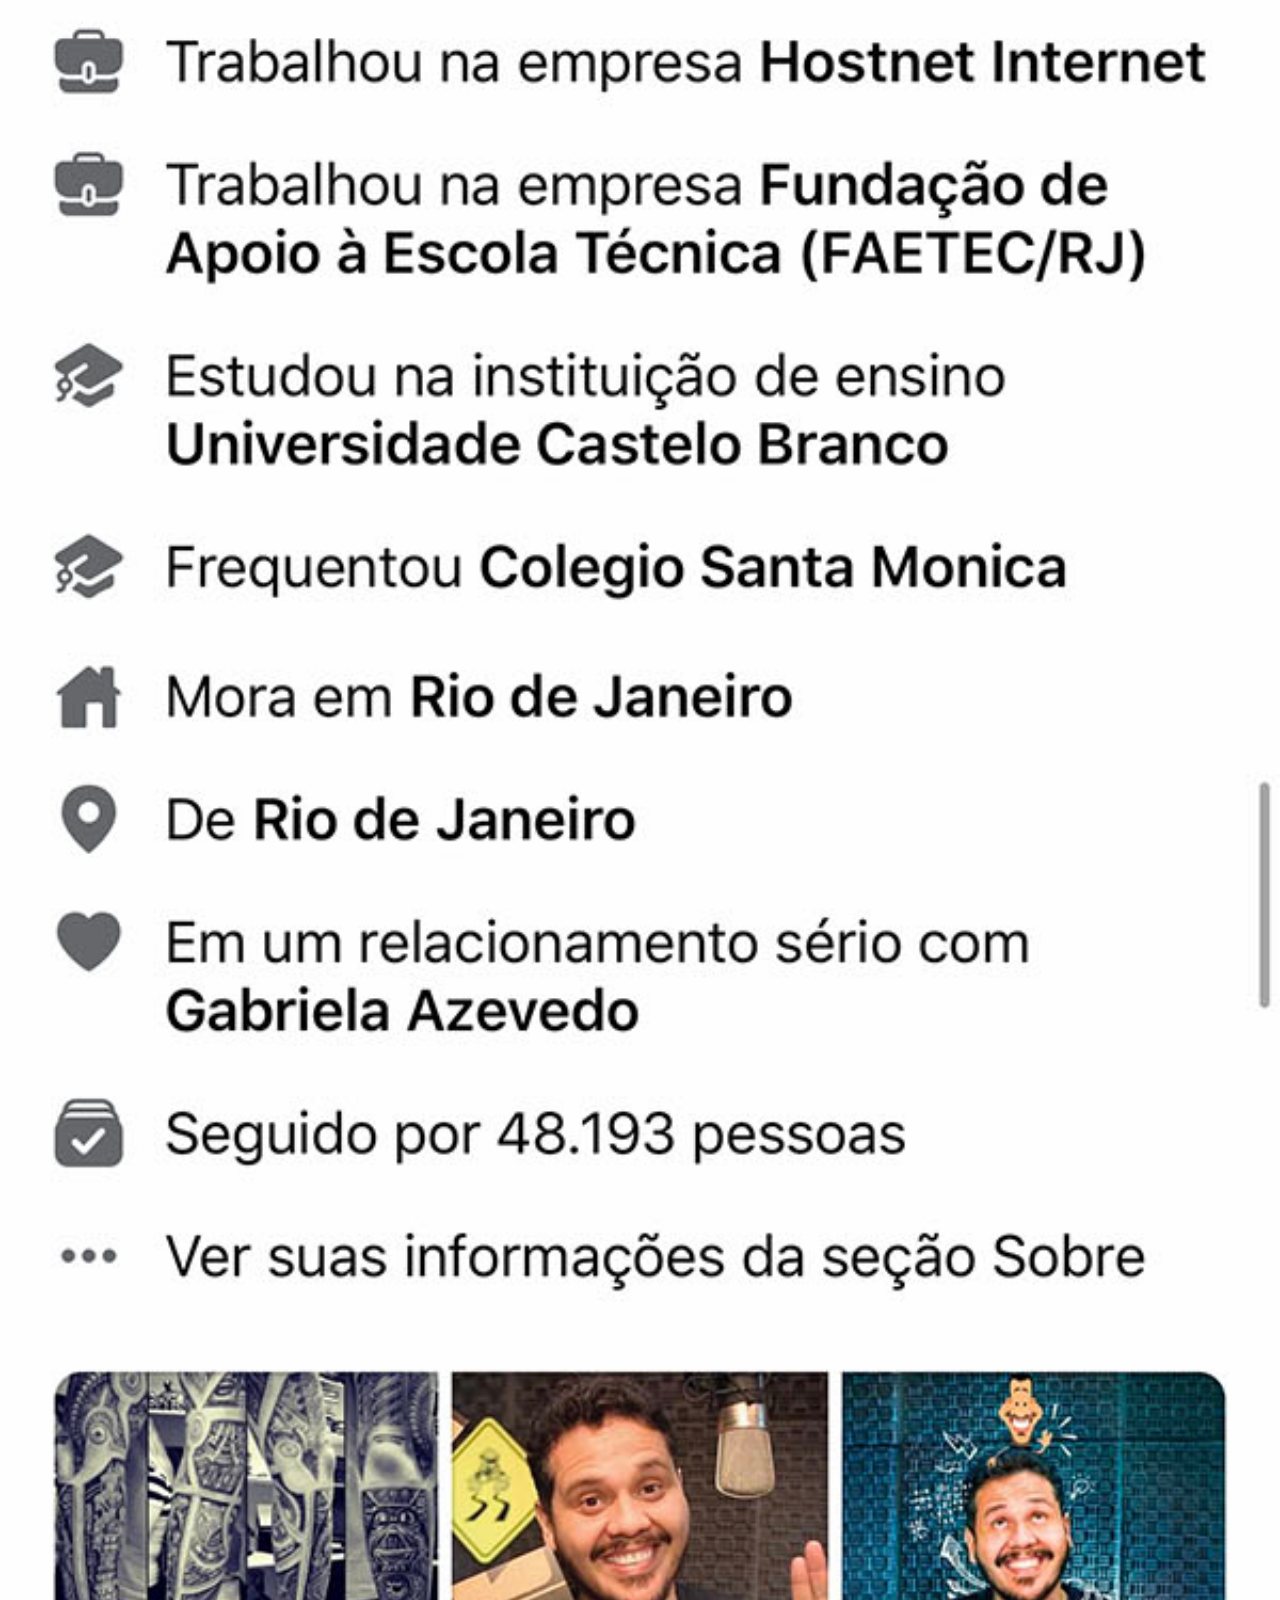
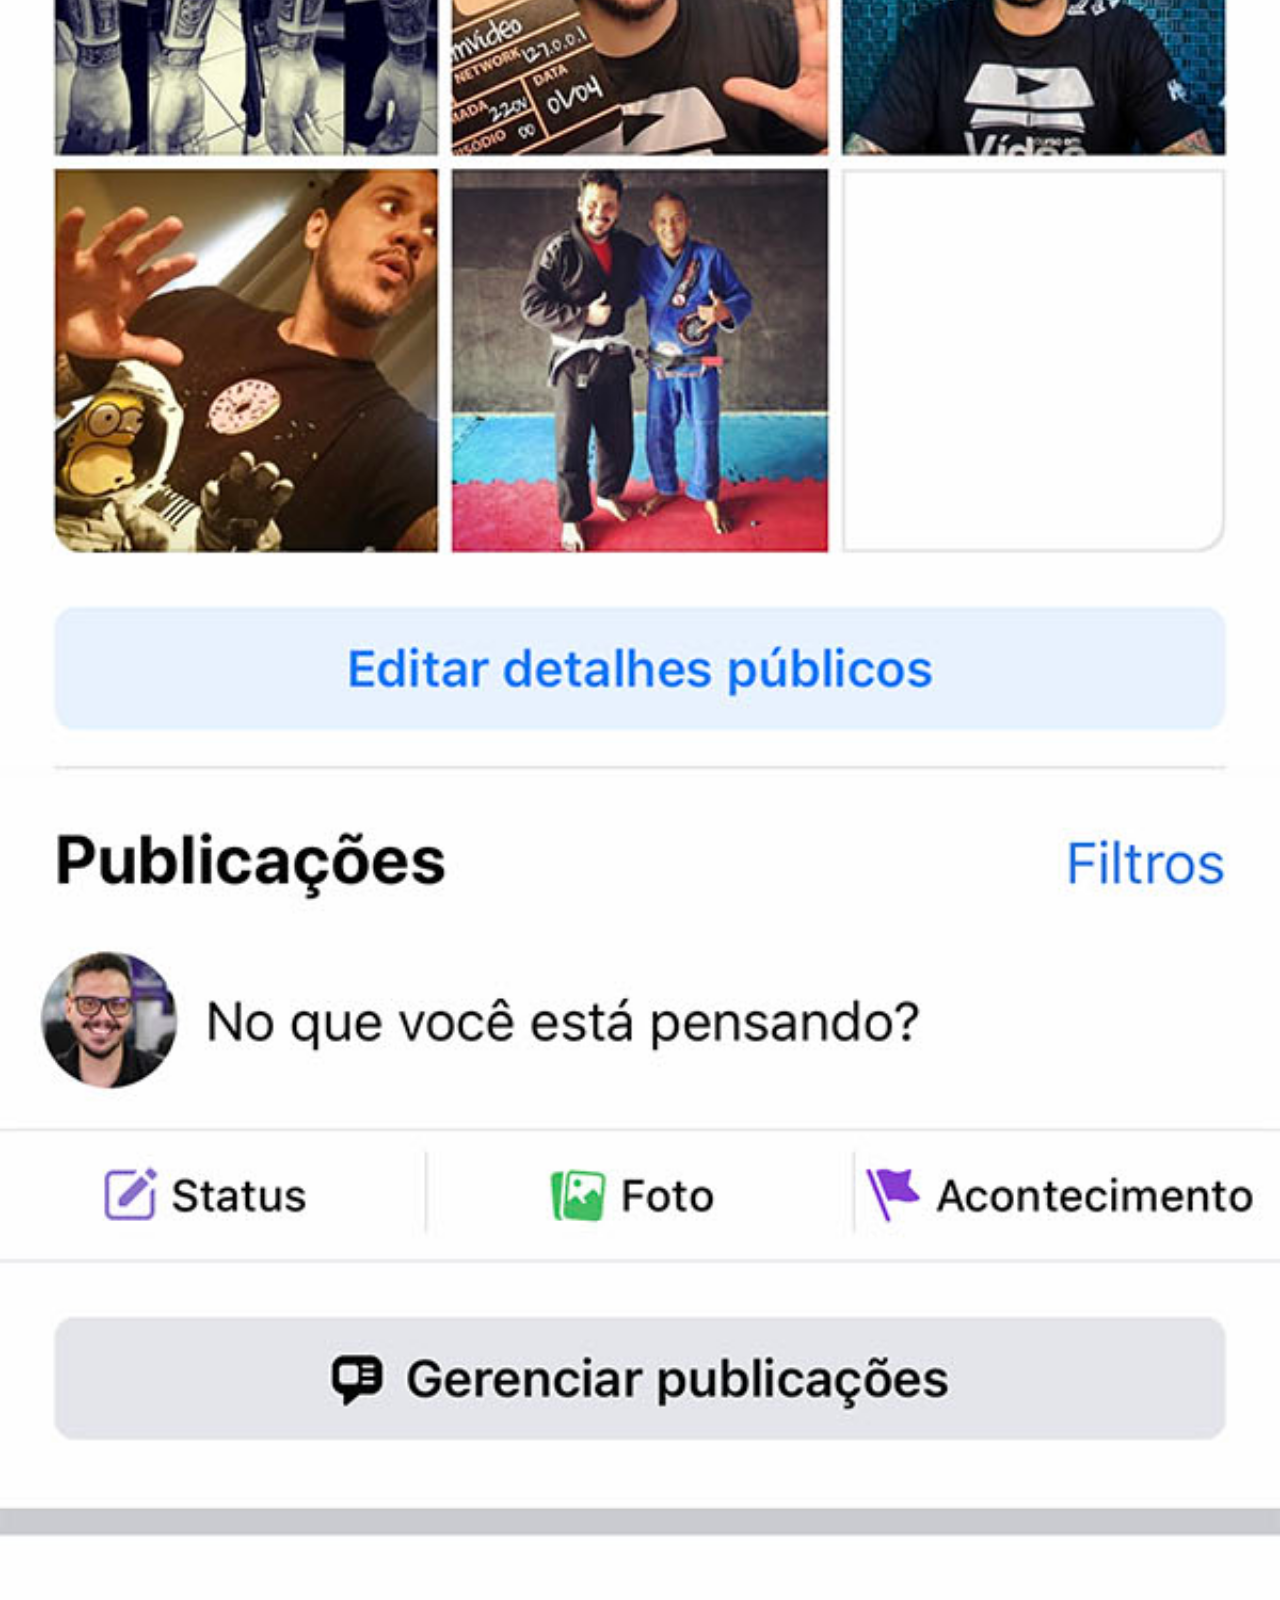
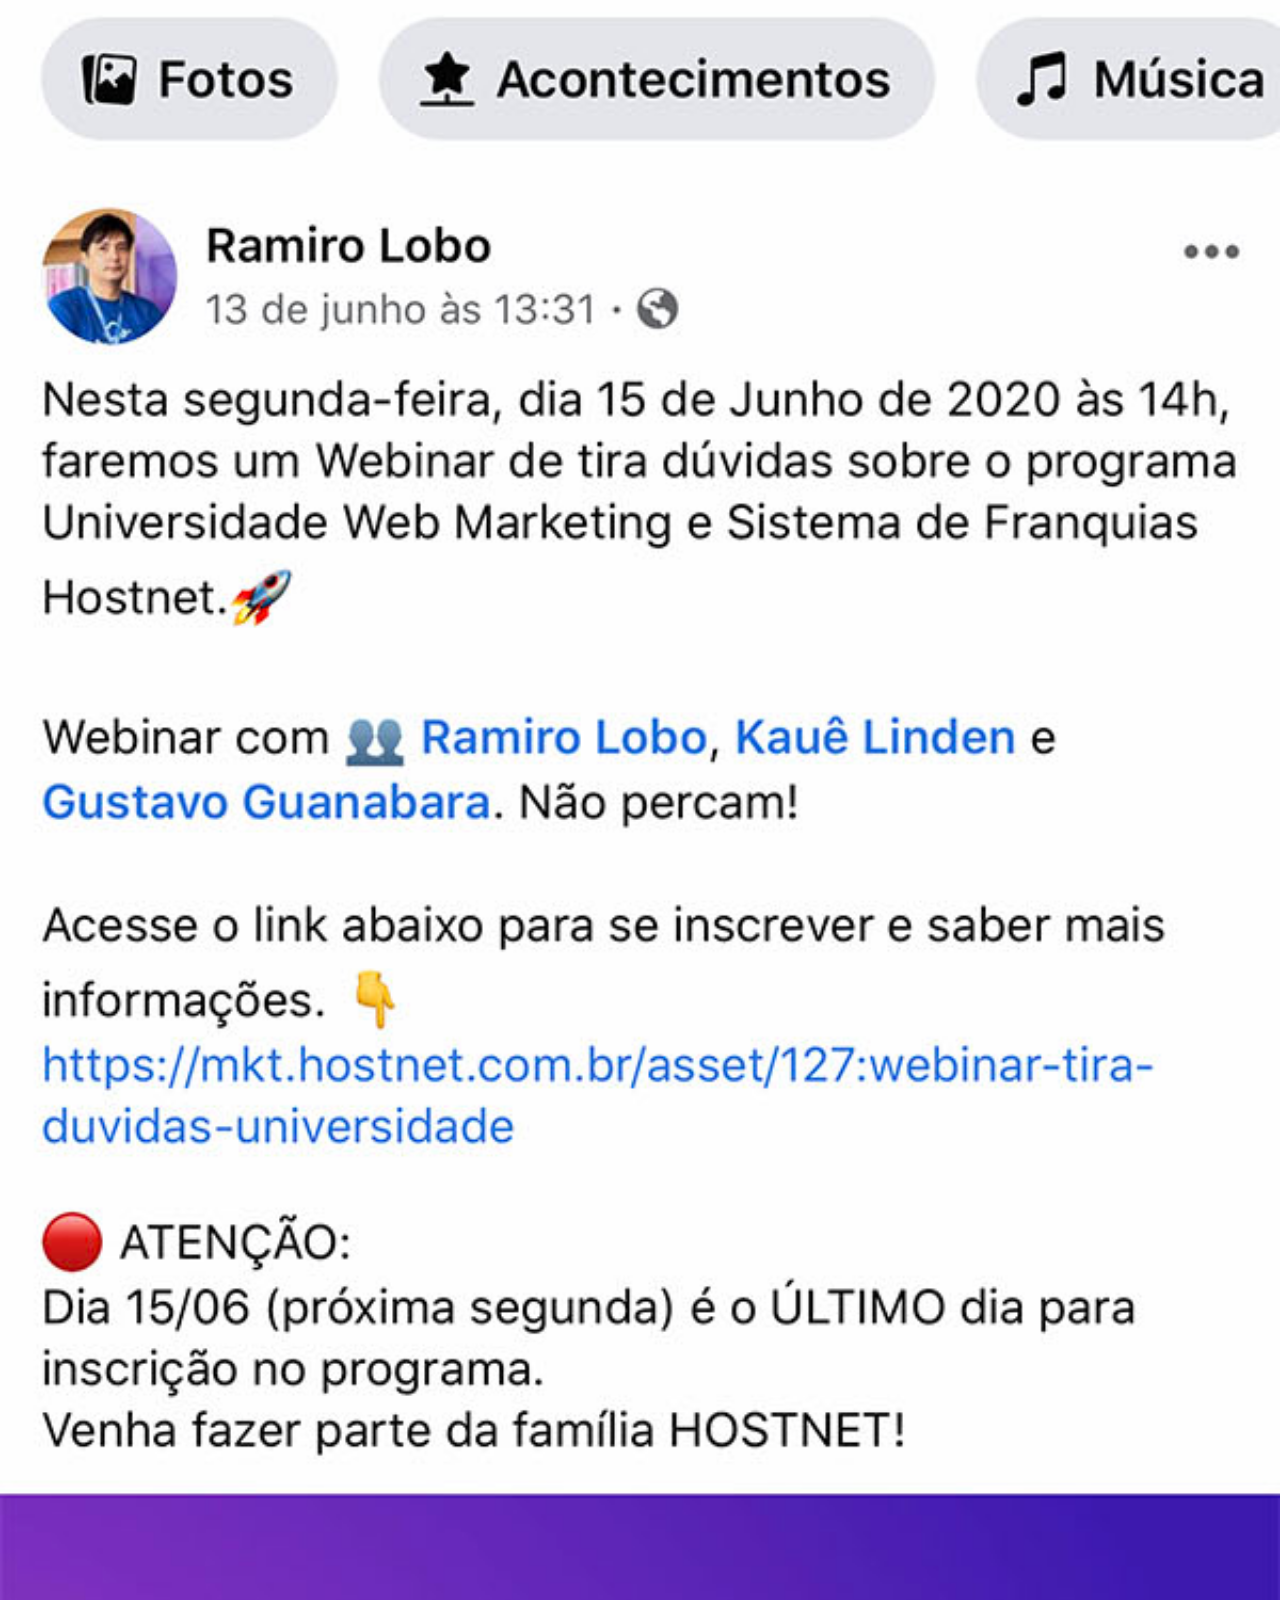
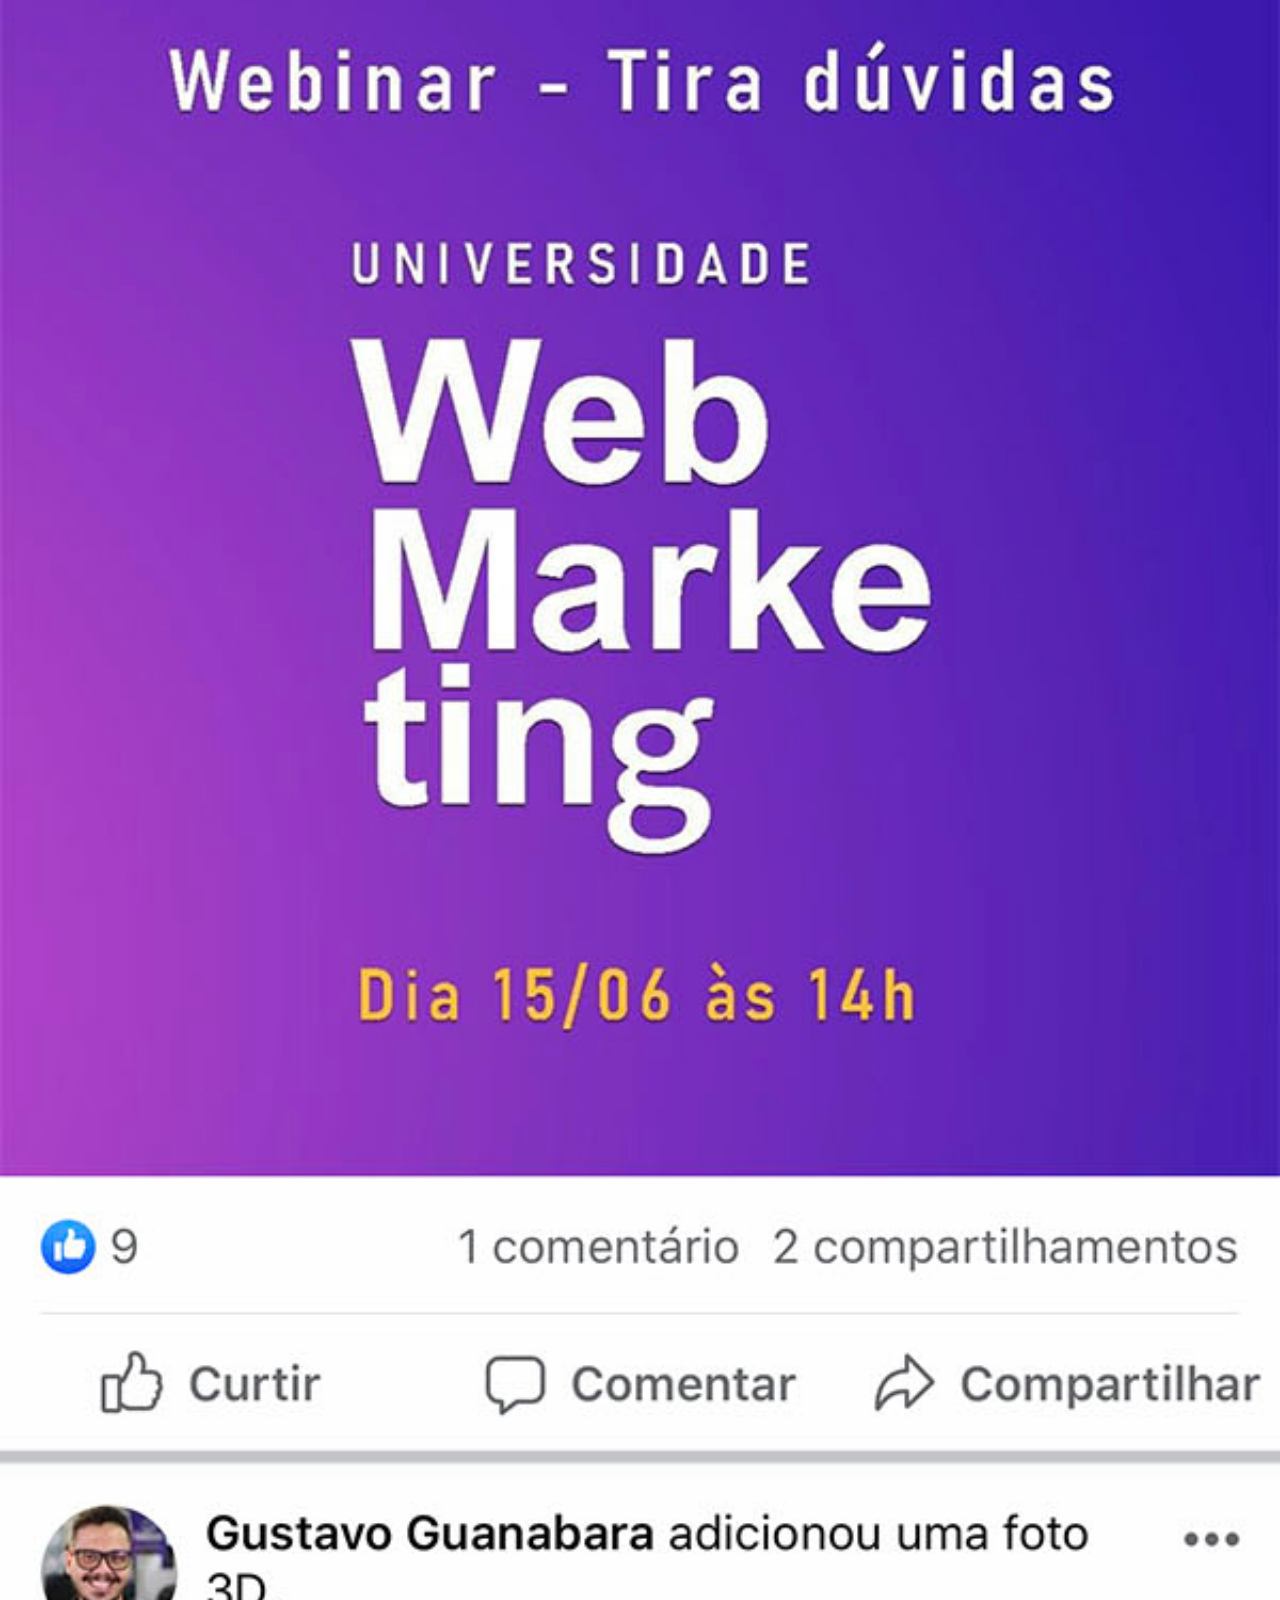
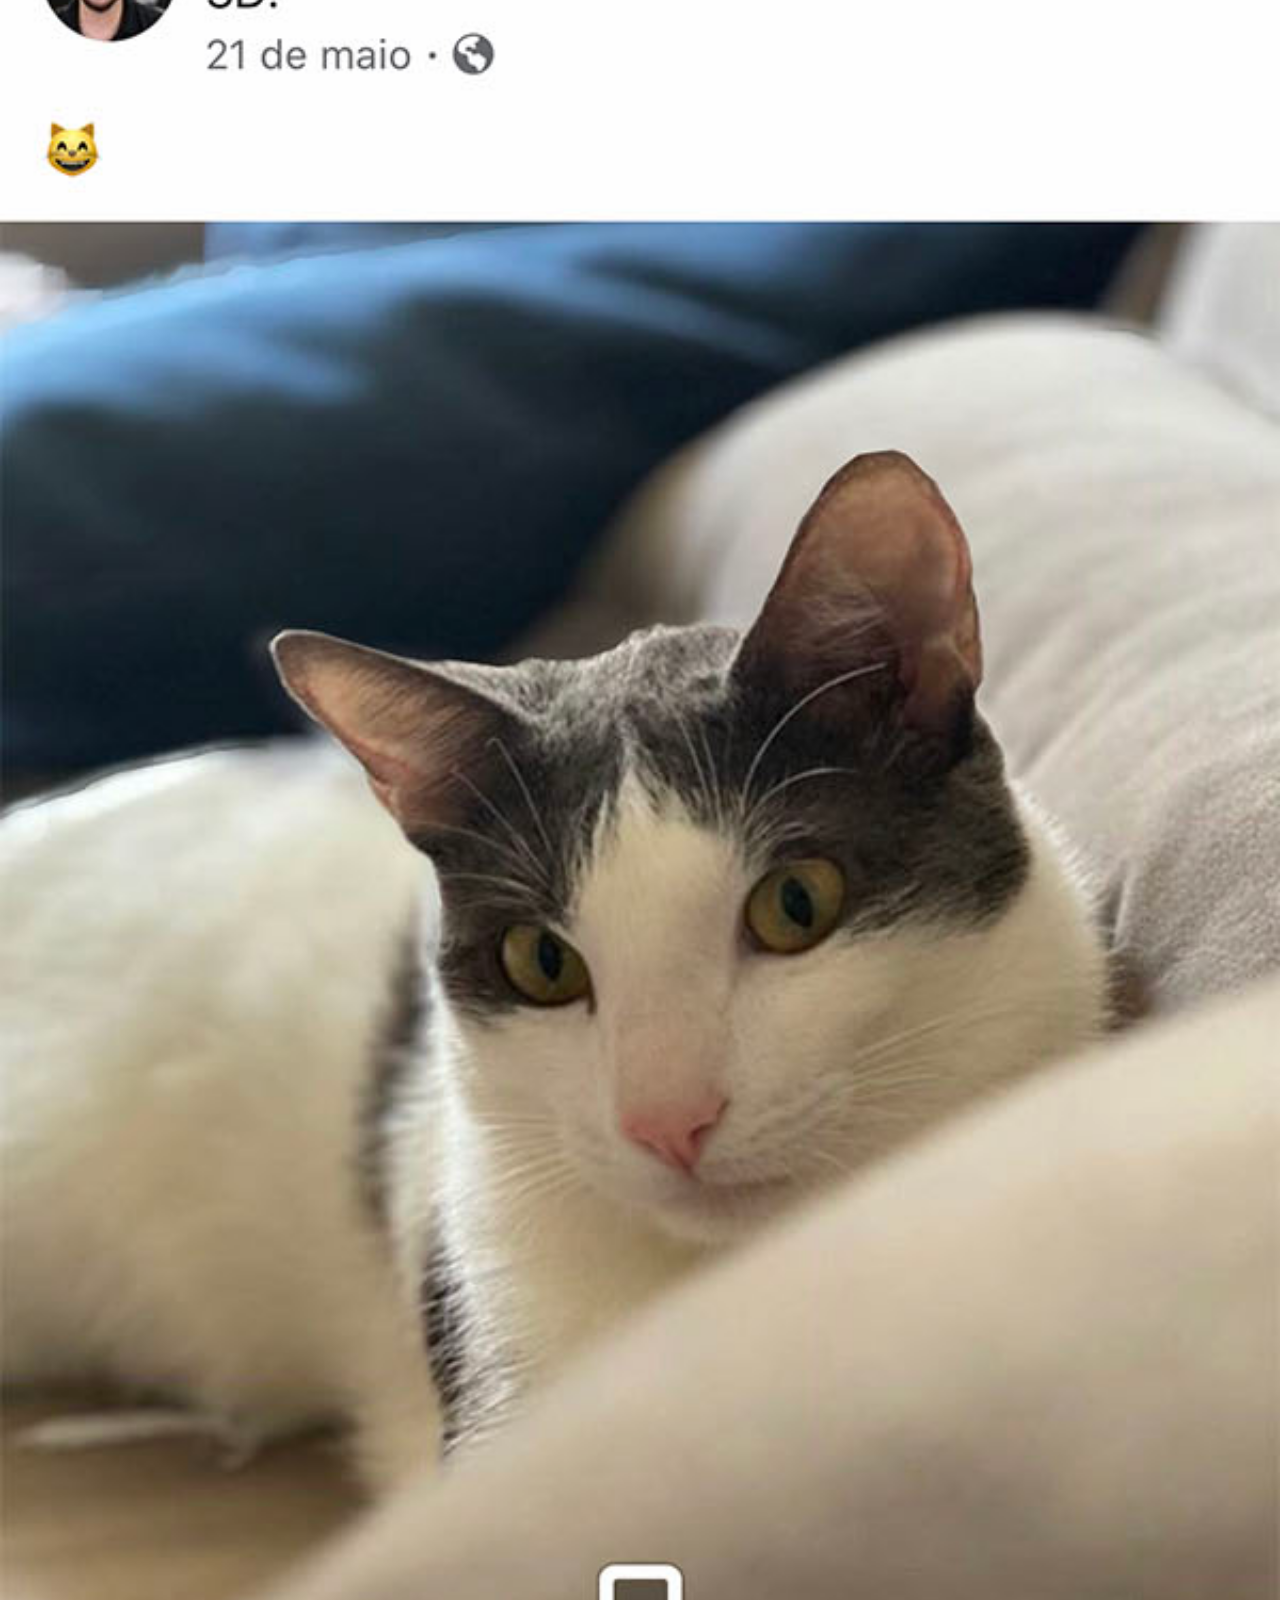
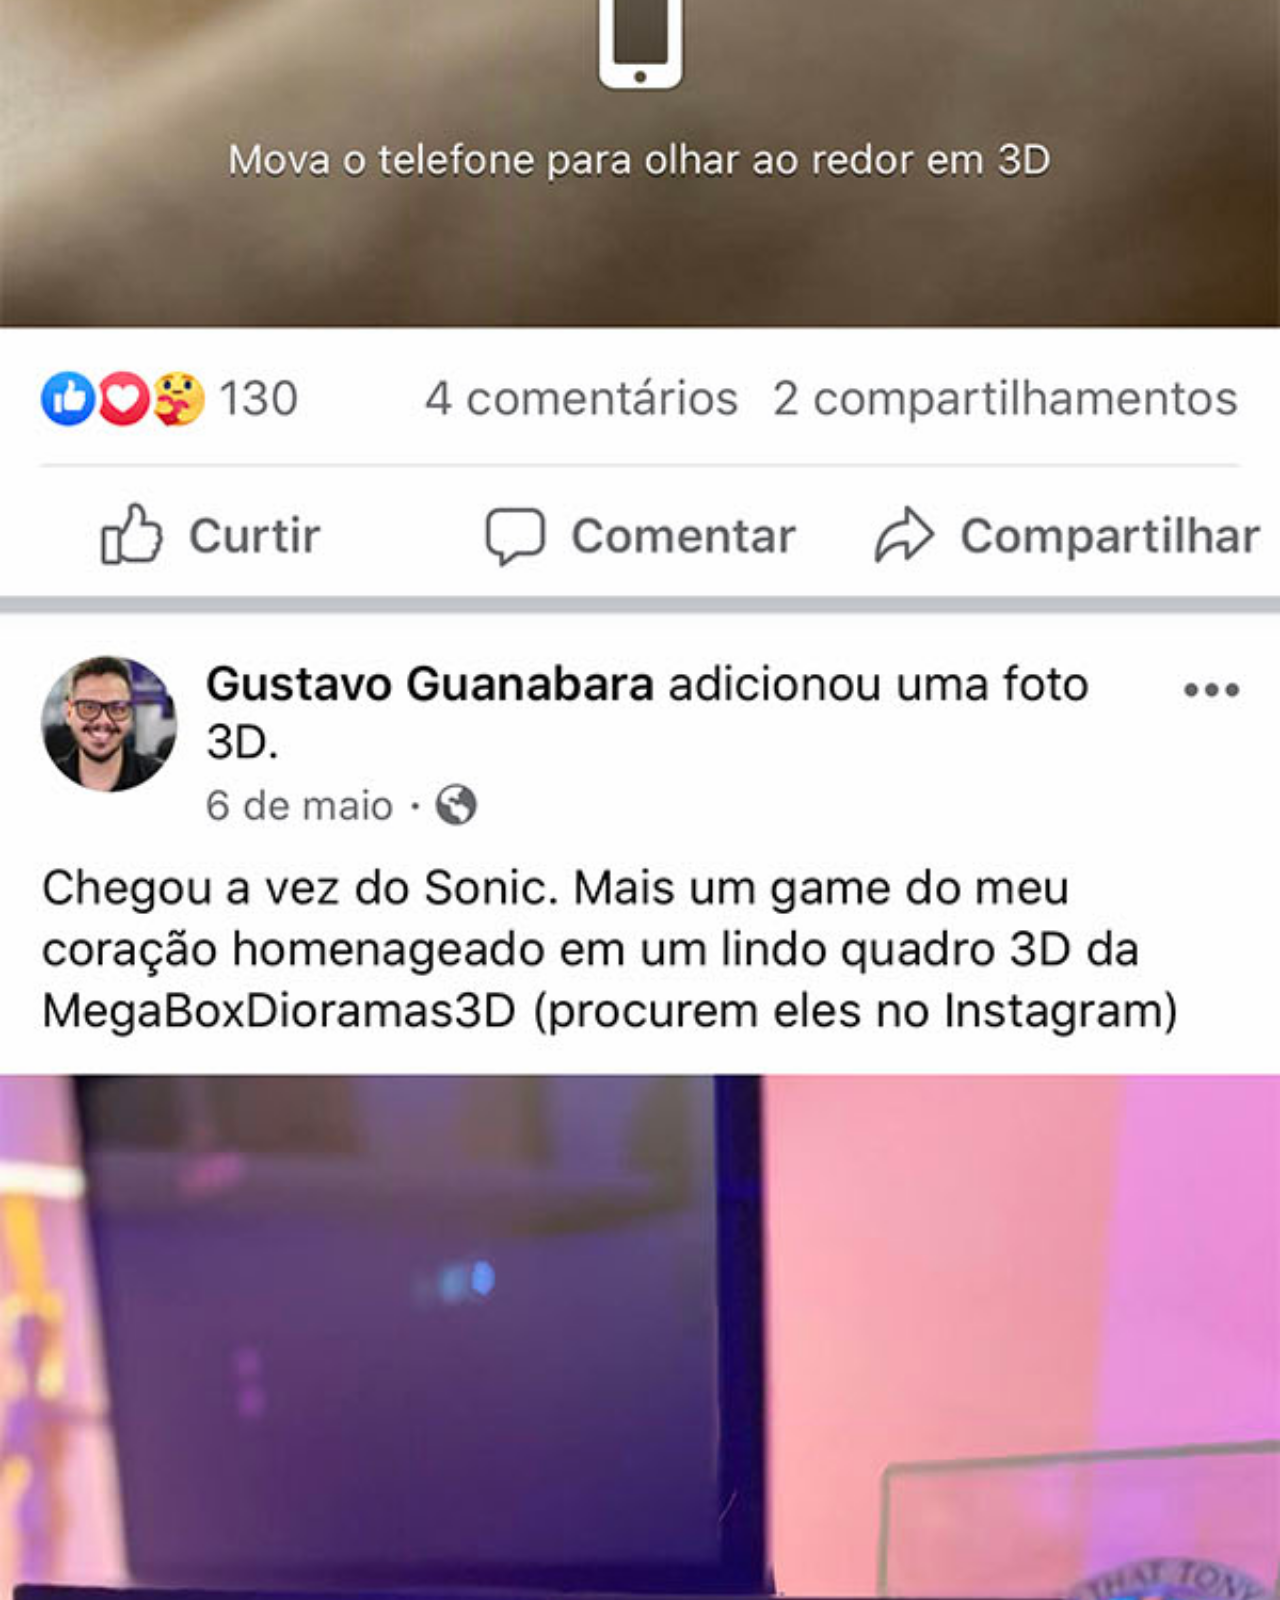
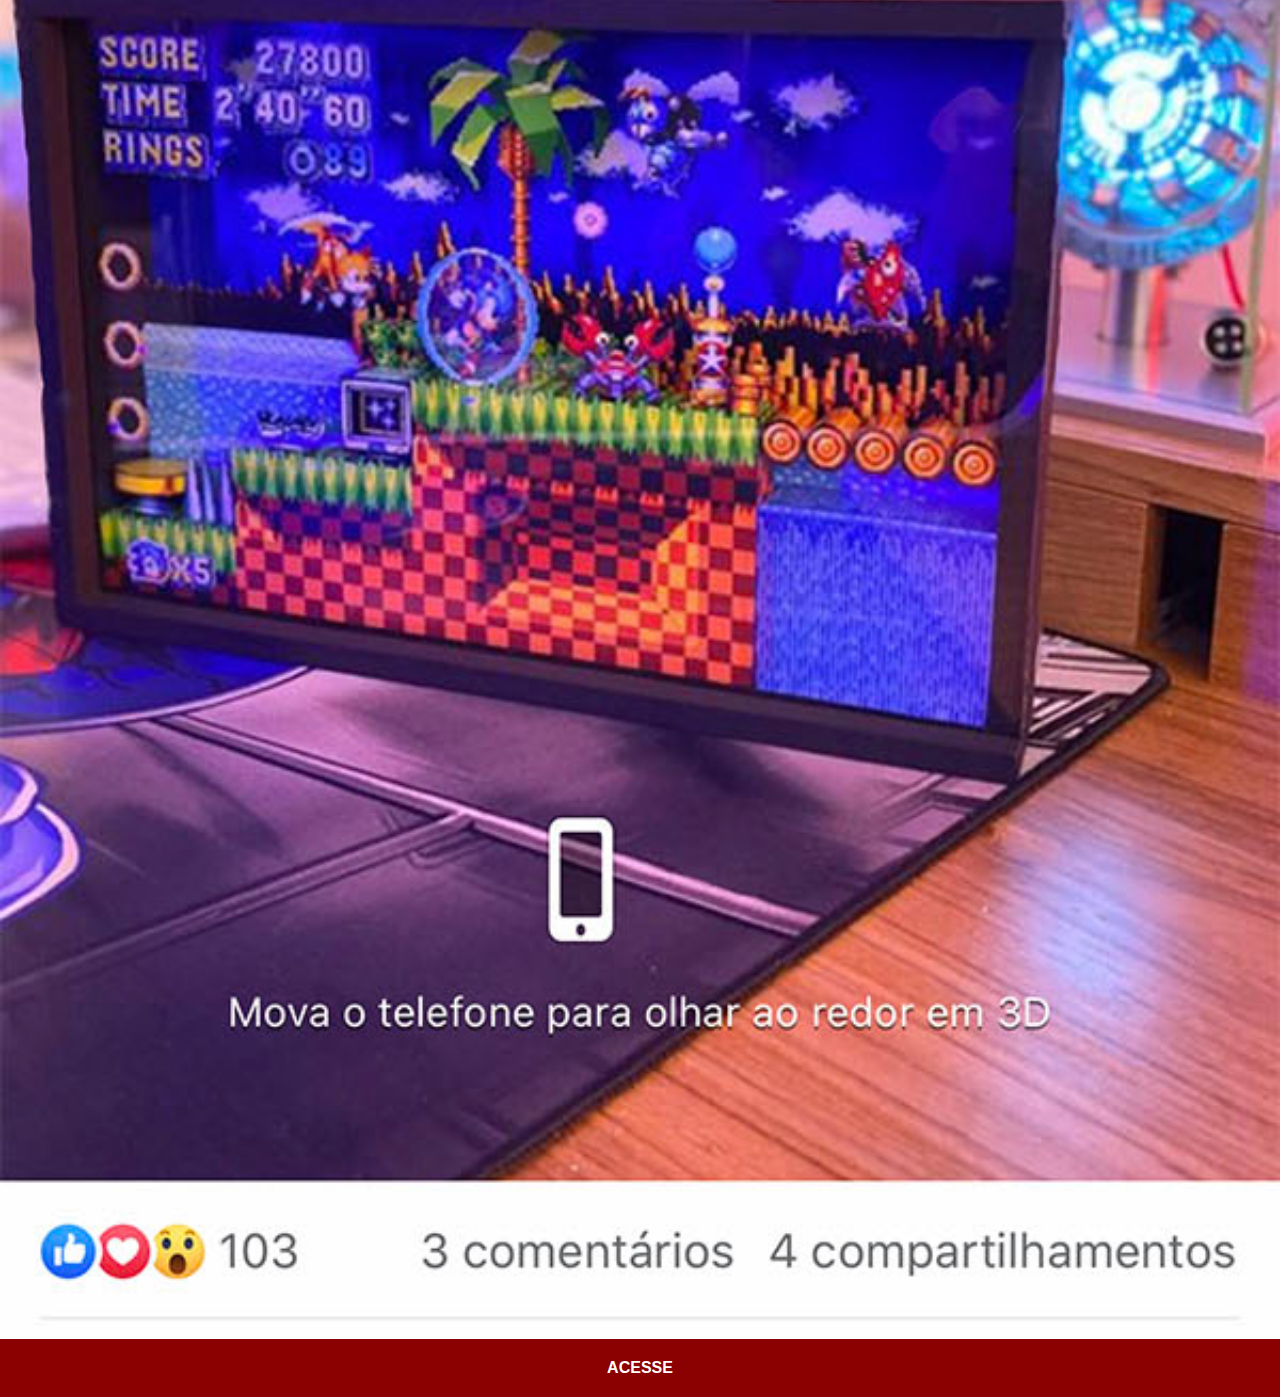
<file: Projeto Rede Social/facebook.html>
<!DOCTYPE html>
<html lang="pt-br">
<head>
    <meta charset="UTF-8">
    <meta http-equiv="X-UA-Compatible" content="IE=edge">
    <meta name="viewport" content="width=device-width, initial-scale=1.0">
    <title>Document</title>
    <link rel="stylesheet" href="estilo/social.css">
</head>
<body>
    <img src="imagens/tela-facebook.jpg" alt="facebook">
    <a href="https://www.facebook.com/" target="_blank">ACESSE</a>
</body>
</html>
</file>
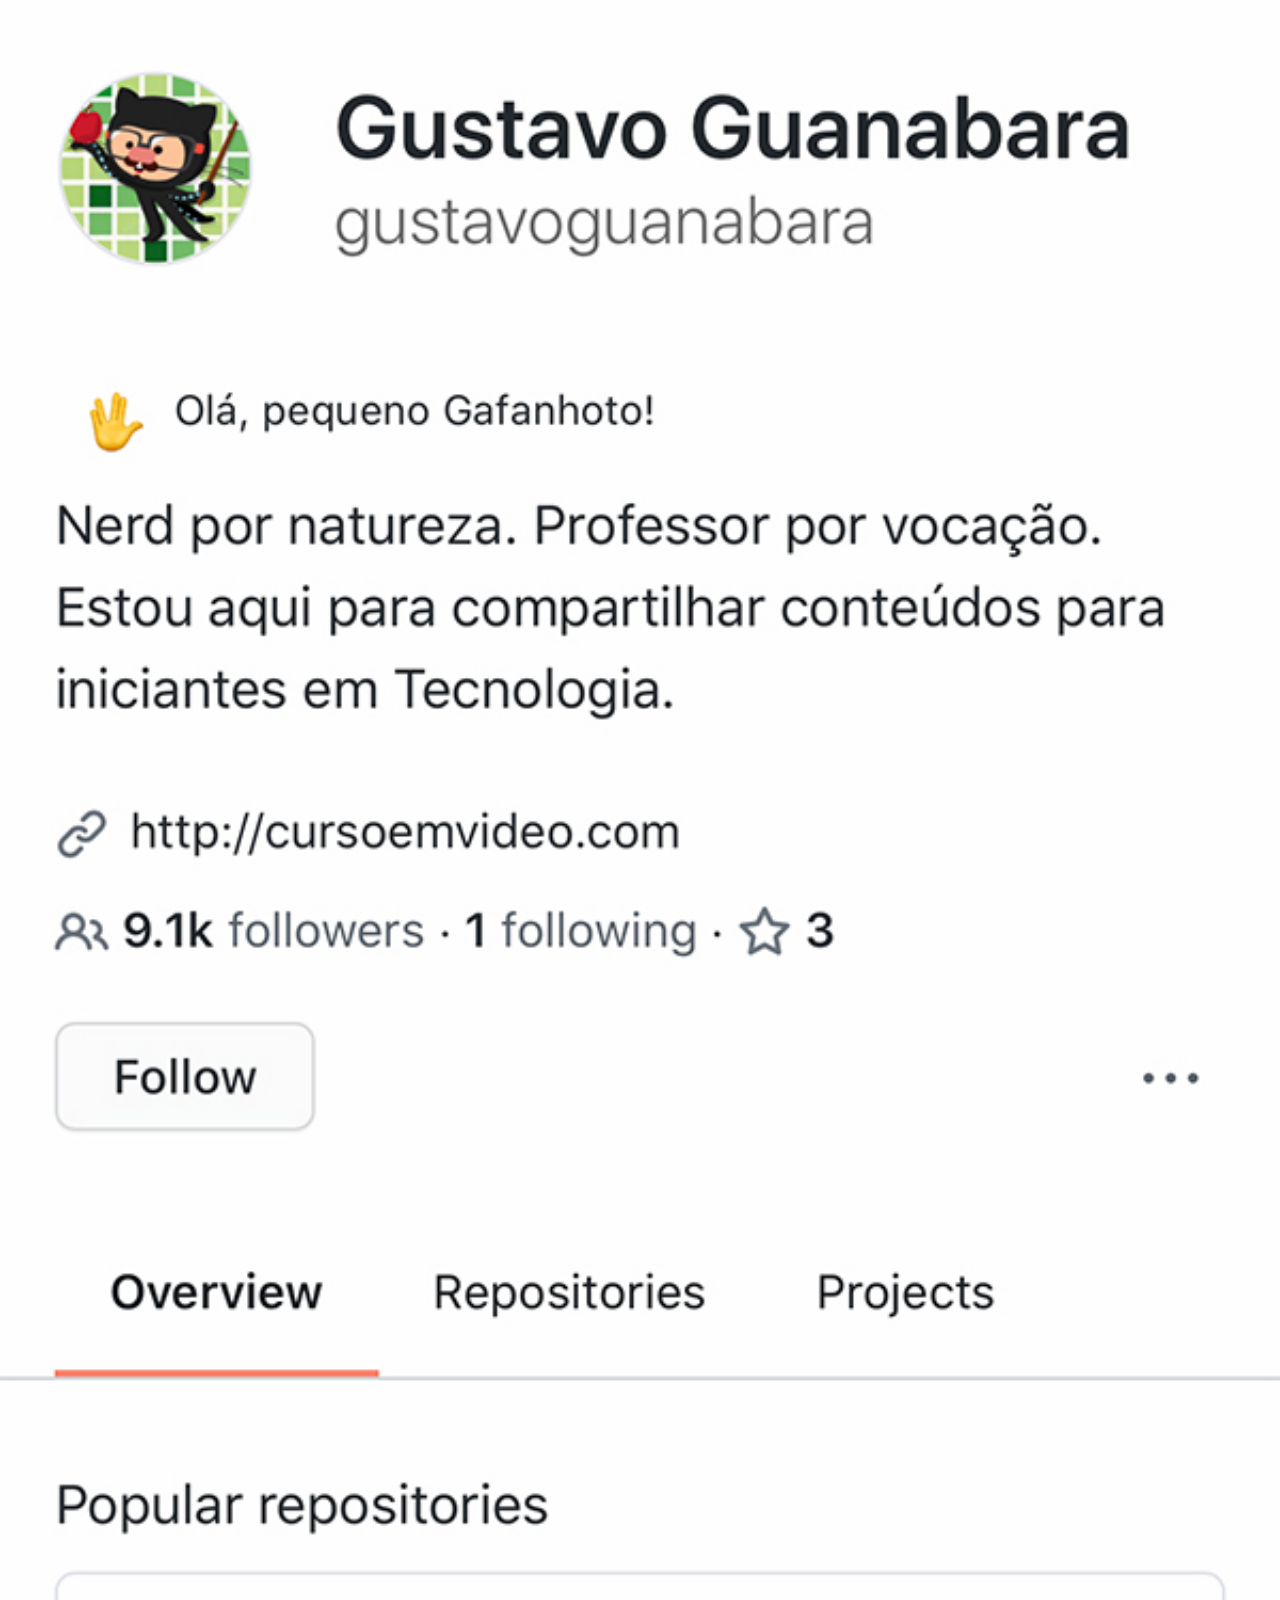
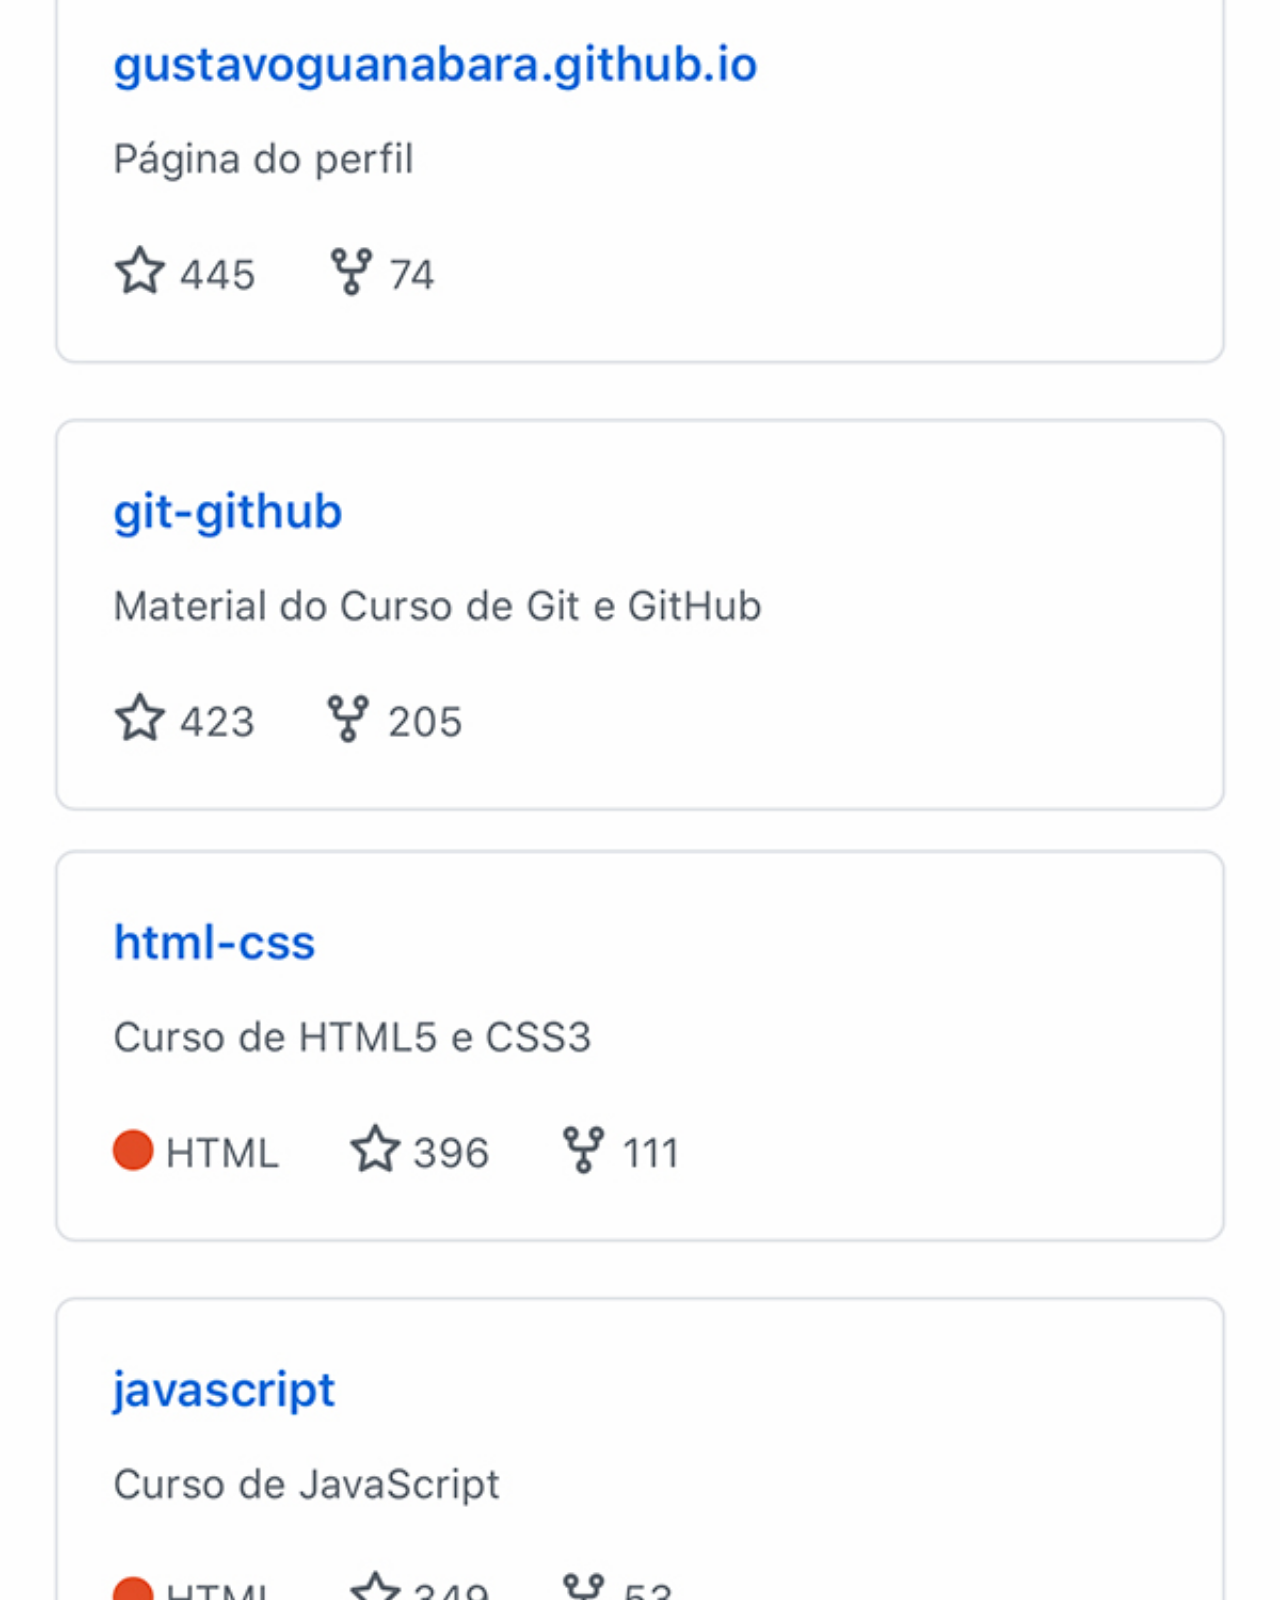
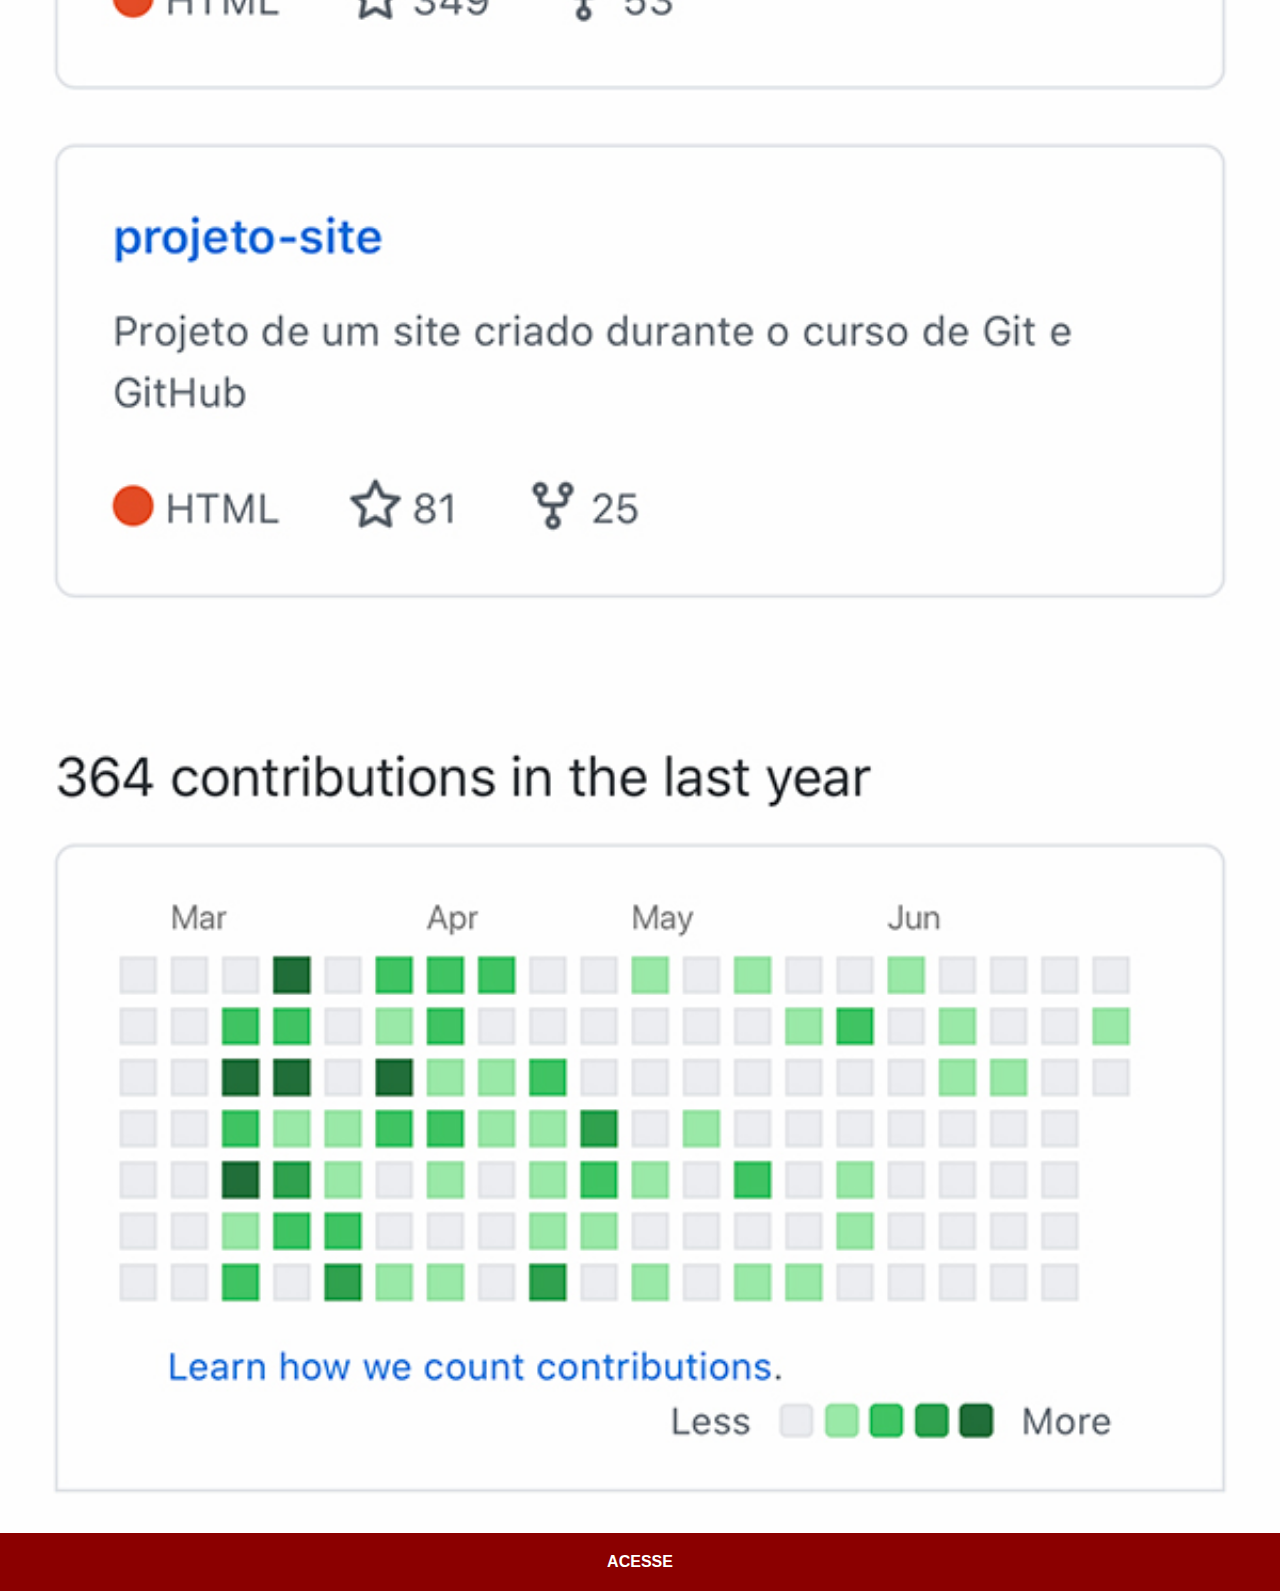
<file: Projeto Rede Social/github.html>
<!DOCTYPE html>
<html lang="pt-br">
<head>
    <meta charset="UTF-8">
    <meta http-equiv="X-UA-Compatible" content="IE=edge">
    <meta name="viewport" content="width=device-width, initial-scale=1.0">
    <title>Document</title>
    <link rel="stylesheet" href="estilo/social.css">
</head>
<body>
    <img src="imagens/tela-github.jpg" alt="GitHub">
    <a href="https://github.com/Johnny-DF26" target="_blank">ACESSE</a>
</body>
</html>
</file>
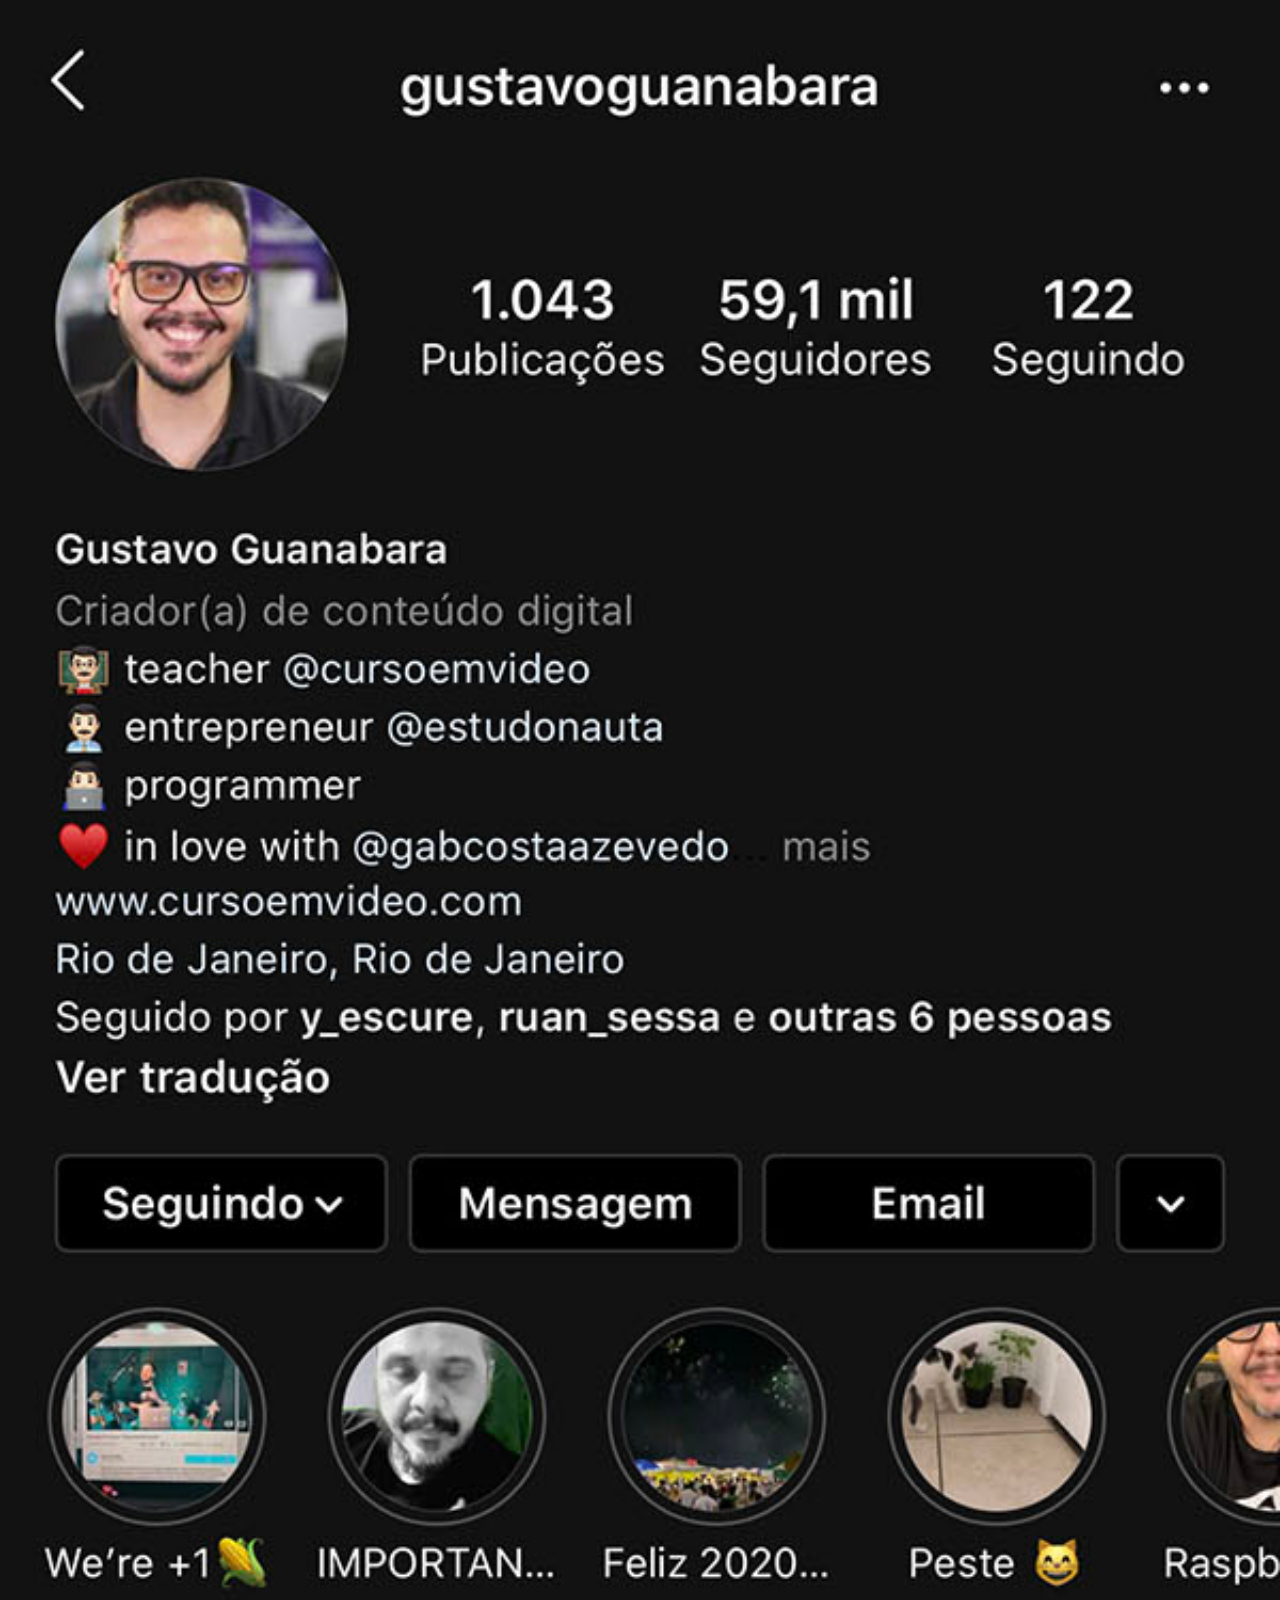
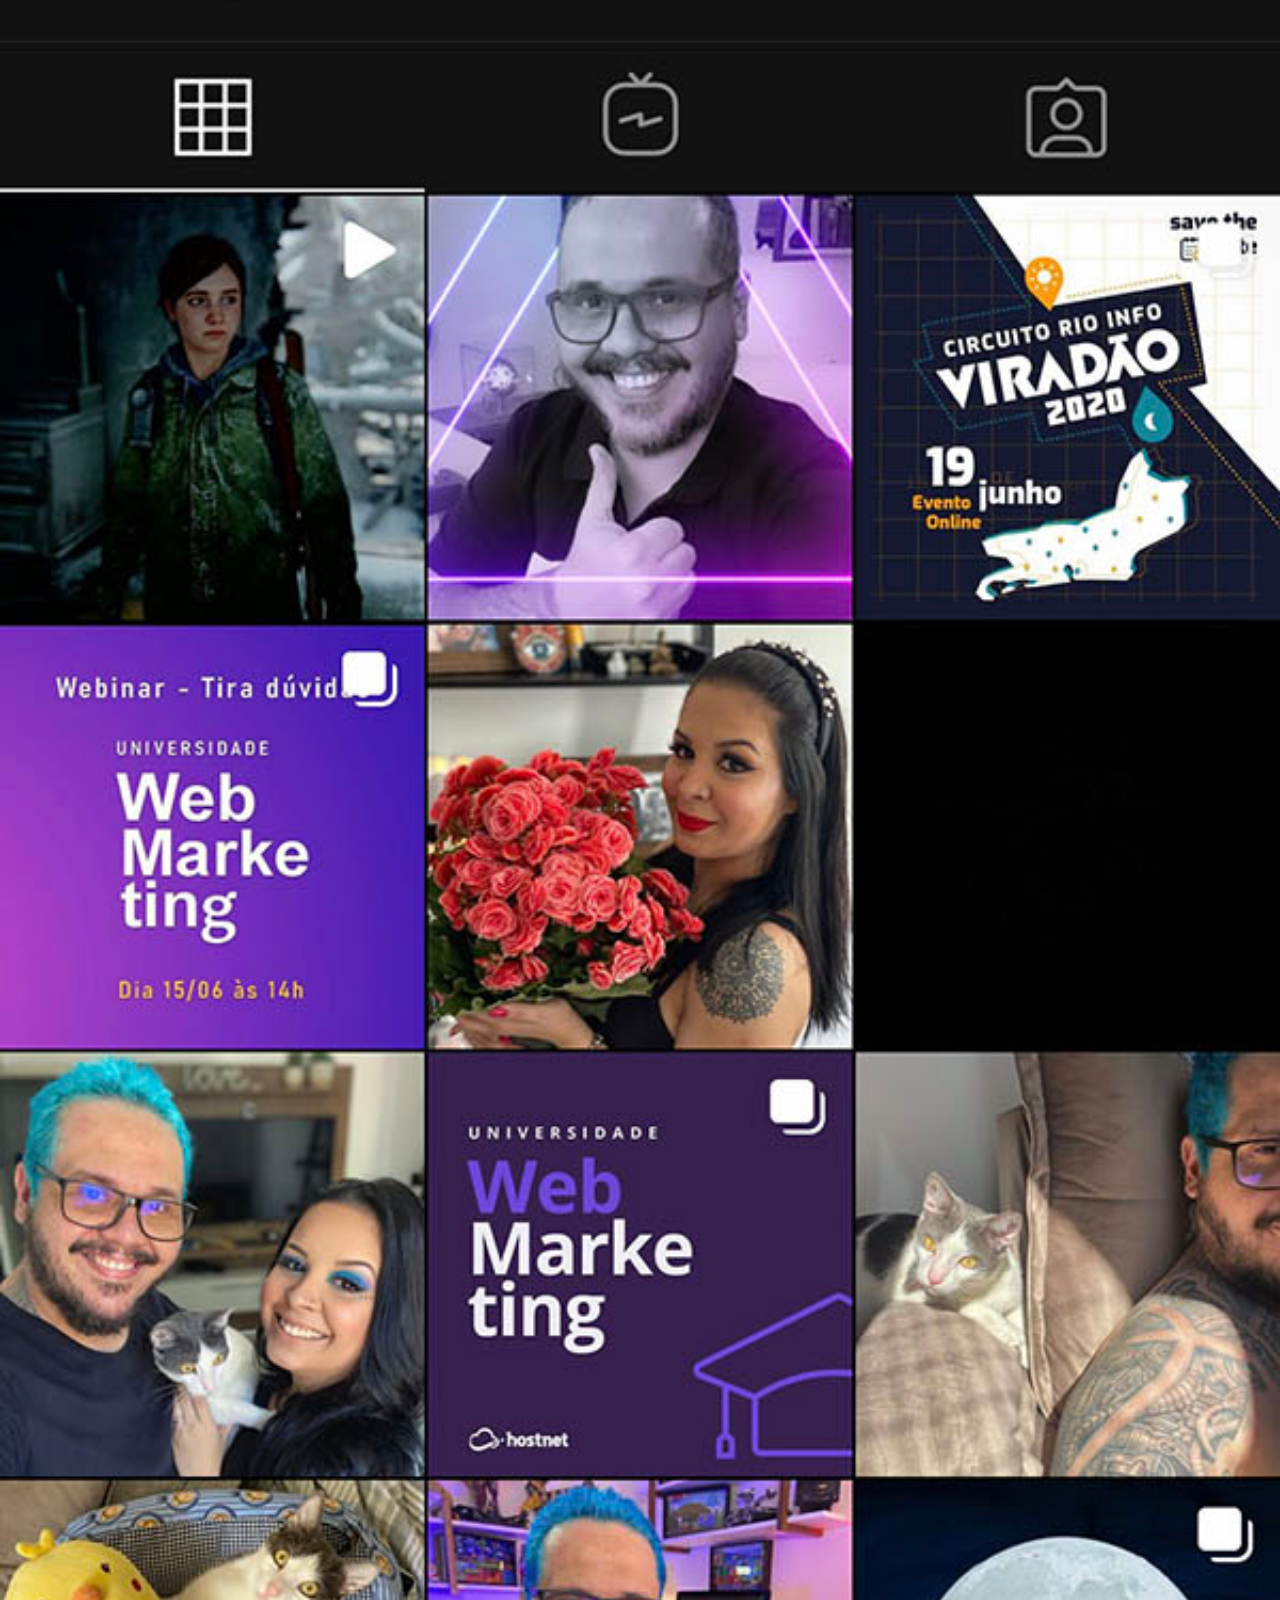
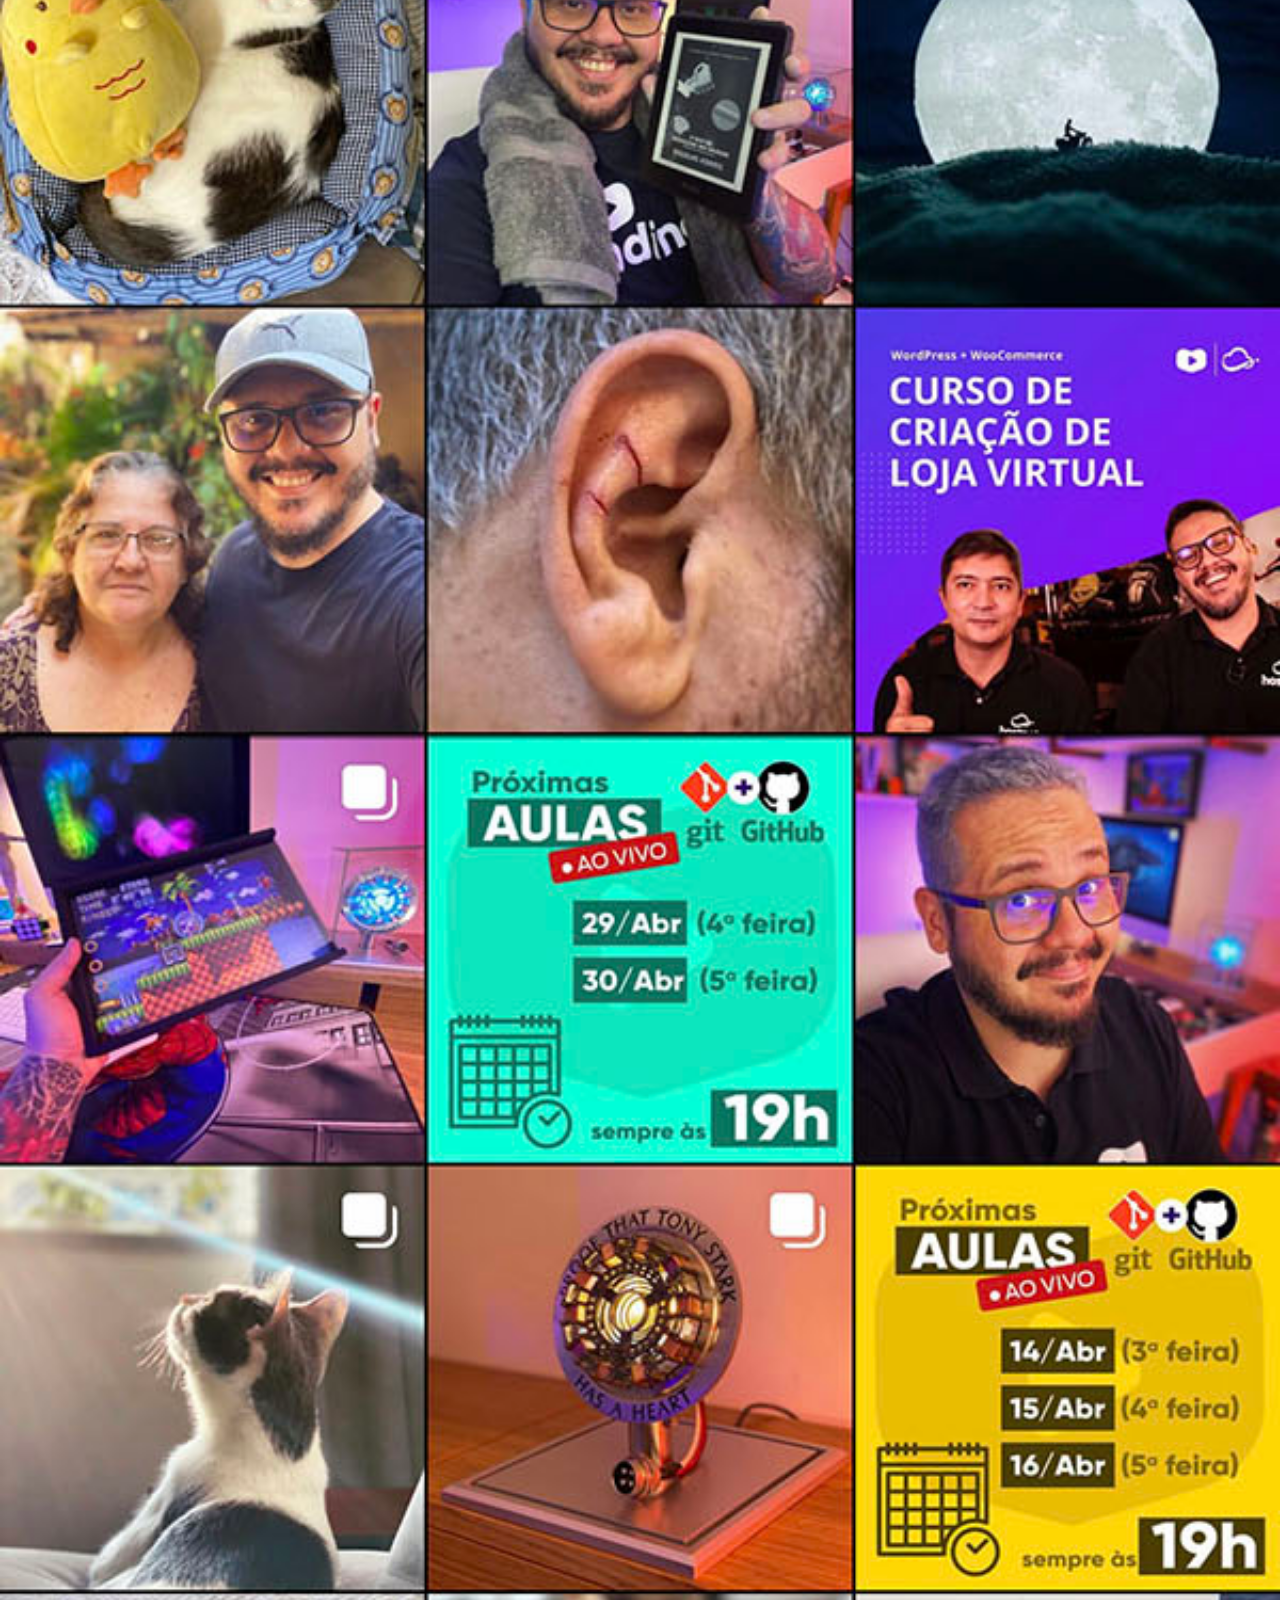
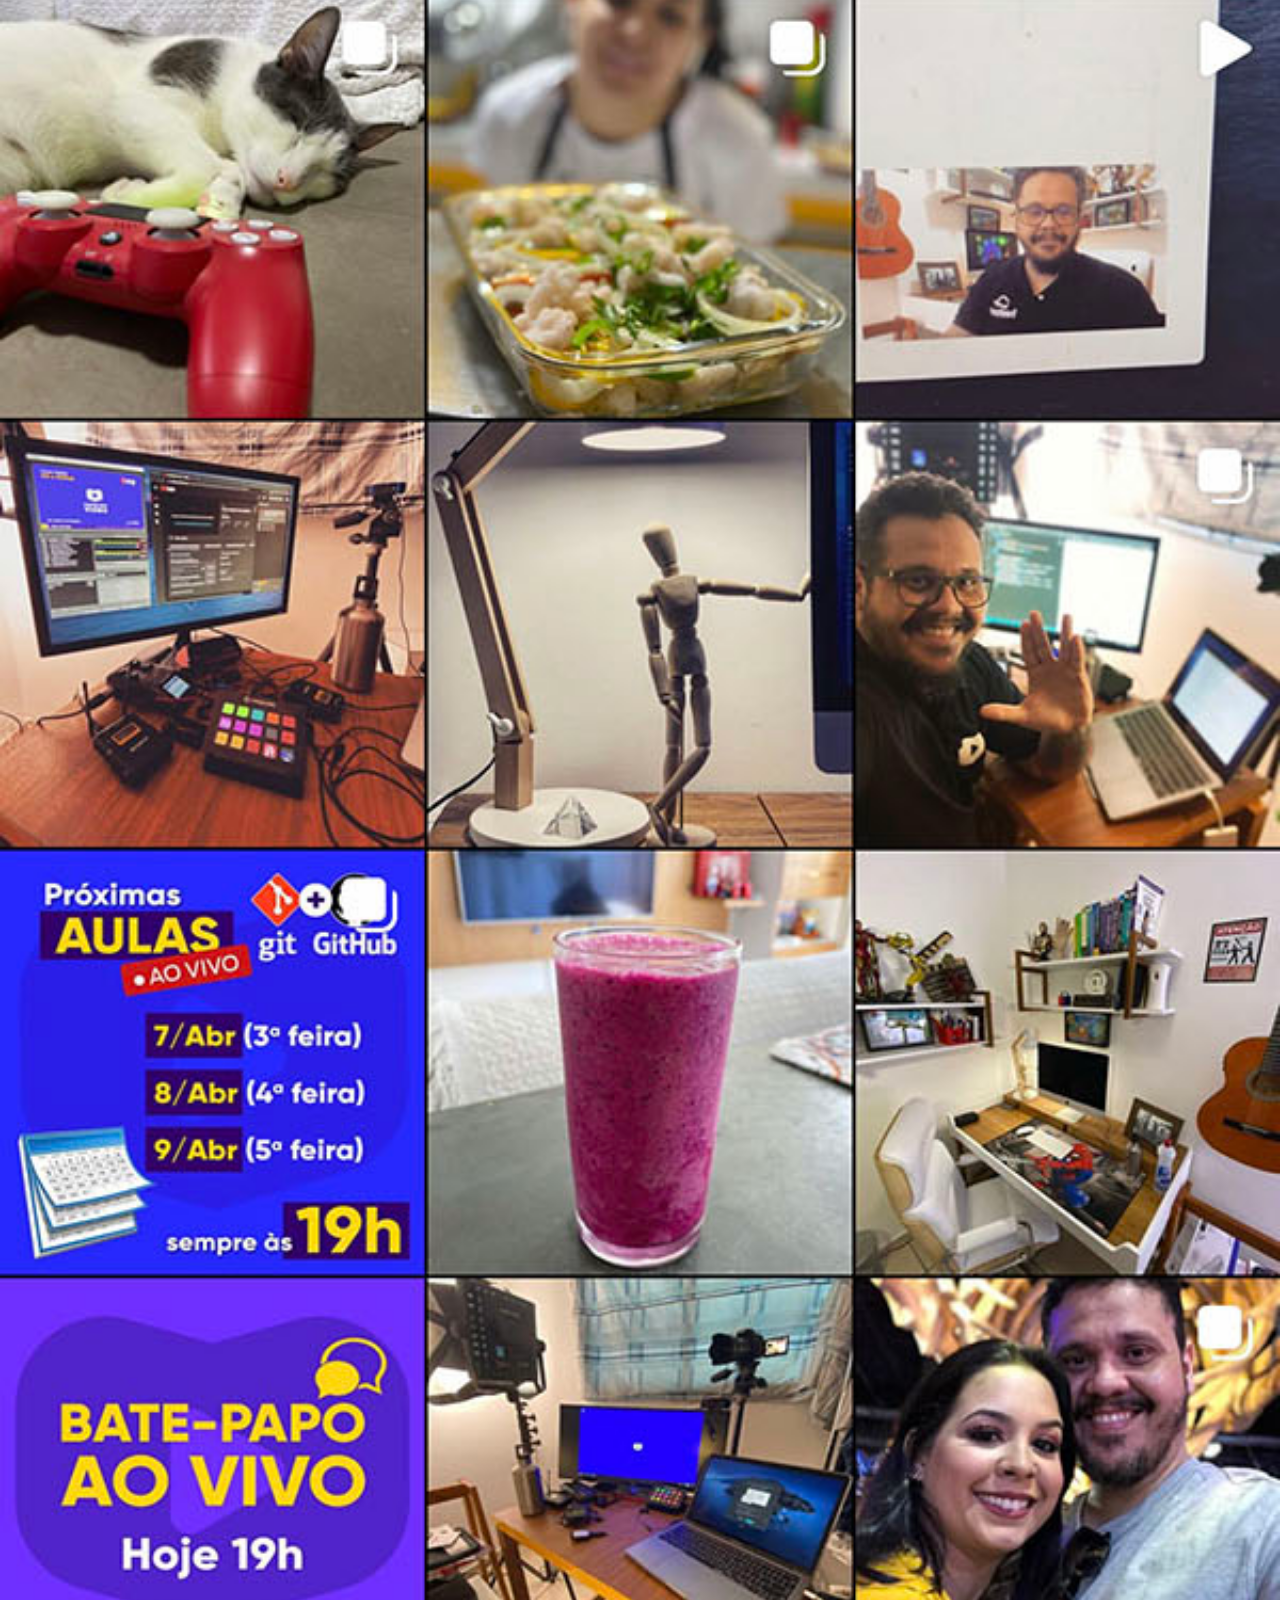
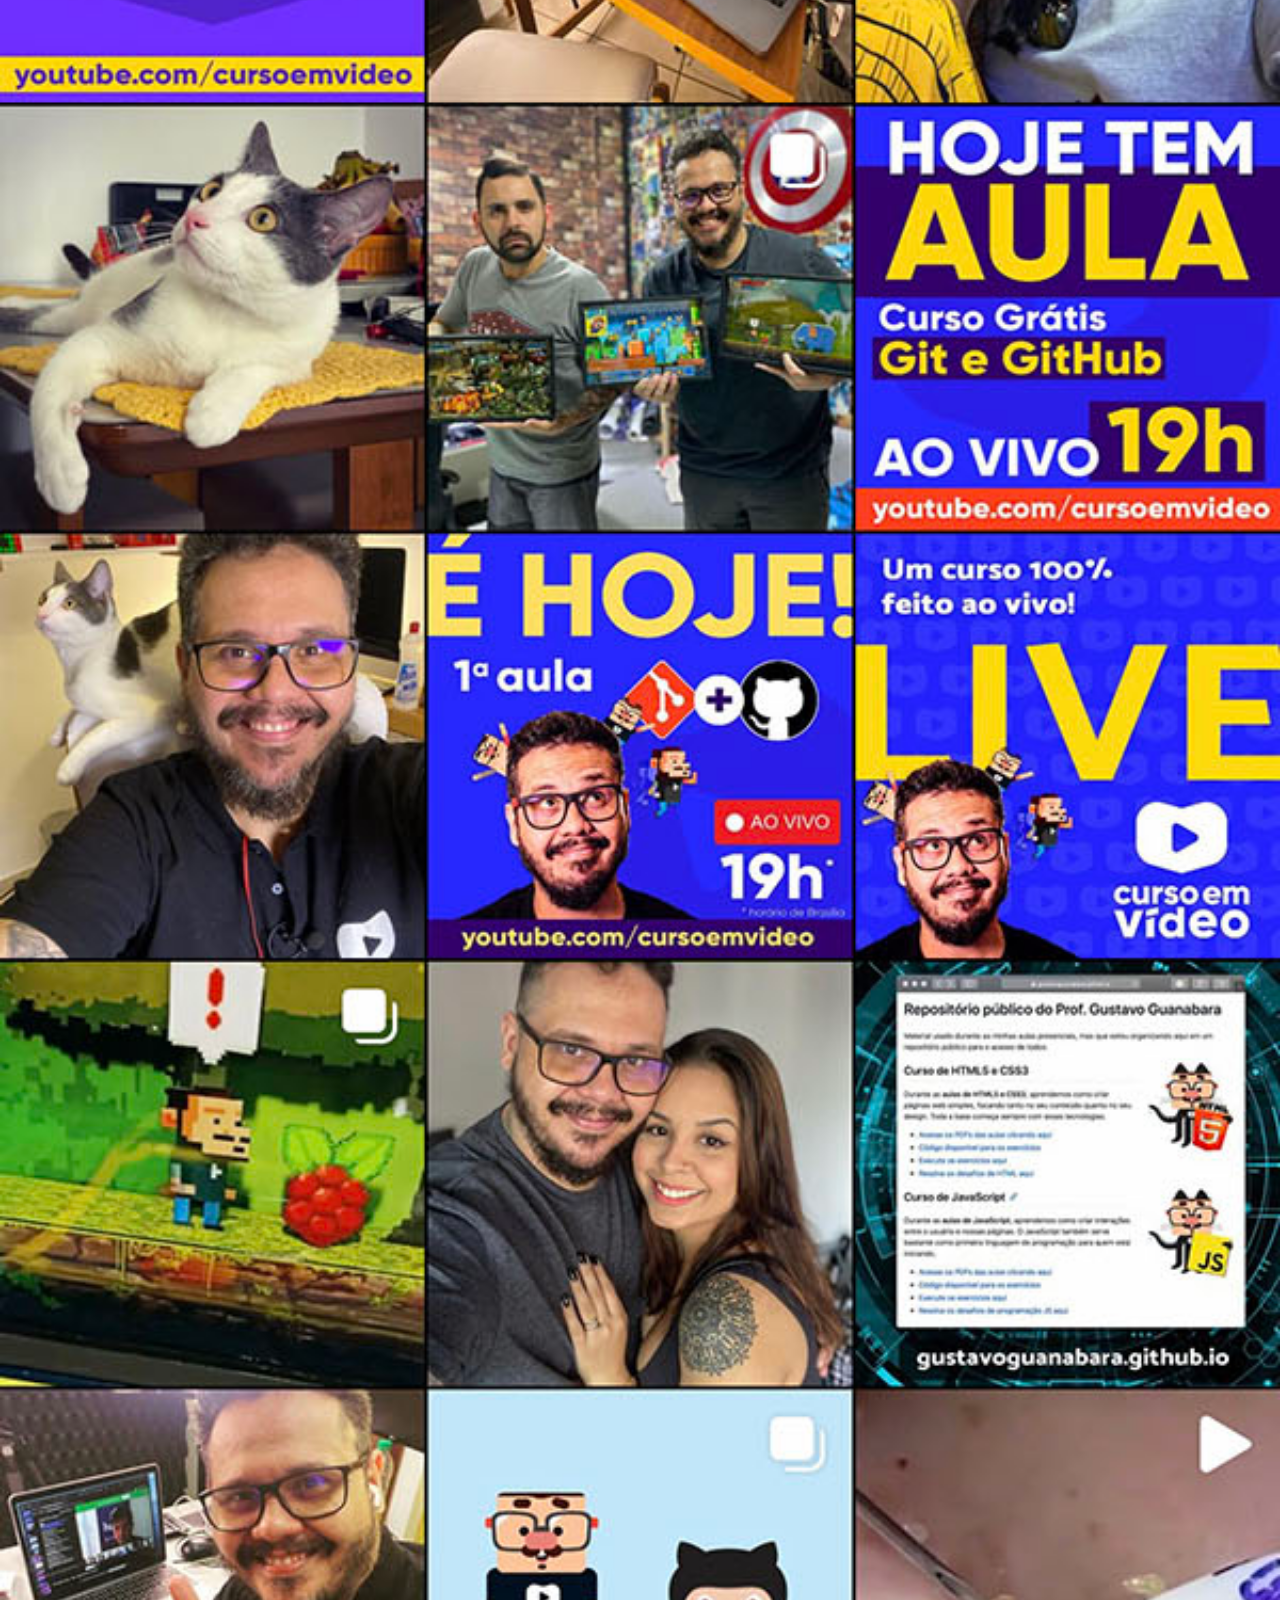
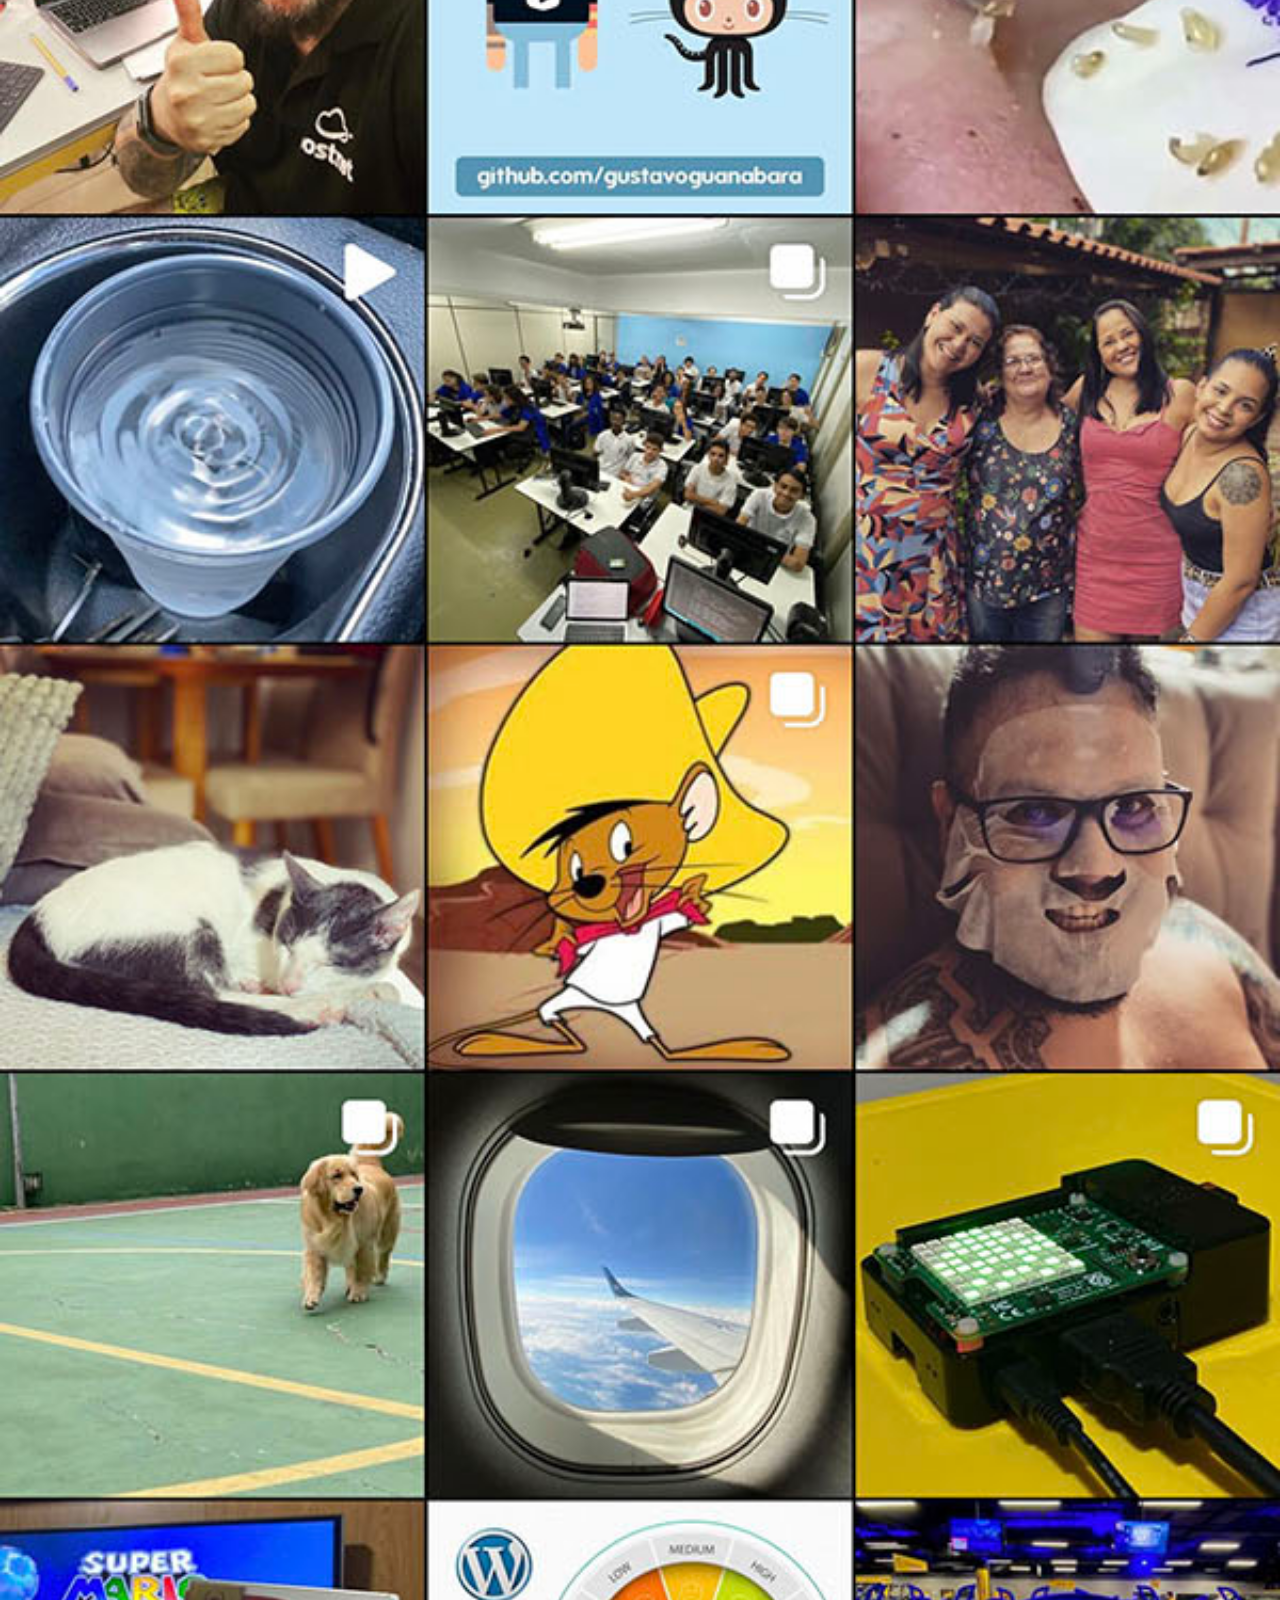
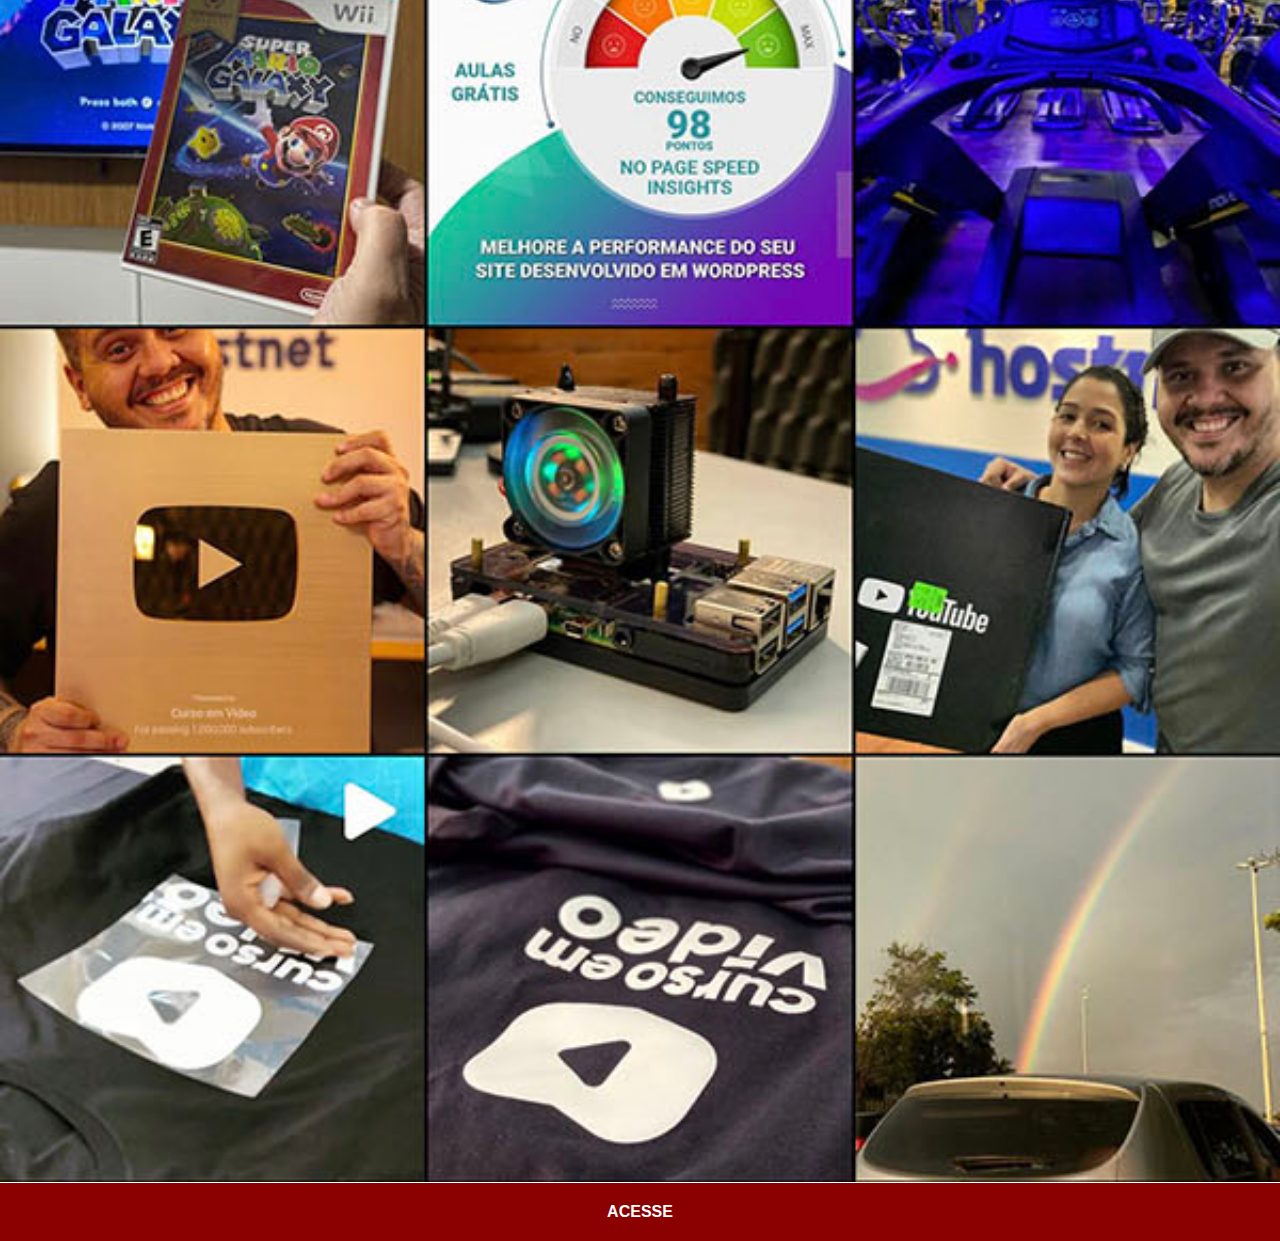
<file: Projeto Rede Social/instagram.html>
<!DOCTYPE html>
<html lang="pt-br">
<head>
    <meta charset="UTF-8">
    <meta http-equiv="X-UA-Compatible" content="IE=edge">
    <meta name="viewport" content="width=device-width, initial-scale=1.0">
    <title>Document</title>
    <link rel="stylesheet" href="estilo/social.css">
</head>
<body>
    <img src="imagens/tela-instagram.jpg" alt="instagram">
    <a href="https://www.instagram.com/" target="_blank">ACESSE</a>
</body>
</html>
</file>
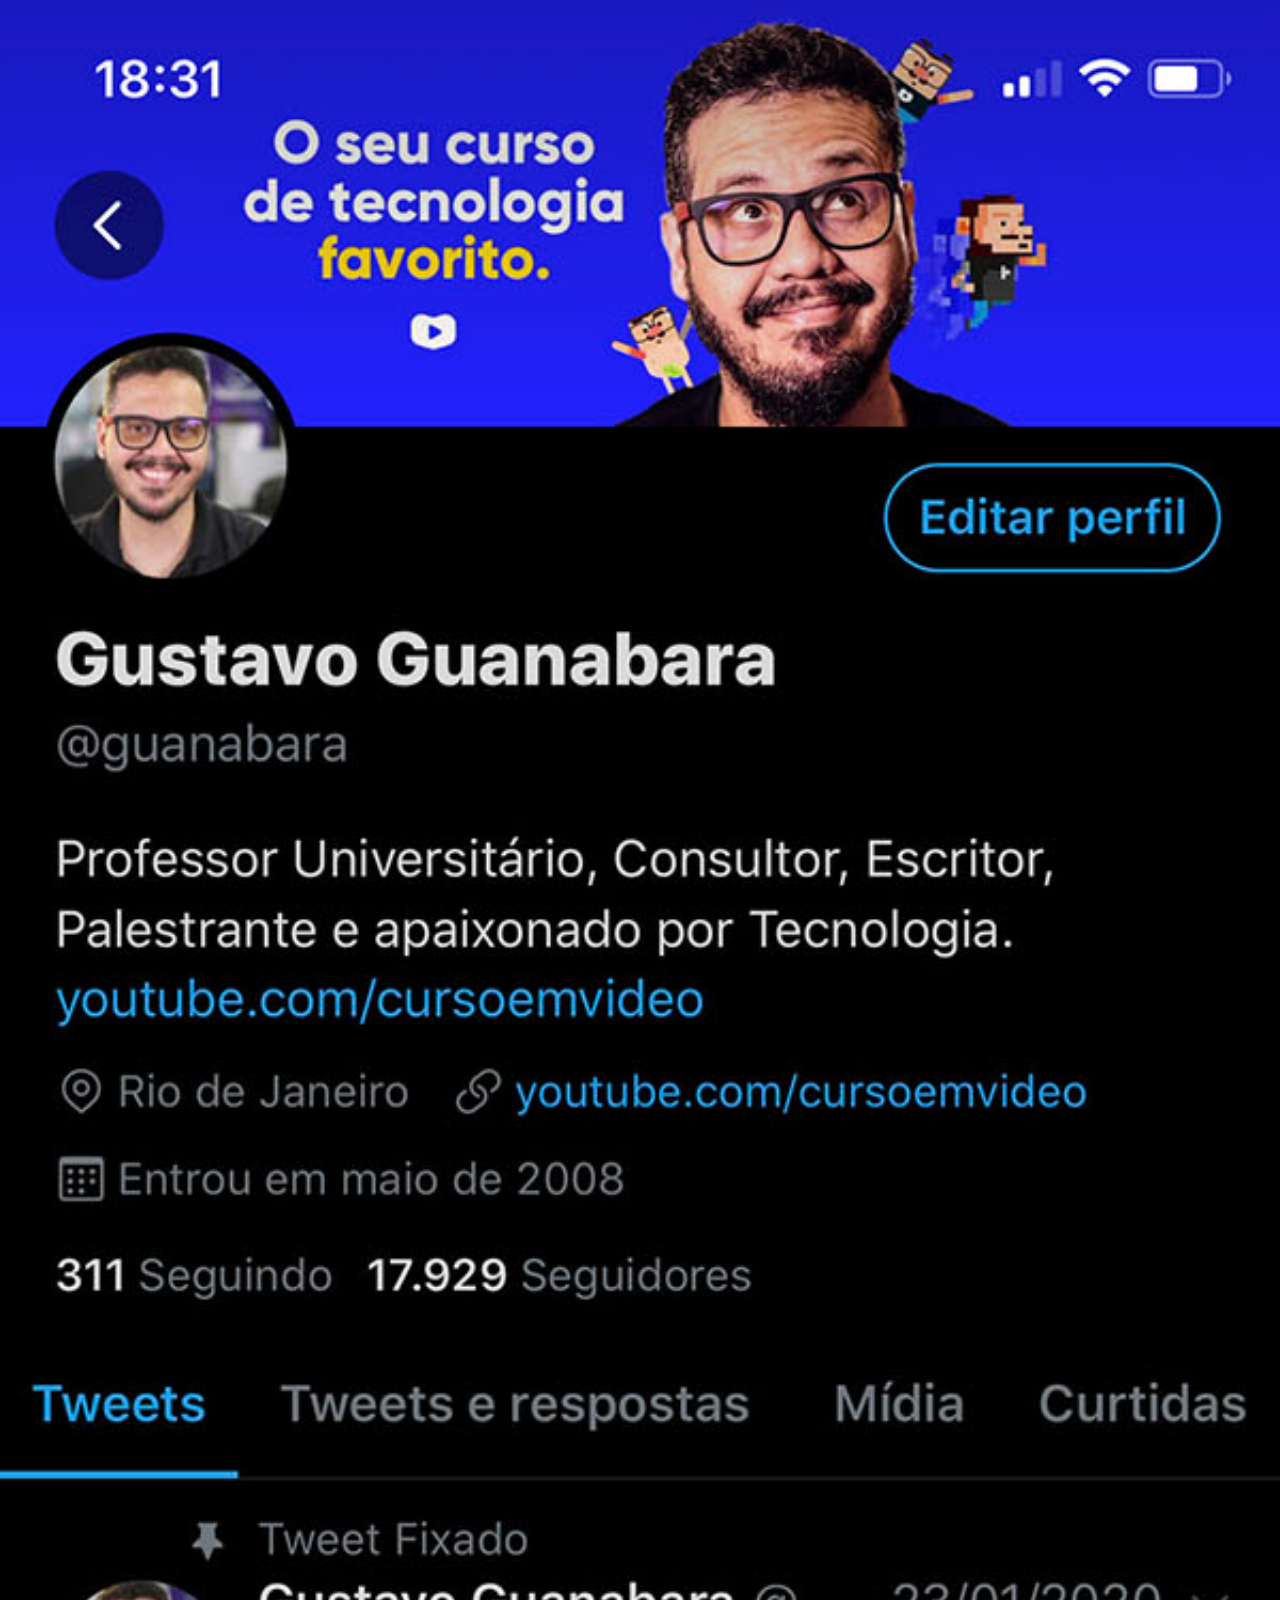
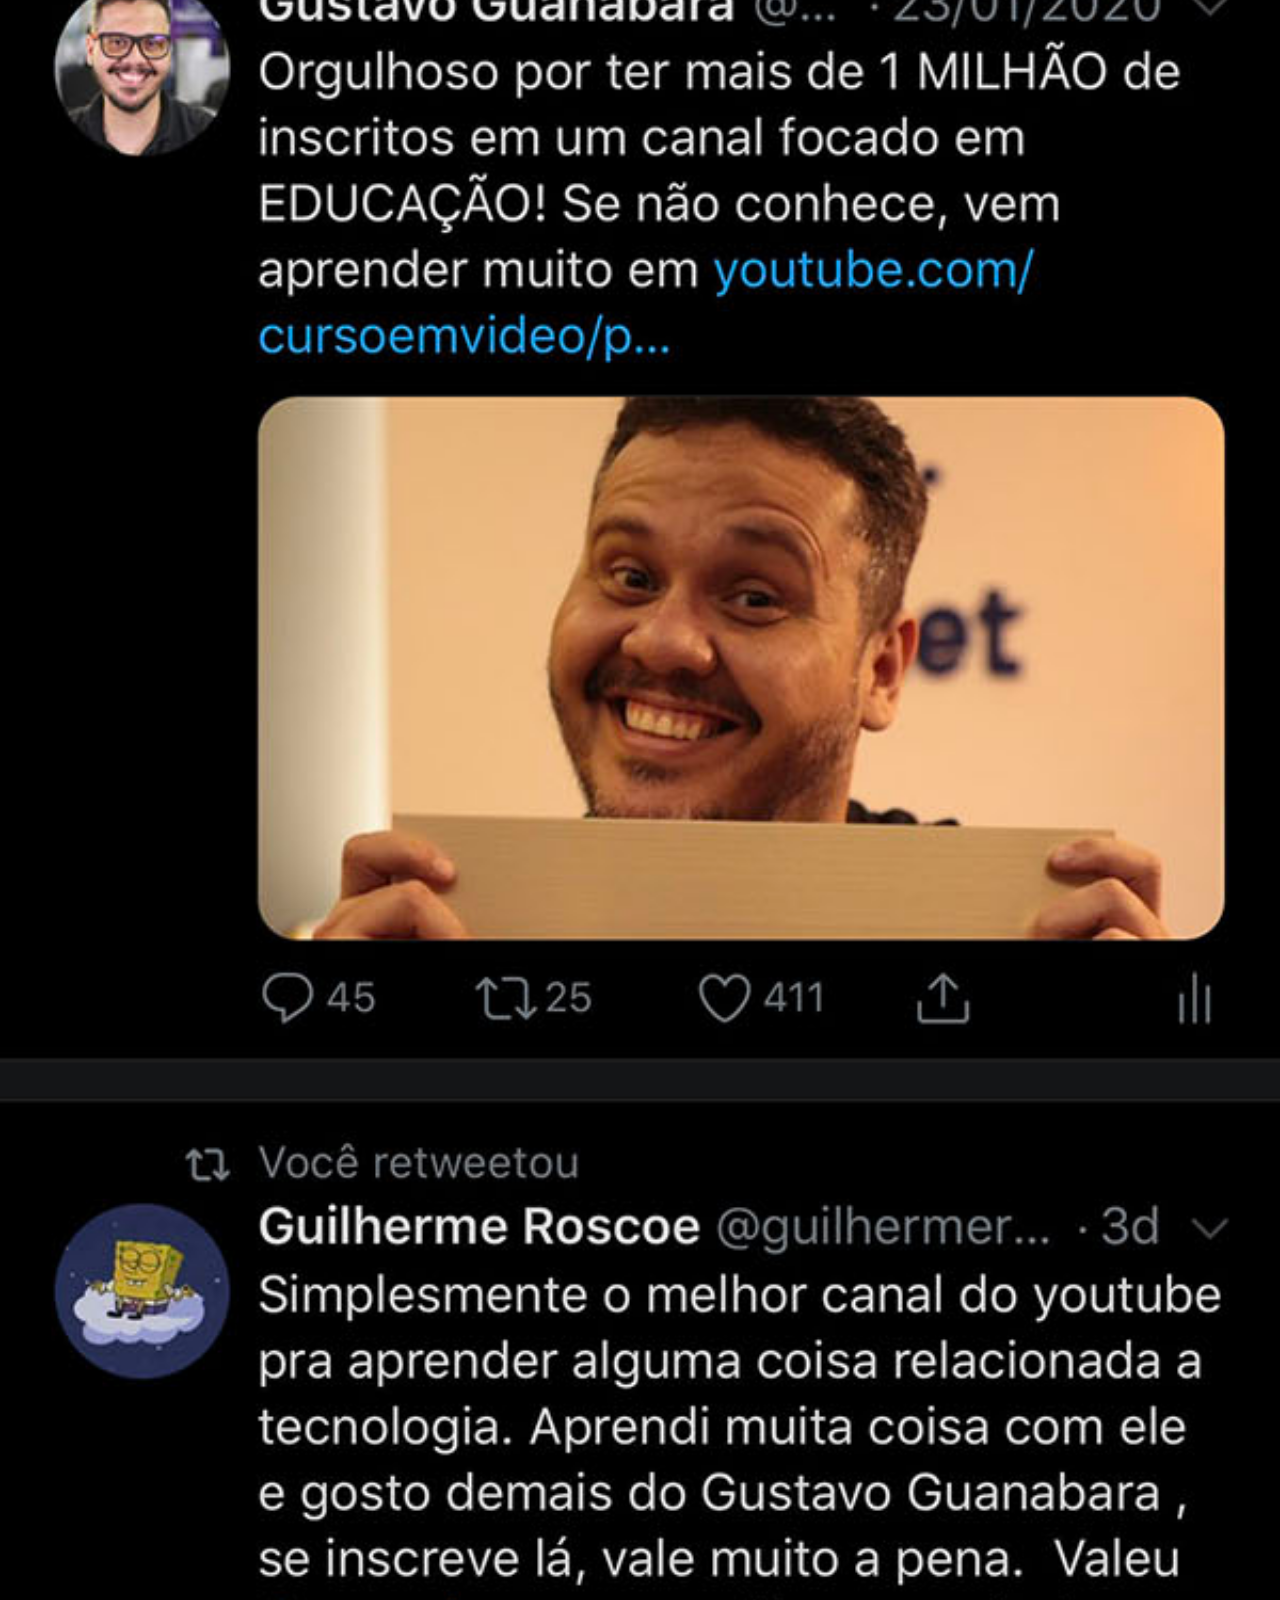
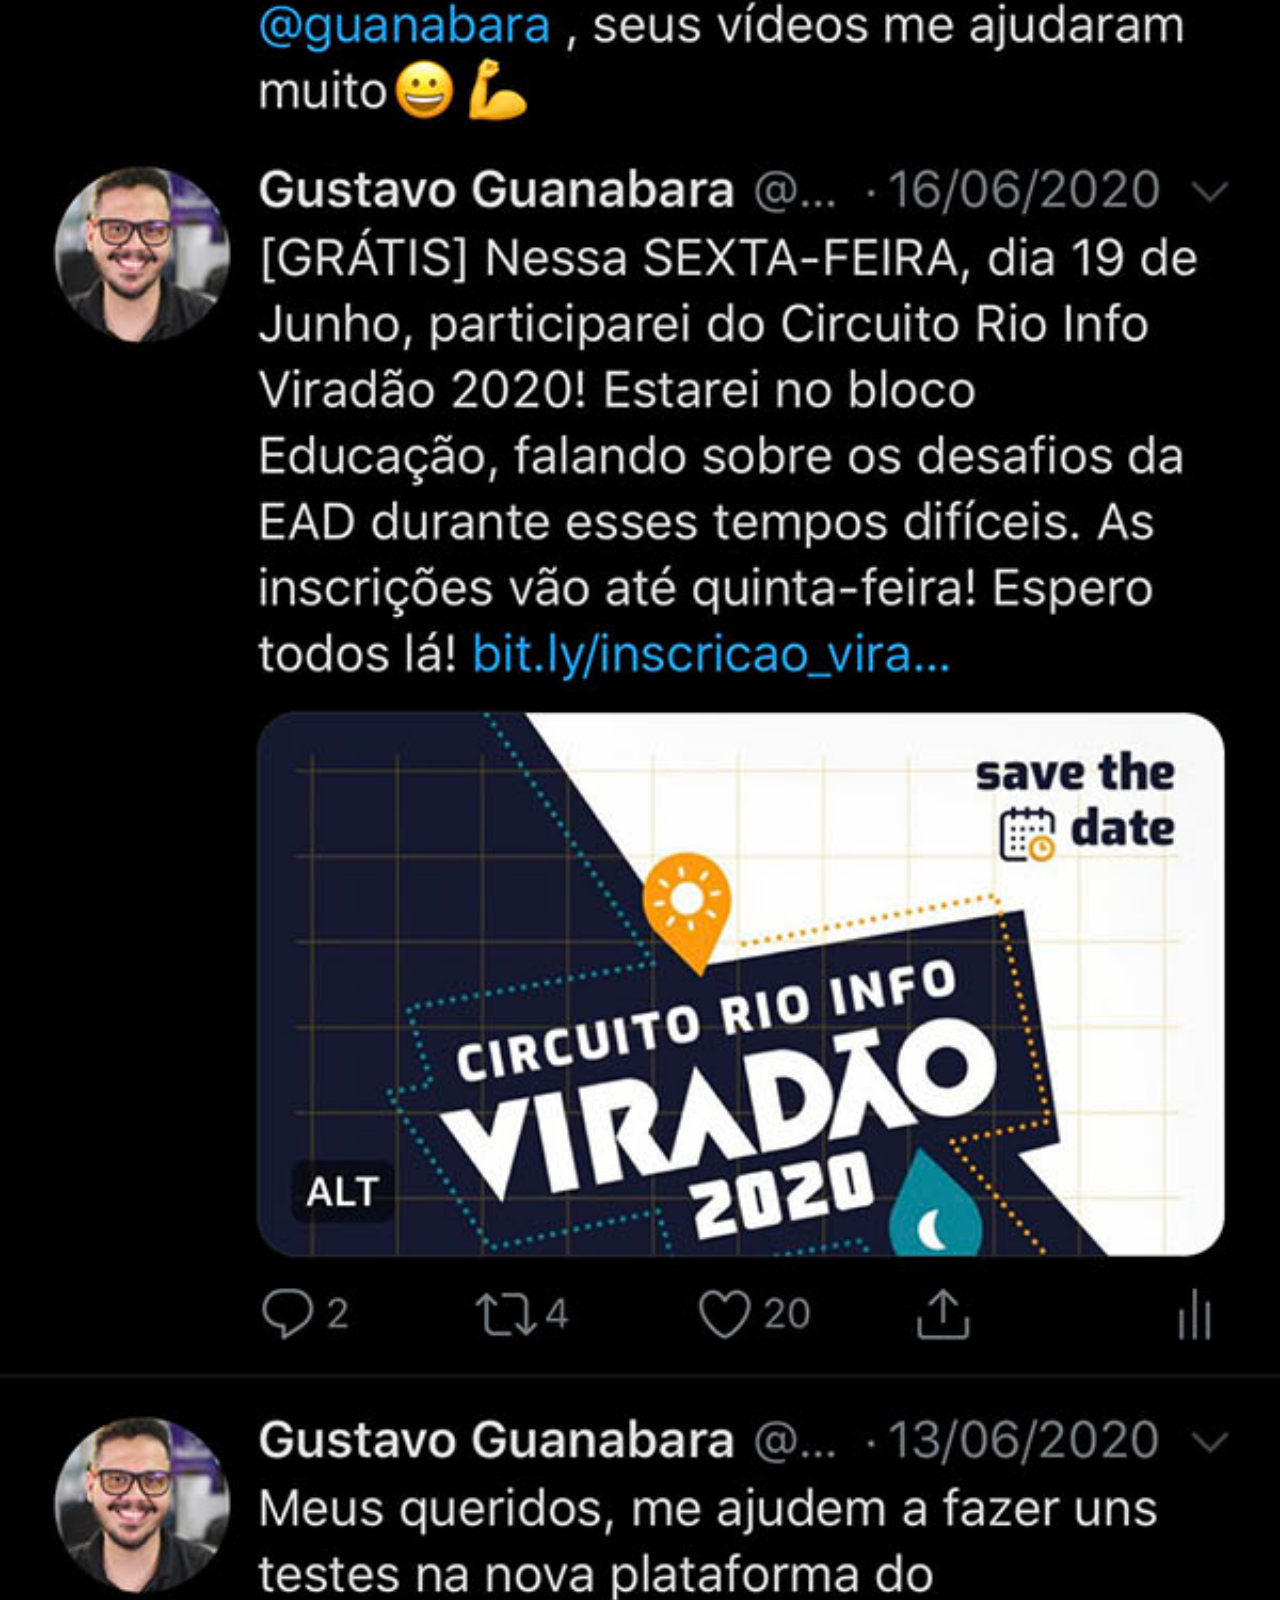
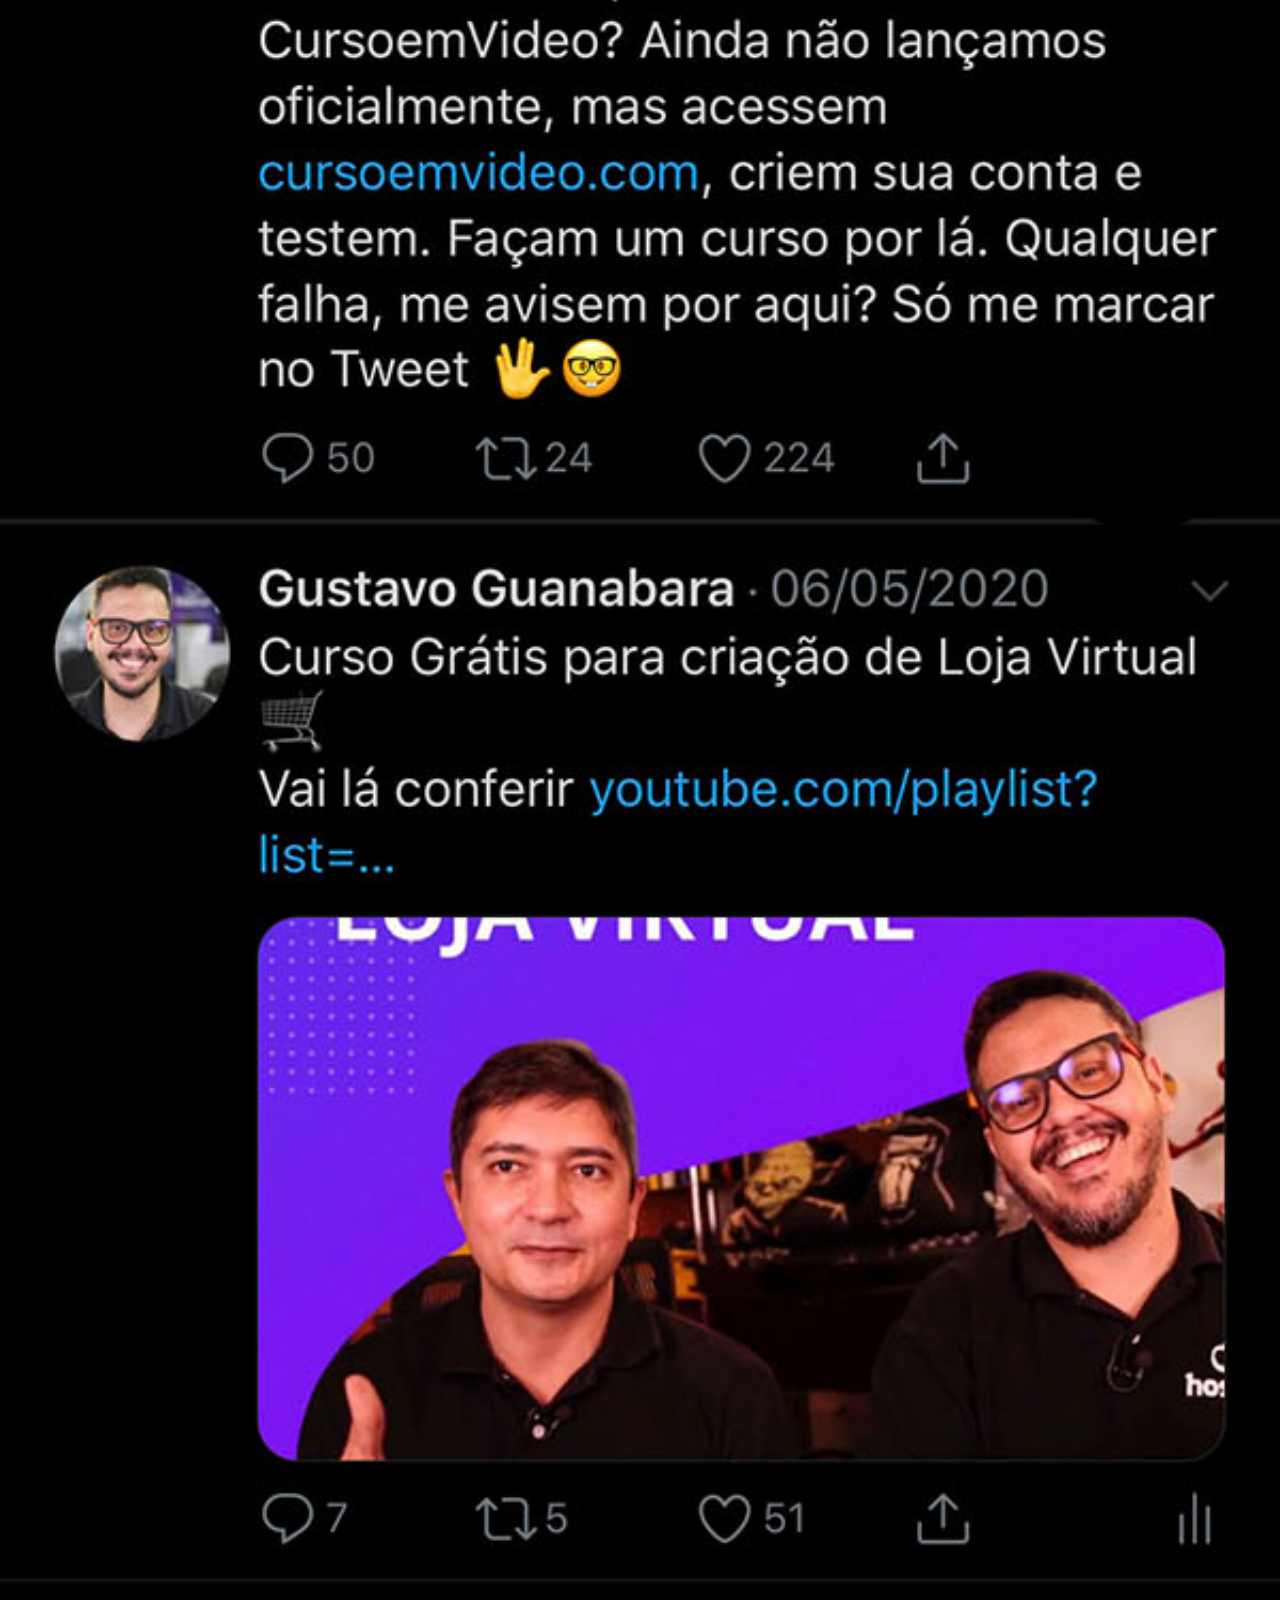
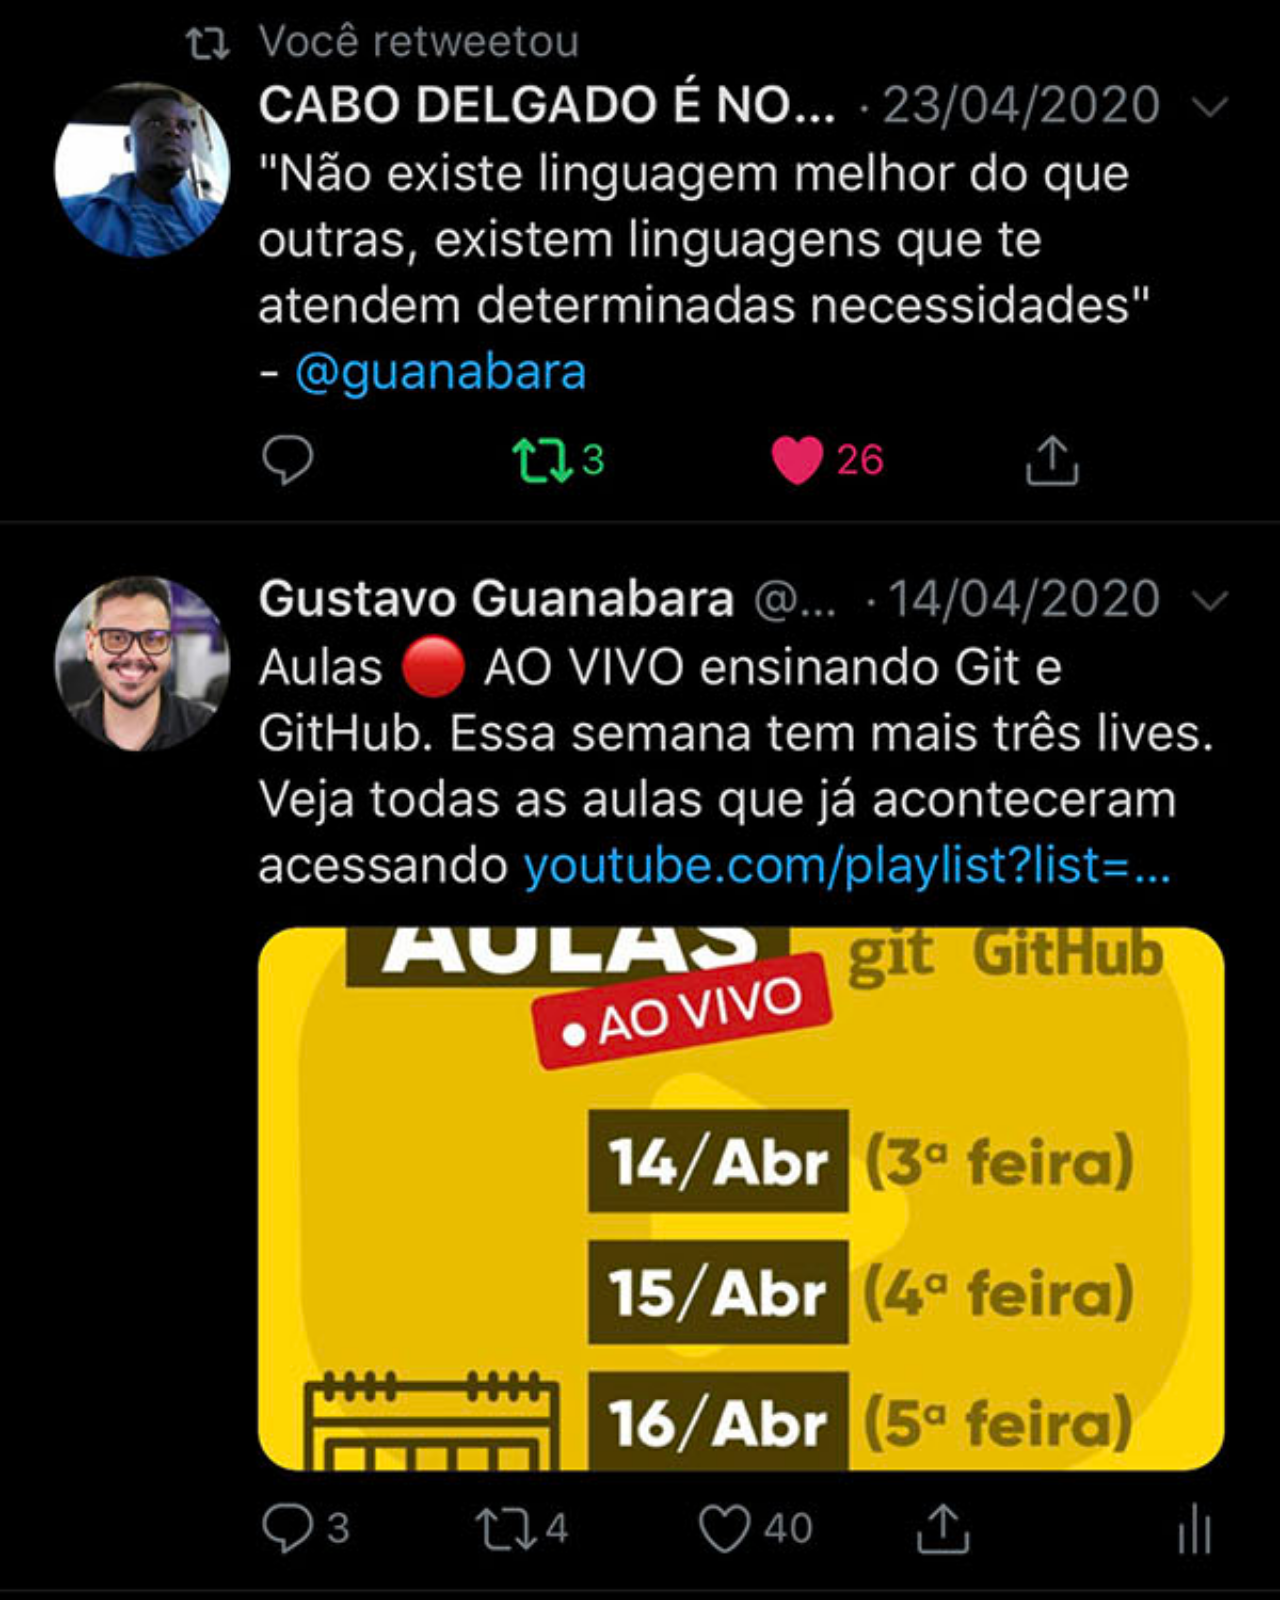
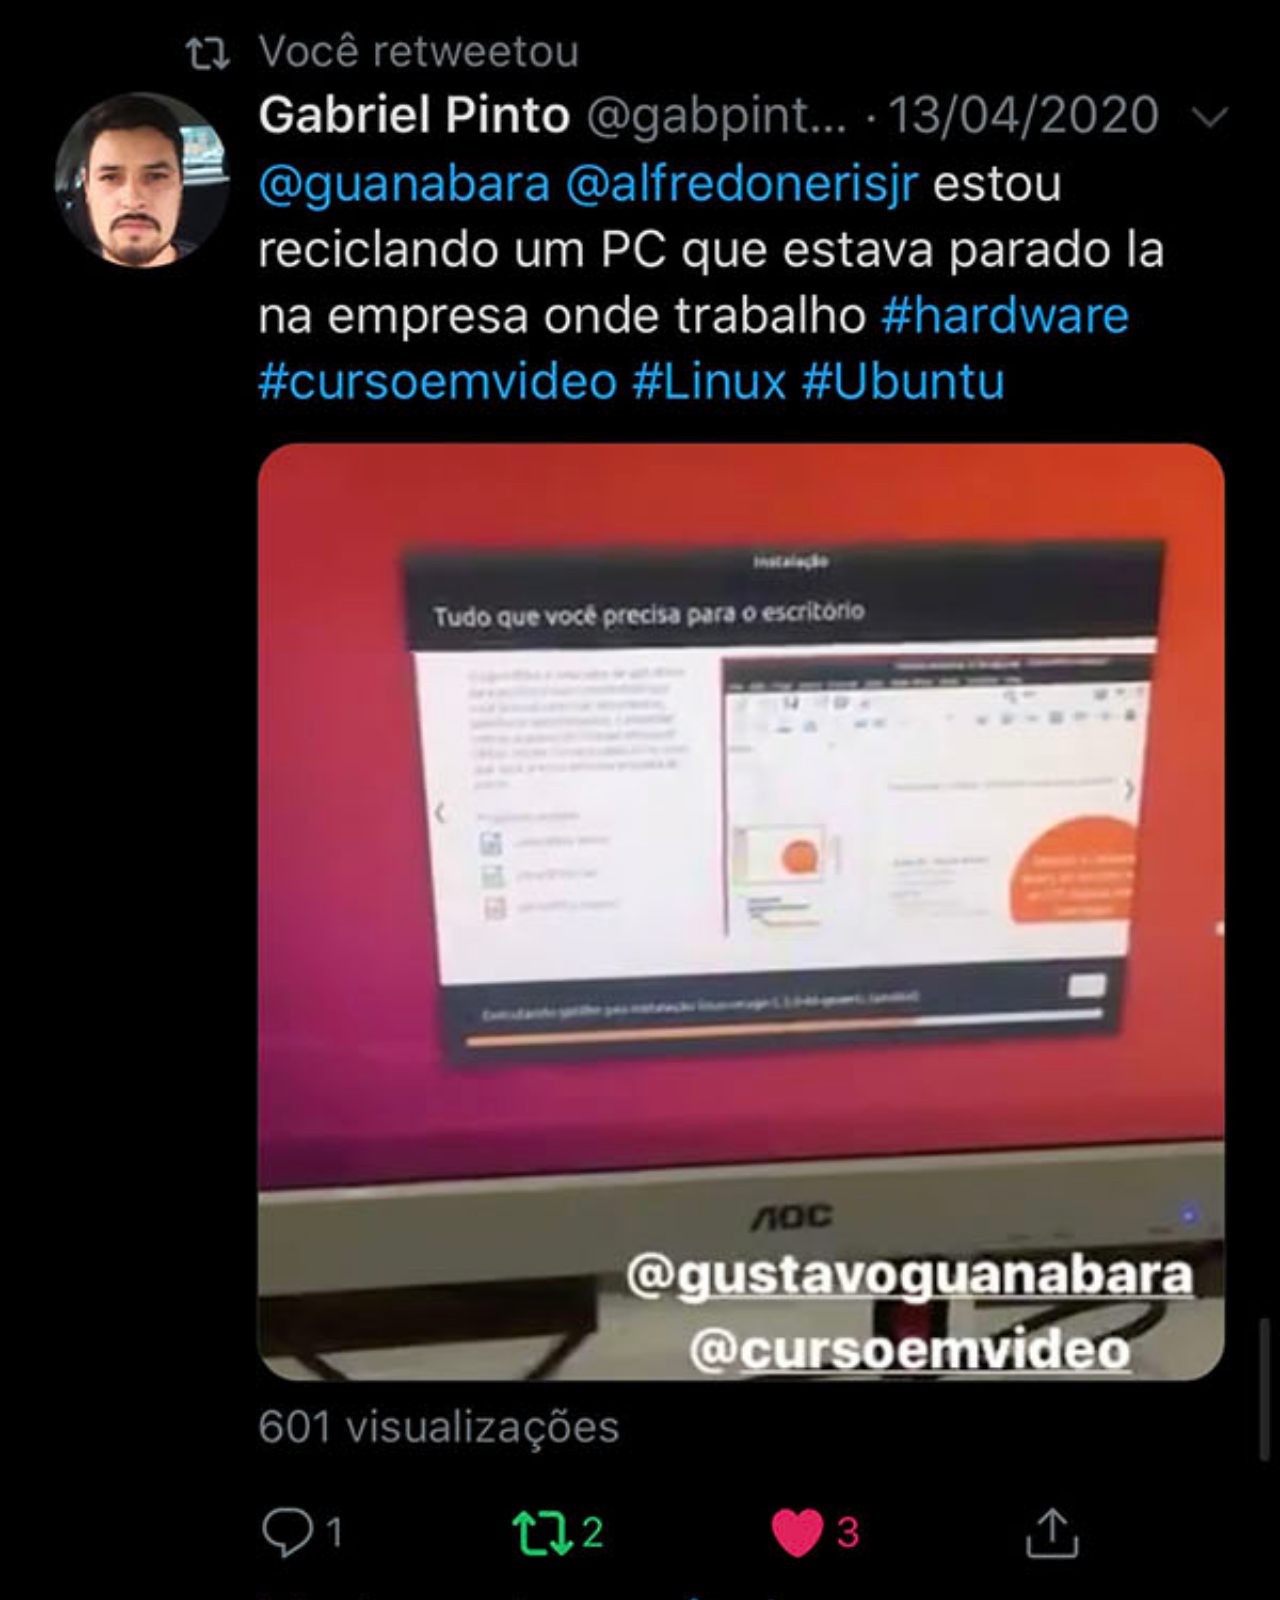
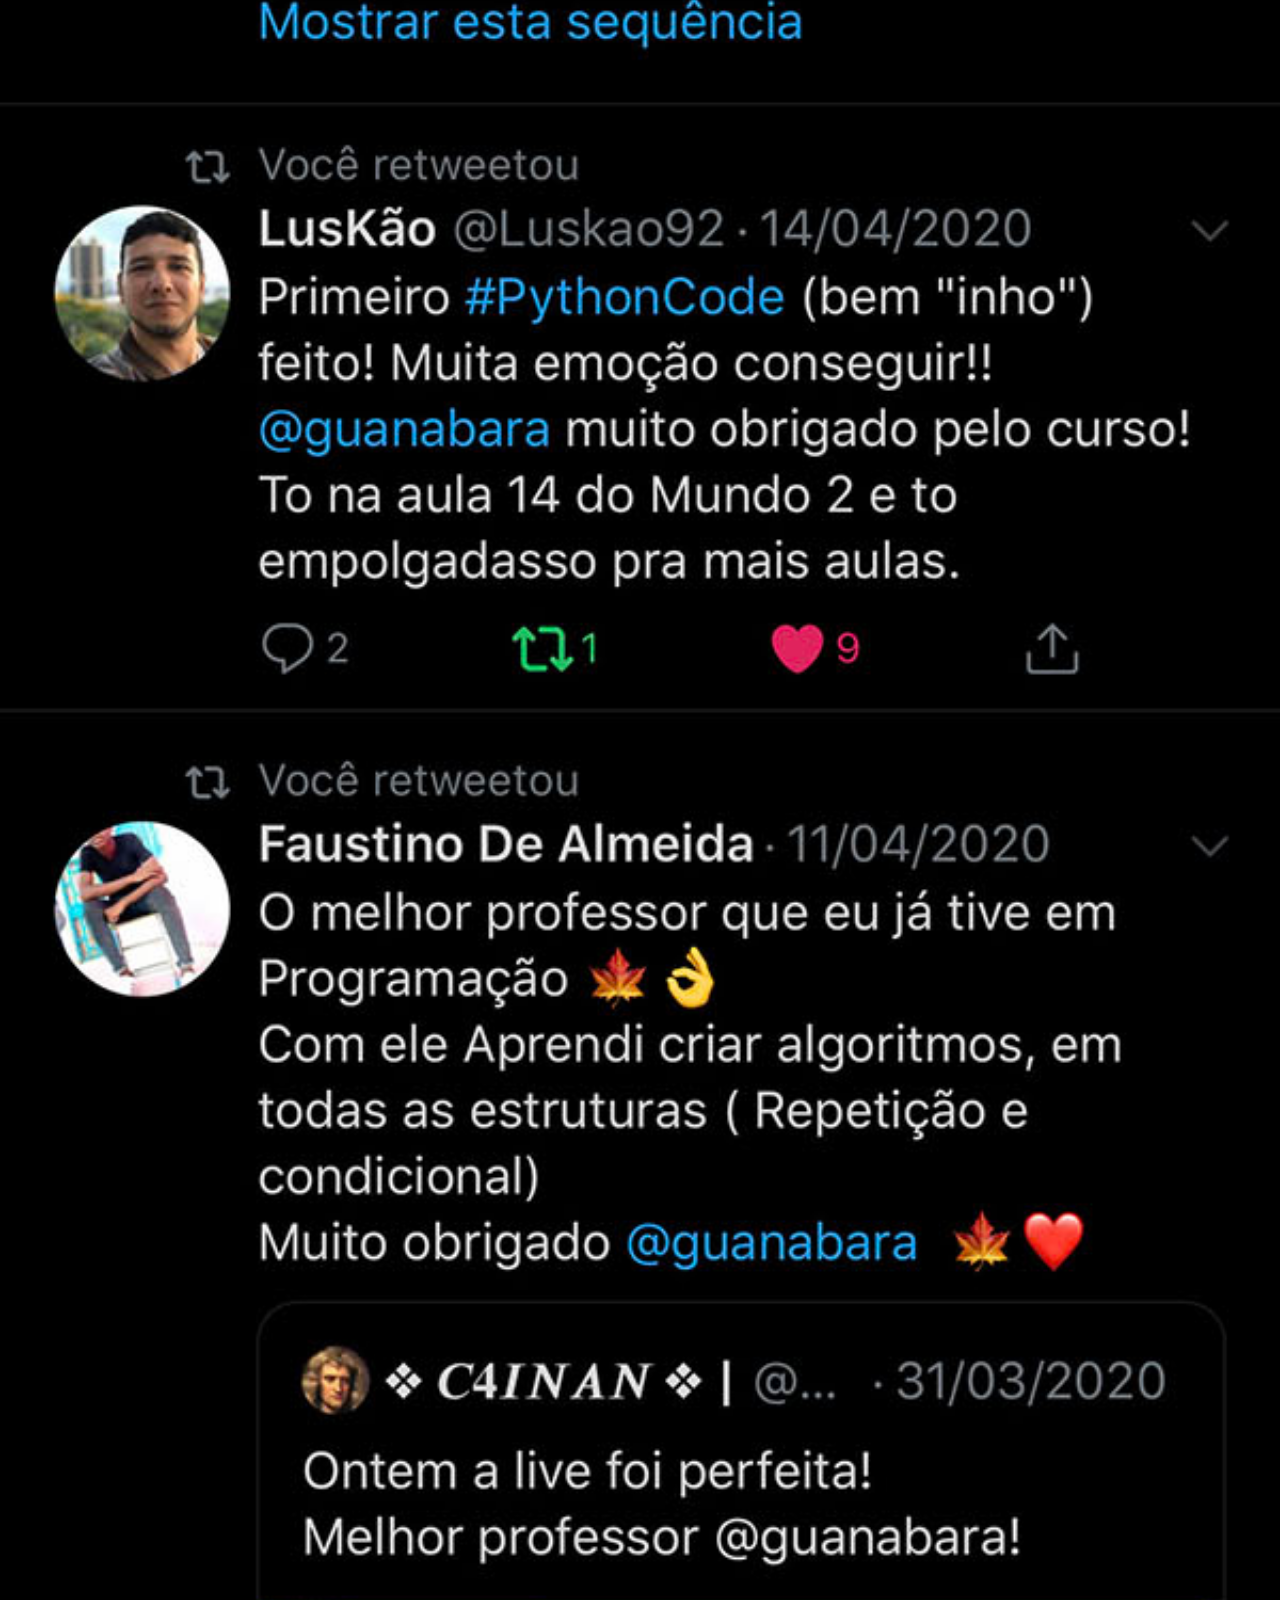
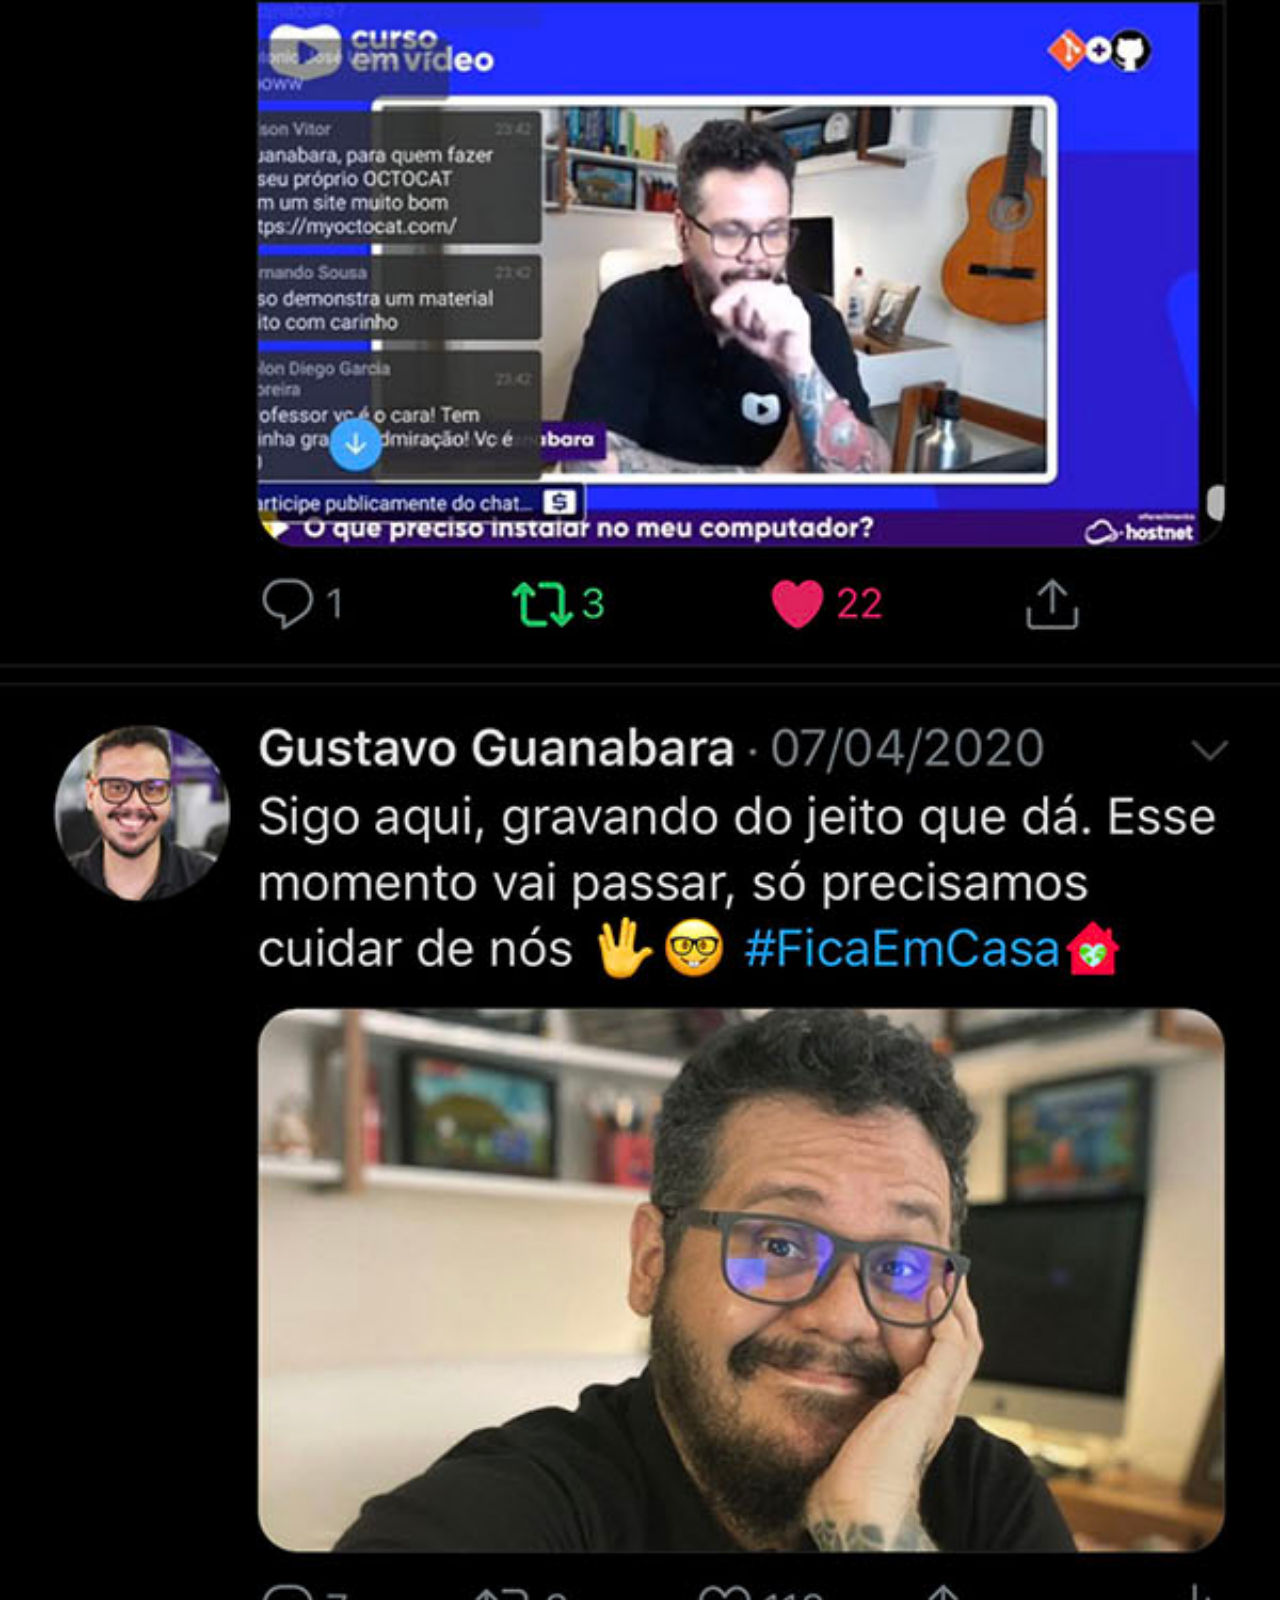
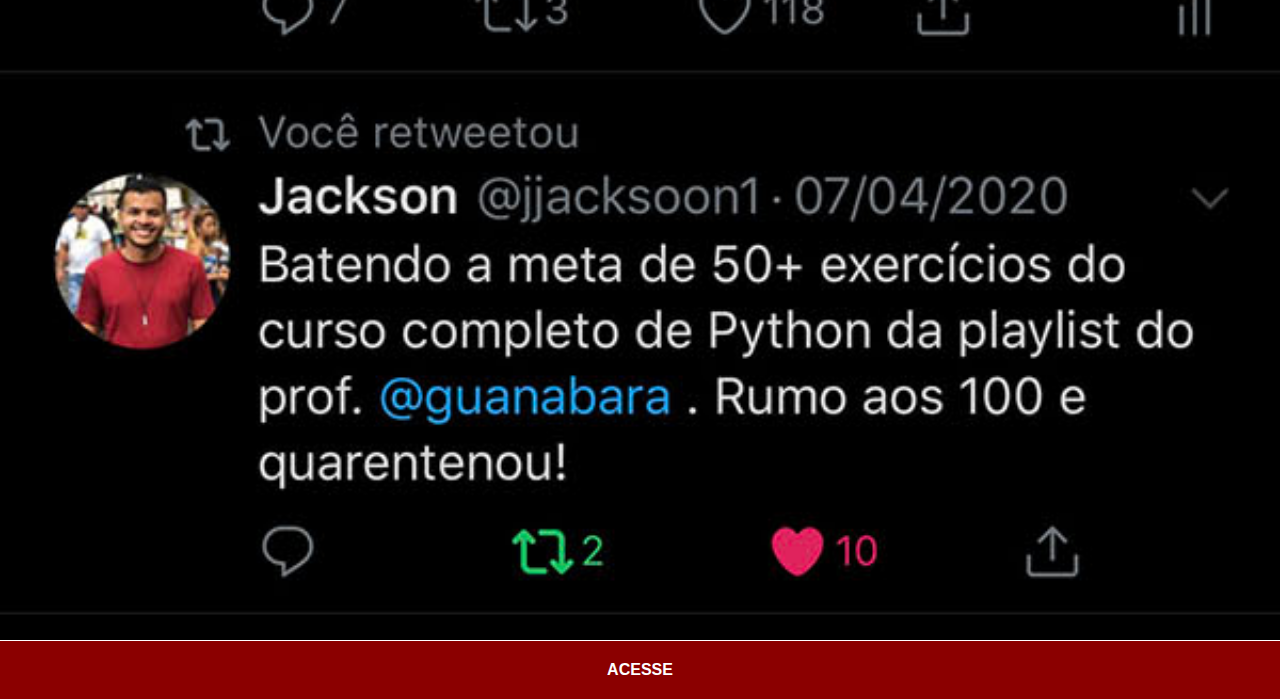
<file: Projeto Rede Social/twitter.html>
<!DOCTYPE html>
<html lang="pt-br">
<head>
    <meta charset="UTF-8">
    <meta http-equiv="X-UA-Compatible" content="IE=edge">
    <meta name="viewport" content="width=device-width, initial-scale=1.0">
    <title>Twitter</title>
    <link rel="stylesheet" href="estilo/social.css">
</head>
<body>
    <img src="imagens/tela-twitter.jpg" alt="Twitter">
    <a href="https://www.twitch.tv/gaules" target="_blank">ACESSE</a>
</body>
</html>
</file>
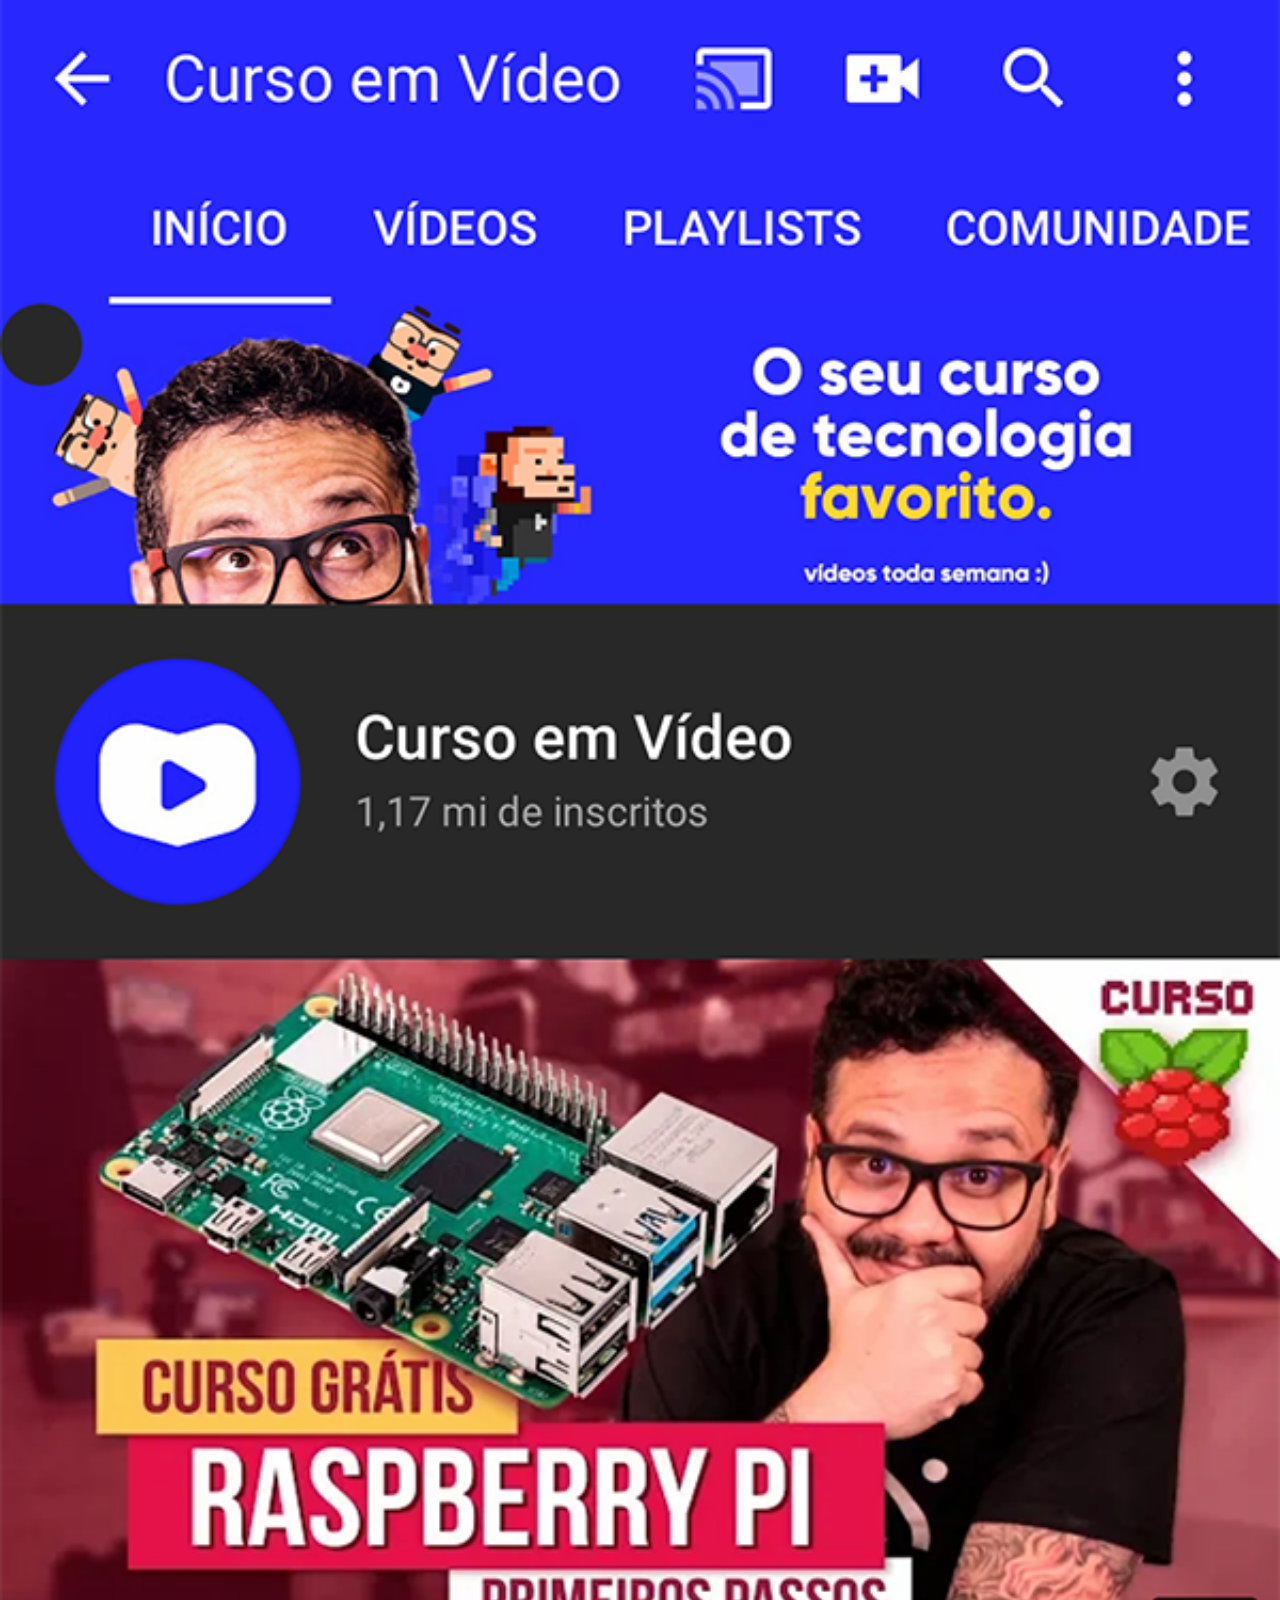
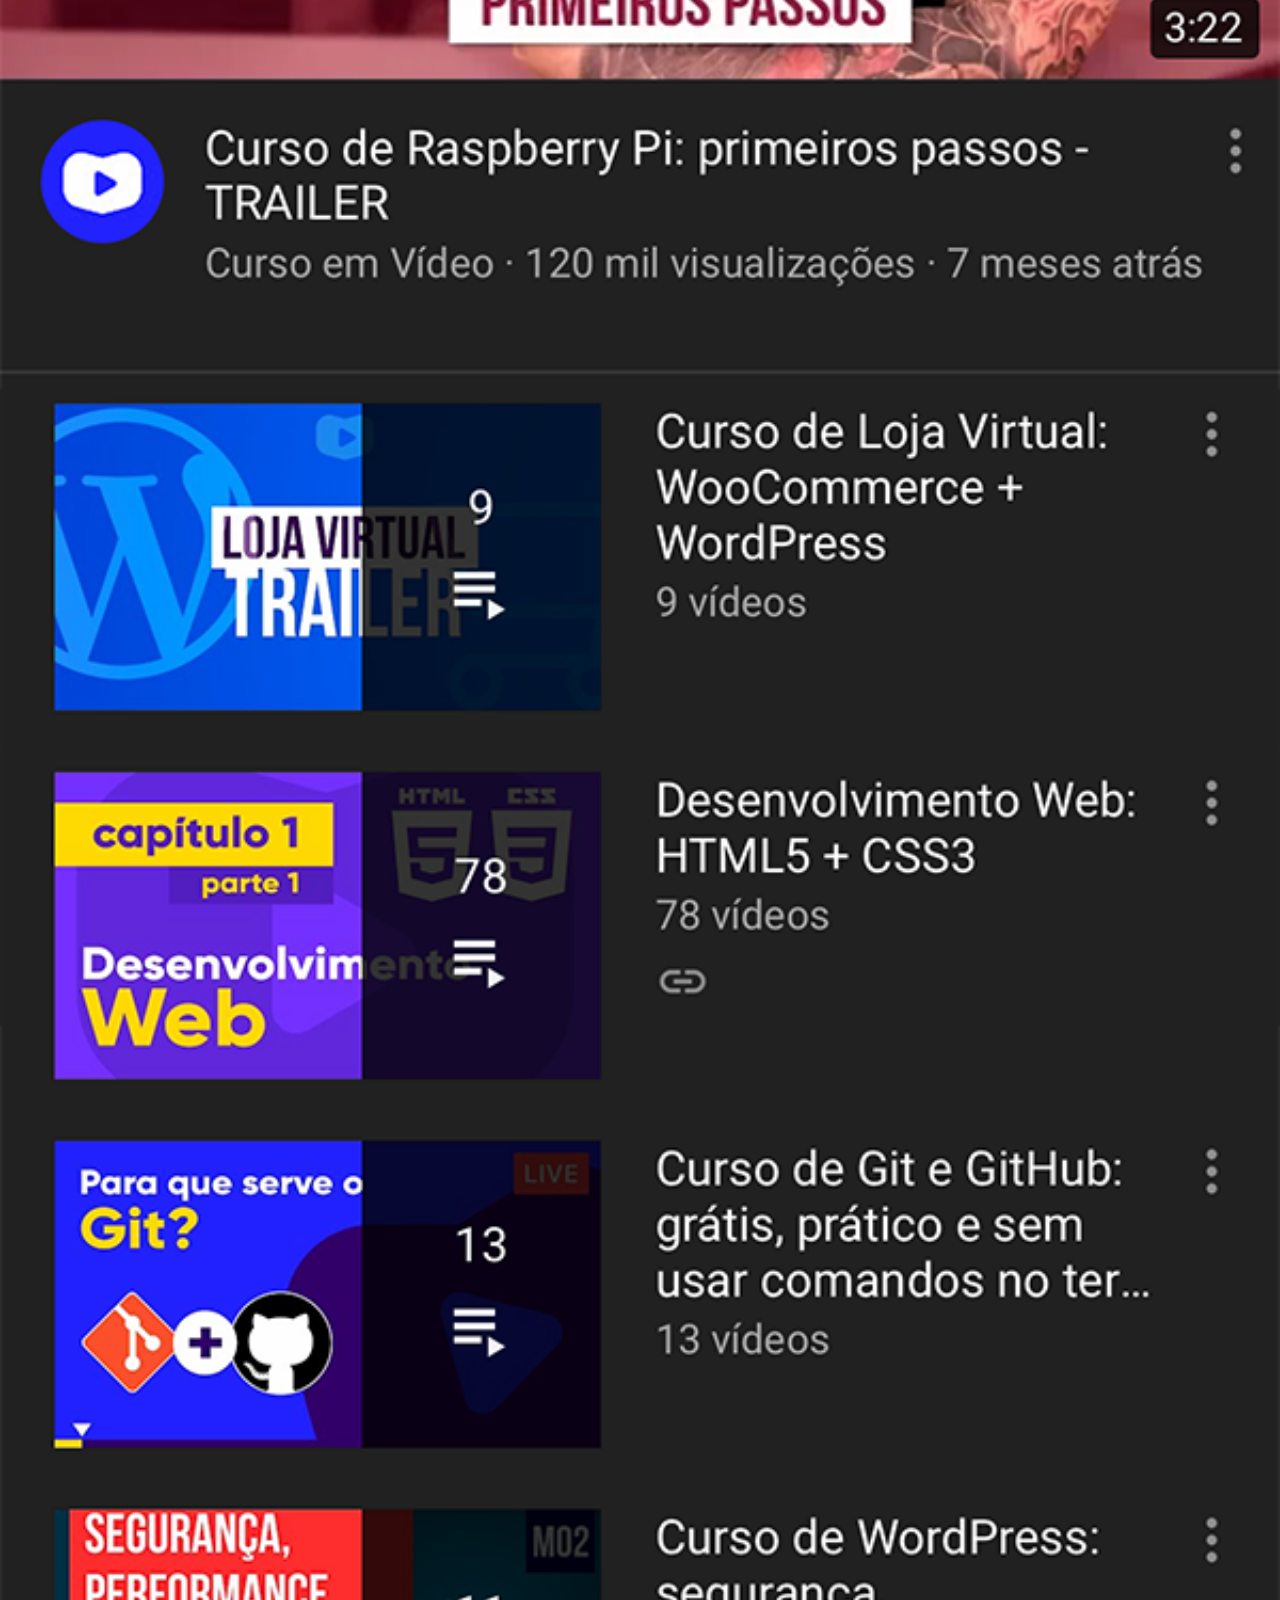
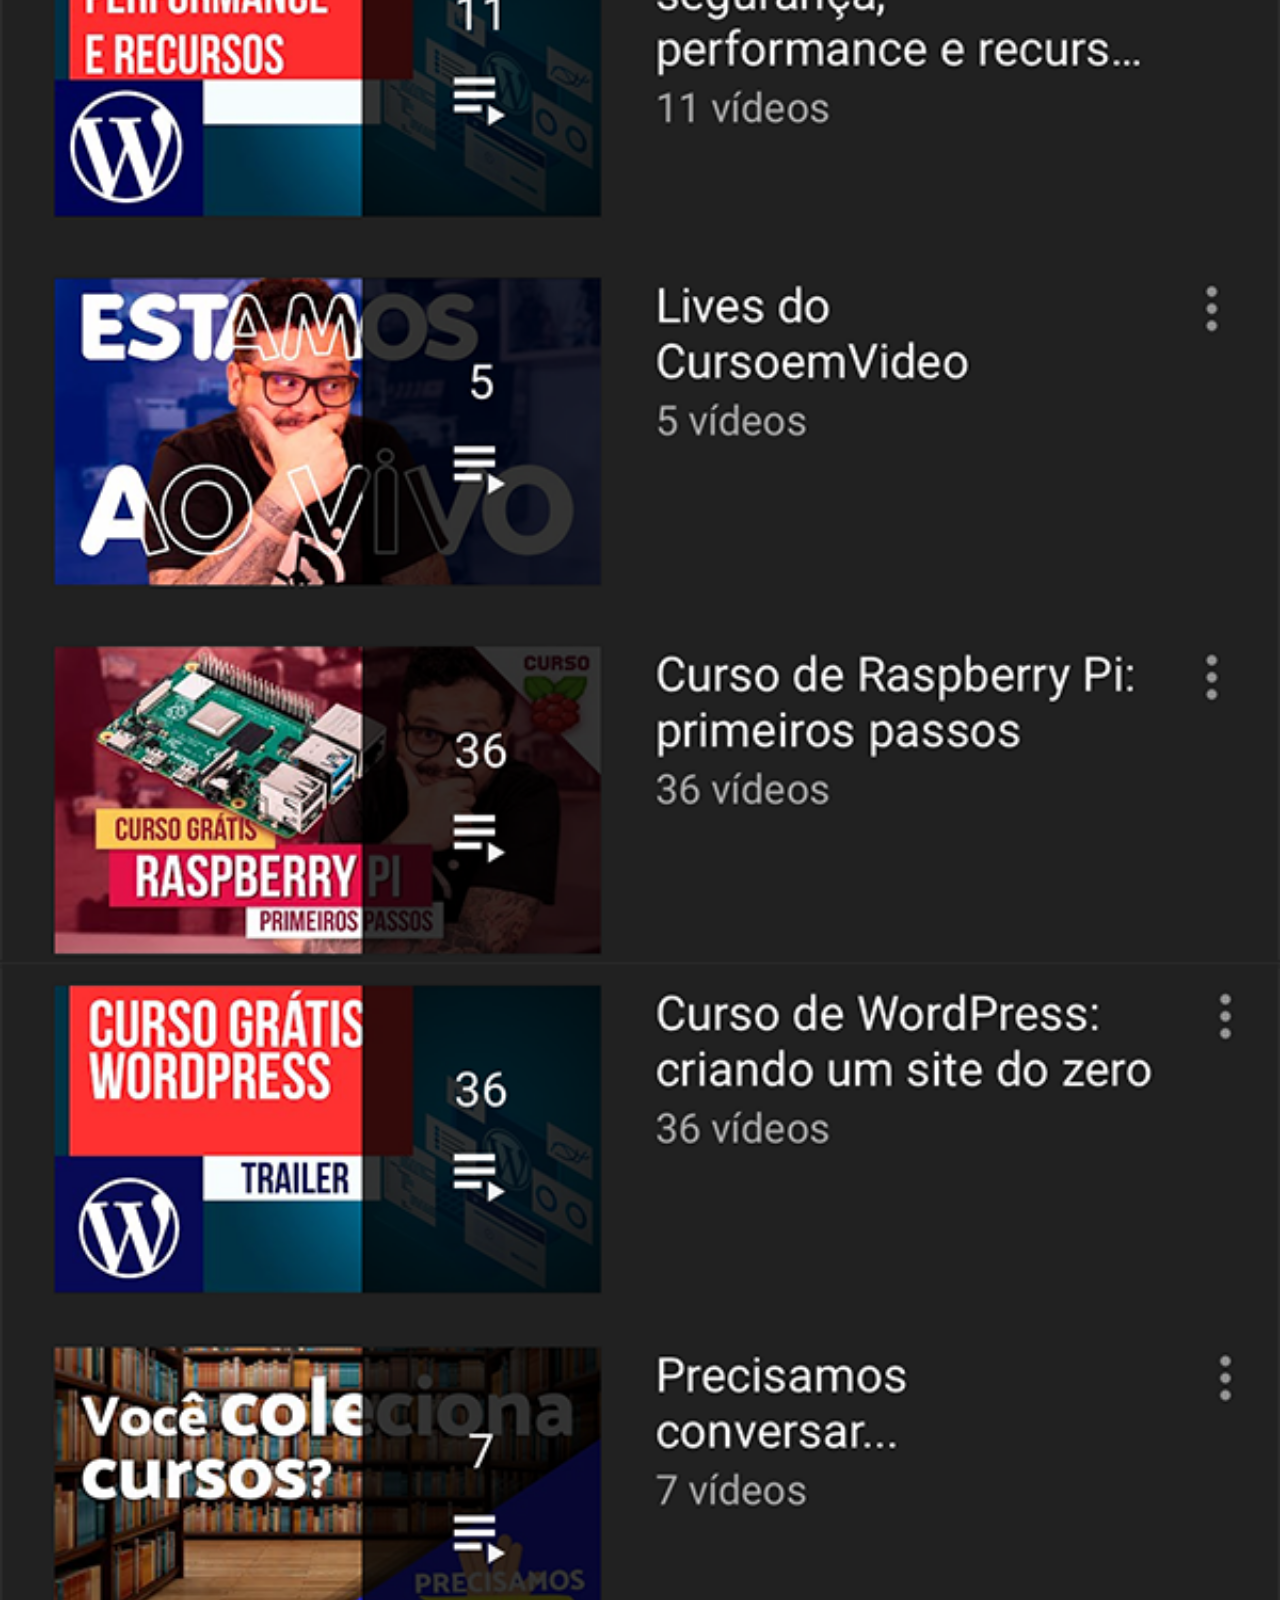
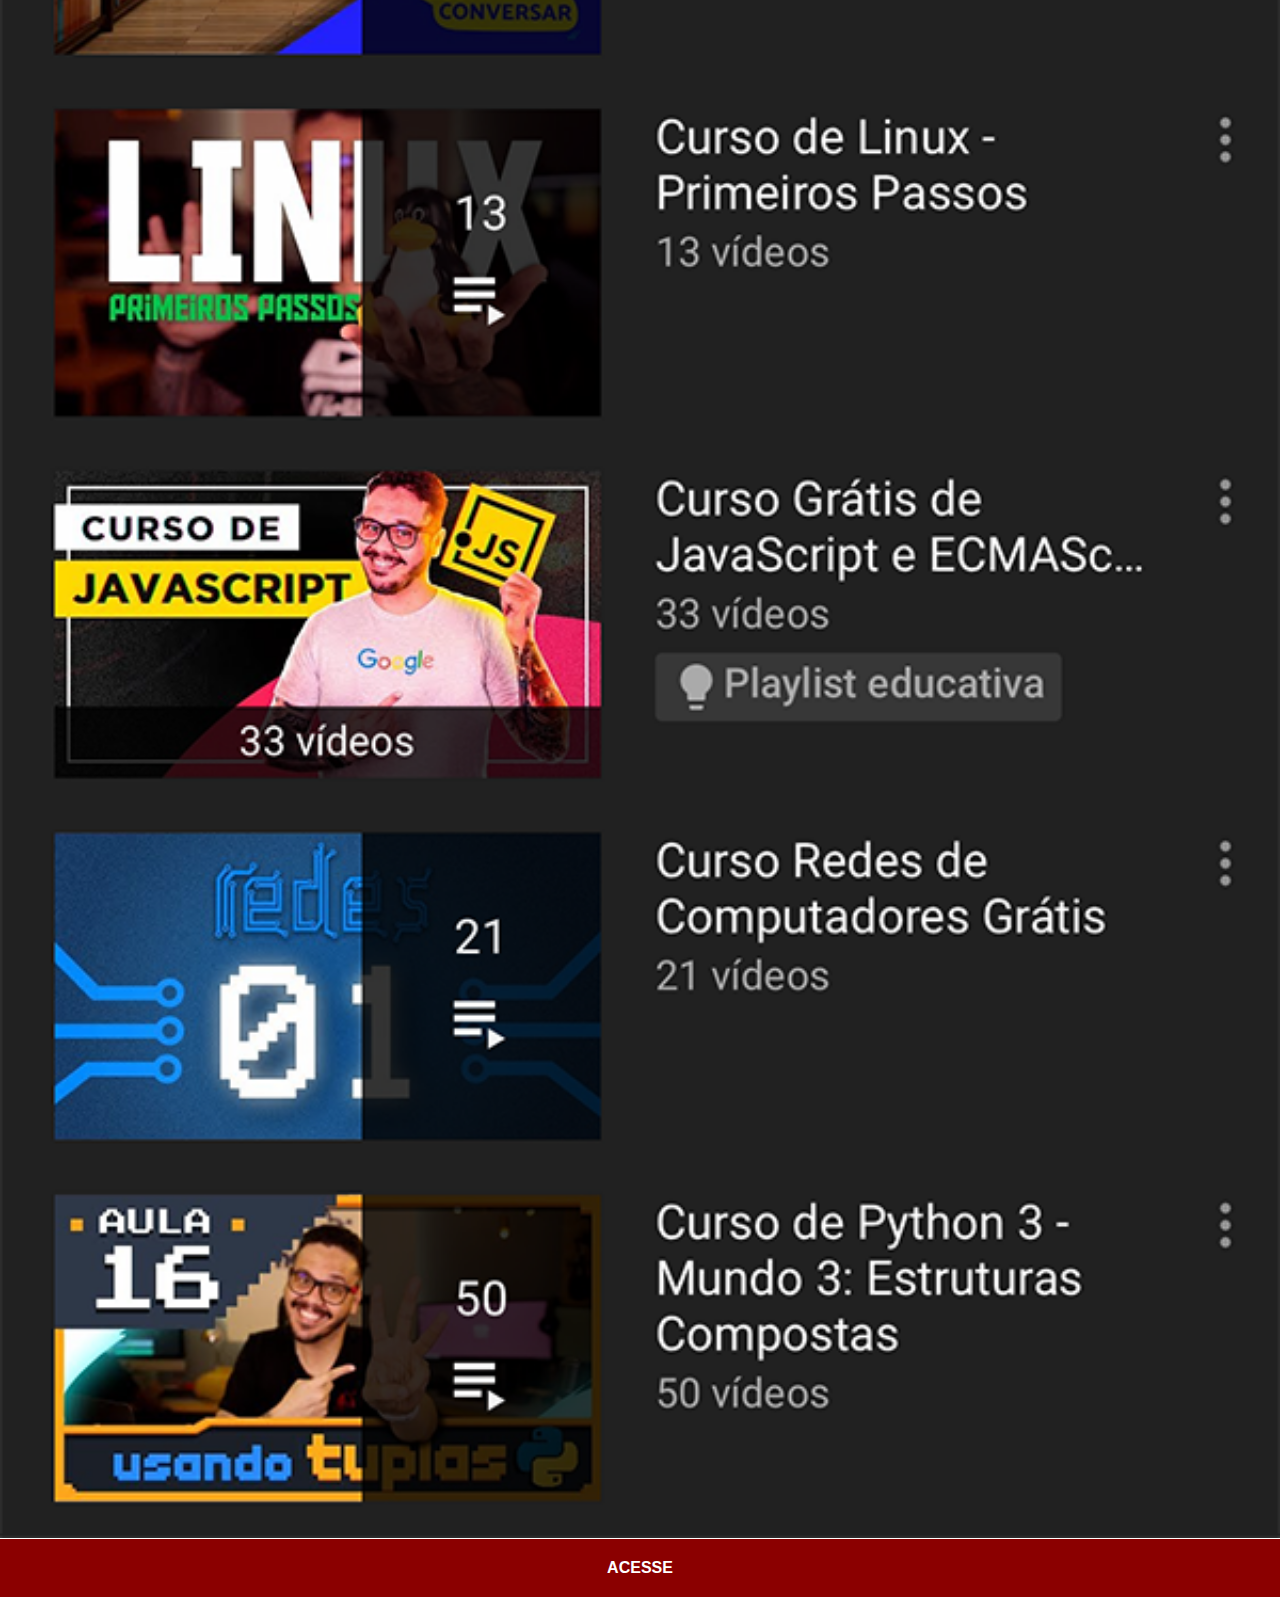
<file: Projeto Rede Social/youtube.html>
<!DOCTYPE html>
<html lang="pt-br">
<head>
    <meta charset="UTF-8">
    <meta http-equiv="X-UA-Compatible" content="IE=edge">
    <meta name="viewport" content="width=device-width, initial-scale=1.0">
    <title>Document</title>
    <link rel="stylesheet" href="estilo/social.css">
</head>
<body>
    <img src="imagens/tela-youtube.png" alt="Youtube">
    <a href="https://www.youtube.com/c/CursoemV%C3%ADdeo/playlists" target="_blank">ACESSE</a>
</body>
</html>
</file>
<file: estilos/style.css>
@charset "utf-8";

* {
    margin: 0px;
    padding: 0px;
    font-family: Arial, Helvetica, sans-serif;
}

html, body{
    height: 100vh;
    width: 100vw;
    background-color: black;
}

body {
    background: url(../imagens/fundo-madeira.jpg) no-repeat top center;
    background-size: cover;
    background-attachment: fixed;
}

main {
    position: relative;
    height: 100vh;
}

section#telefone {
    position: absolute;
    top: 50%;
    left: 50%;
    transform: translate(-50%,-50%);

    height: 627px;
    width: 311px;
    background: url('../imagens/frame-iphone.png') no-repeat;

}

iframe#tela {
    position: relative;
    top: 81px;
    left: 23px;
    width: 265px;
    height: 469px;

}

#redes-sociais {
    text-align: right;
}

#redes-sociais img {
    width: 50px;
    margin: 10px;
    border-radius: 50%;
    box-shadow: 2px 2px 10px rgba(0, 0, 0, 0.445);
    box-sizing: border-box;
}

#redes-sociais img:hover {
    border: 2px solid rgba(255, 255, 255, 0.589);
    transform: translate(-4px,-4px);
    box-shadow: 5px 5px 10px rgba(0, 0, 0, 0.644);
    transition: transform .3s, border .3s;
    
}
</file>
<file: estilos/social.css>
@charset "UTF-8";

* {
    margin: 0px;
    padding: 0px;
    font-family: Arial, Helvetica, sans-serif;
}

::-webkit-scrollbar {
    width: 0px;
    height: 0px;
}

img {
    width: 100vw;
}

a {
    color: white;
    display: block;
    background-color: darkred;
    margin: -3px;
    padding: 20px;
    font-weight: bolder;
    text-align: center;
    text-decoration: none;
}

a:hover {
    background-color: red;
}
</file>
<file: Projeto Rede Social/estilo/social.css>
@charset "UTF-8";

* {
    margin: 0px;
    padding: 0px;
    font-family: Arial, Helvetica, sans-serif;
}

::-webkit-scrollbar {
    width: 0px;
    height: 0px;
}

img {
    width: 100vw;
}

a {
    color: white;
    display: block;
    background-color: darkred;
    margin: -3px;
    padding: 20px;
    font-weight: bolder;
    text-align: center;
    text-decoration: none;
}

a:hover {
    background-color: red;
}
</file>
